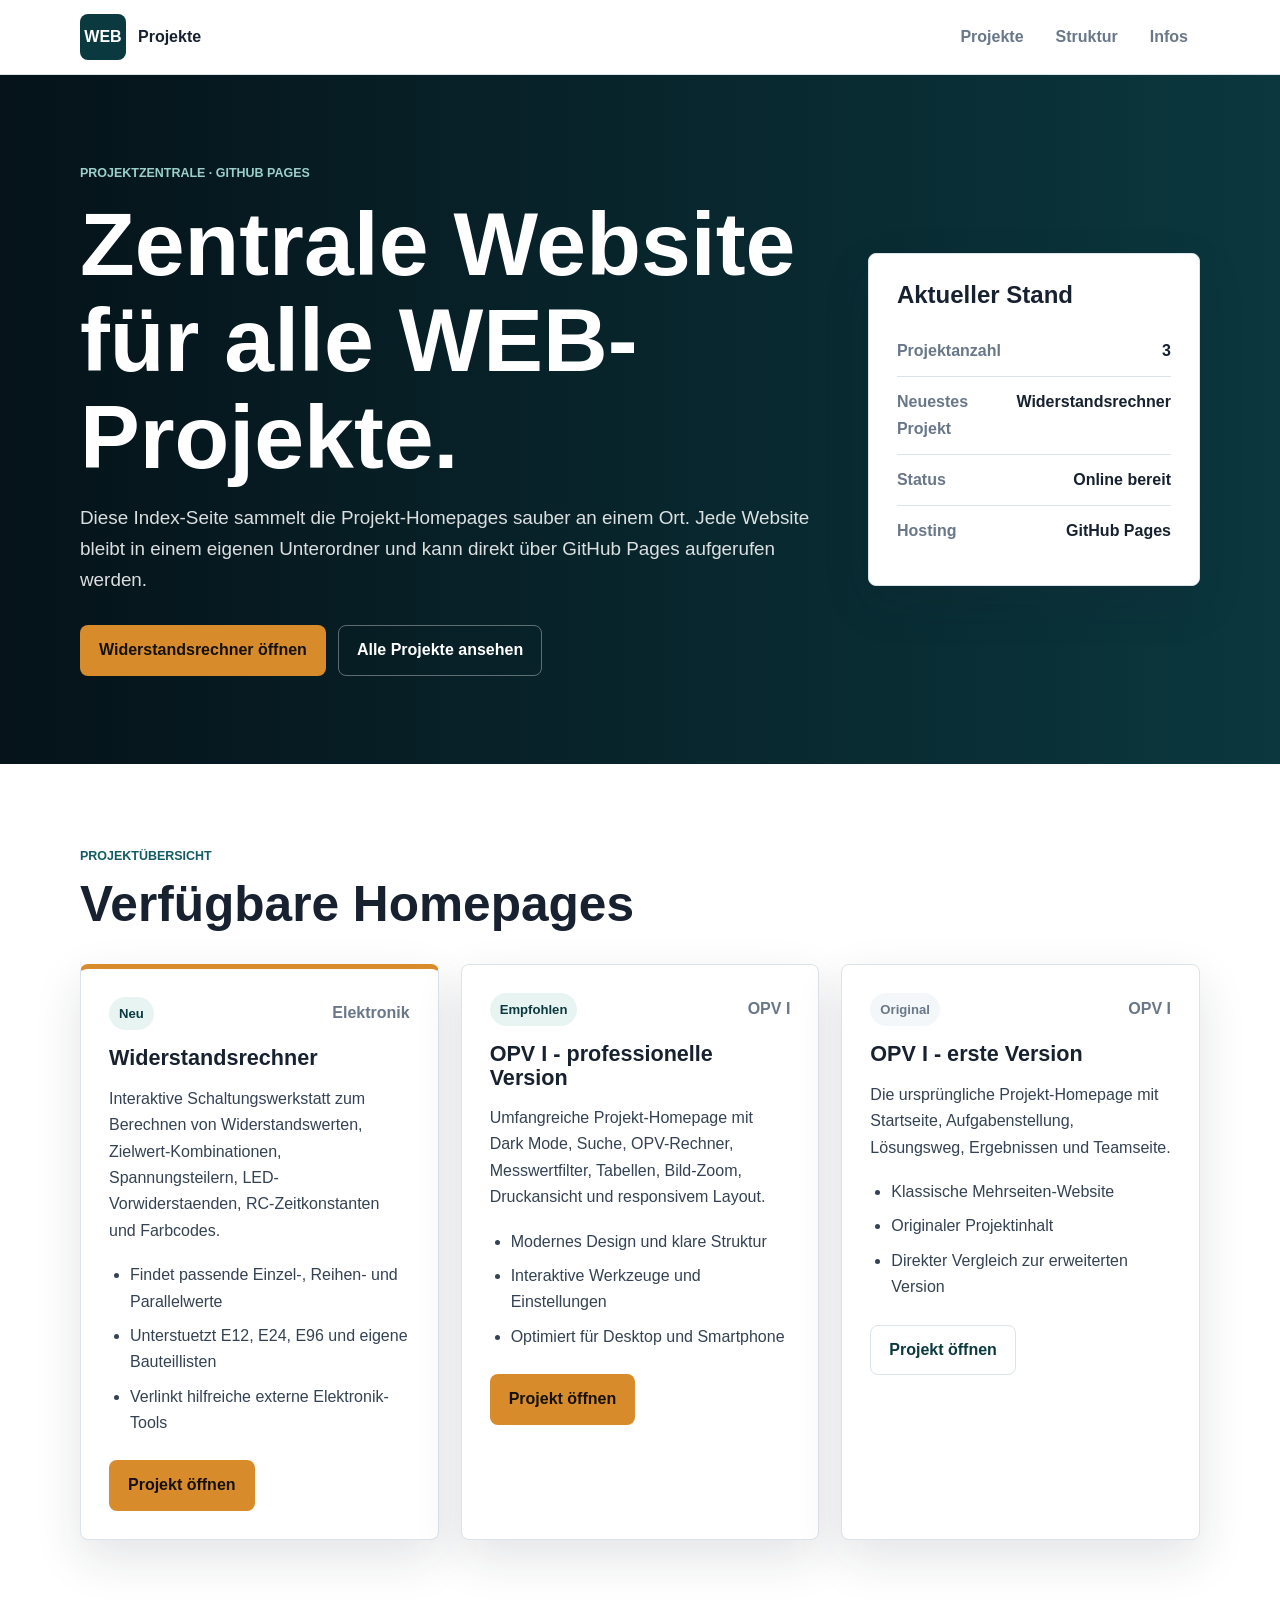
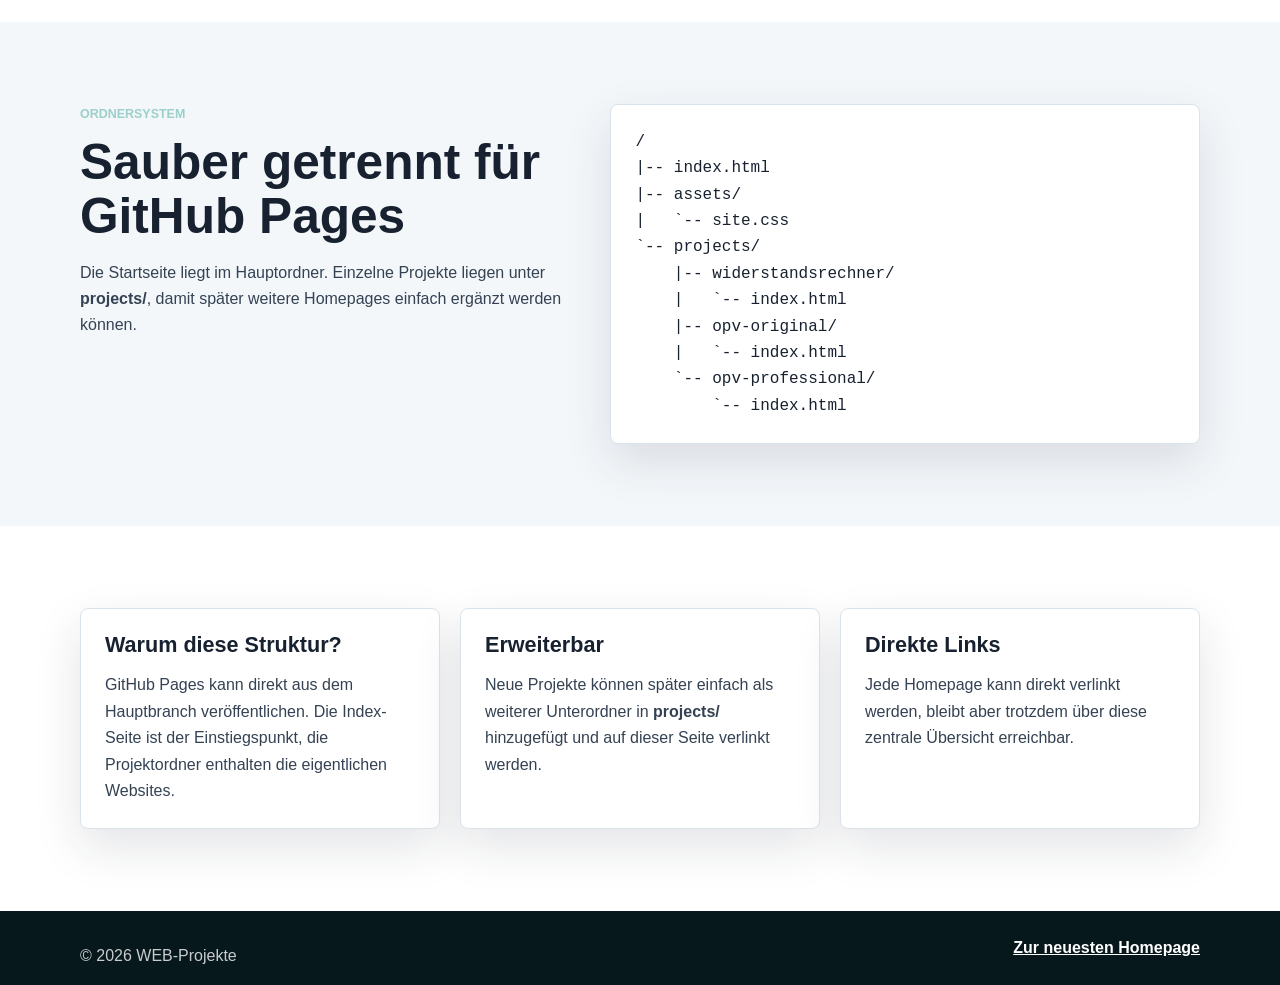
<file: index.html>
<!DOCTYPE html>
<html lang="de">
<head>
    <meta charset="UTF-8">
    <meta name="viewport" content="width=device-width, initial-scale=1.0">
    <meta name="description" content="Zentrale Index-Website fuer WEB-Projekte mit Zugriff auf alle Projekt-Homepages.">
    <meta name="theme-color" content="#0b3940">
    <title>WEB-Projekte</title>
    <link rel="stylesheet" href="assets/site.css">
</head>
<body>
    <header class="site-header">
        <div class="container header-inner">
            <a class="brand" href="index.html" aria-label="WEB-Projekte">
                <span>WEB</span>
                <strong>Projekte</strong>
            </a>
            <nav aria-label="Hauptnavigation">
                <a href="#projekte">Projekte</a>
                <a href="#struktur">Struktur</a>
                <a href="#infos">Infos</a>
            </nav>
        </div>
    </header>

    <main>
        <section class="hero">
            <div class="container hero-grid">
                <div>
                    <p class="eyebrow">Projektzentrale &middot; GitHub Pages</p>
                    <h1>Zentrale Website f&uuml;r alle WEB-Projekte.</h1>
                    <p class="lead">
                        Diese Index-Seite sammelt die Projekt-Homepages sauber an einem Ort.
                        Jede Website bleibt in einem eigenen Unterordner und kann direkt &uuml;ber
                        GitHub Pages aufgerufen werden.
                    </p>
                    <div class="hero-actions">
                        <a class="button primary" href="projects/widerstandsrechner/index.html">Widerstandsrechner &ouml;ffnen</a>
                        <a class="button secondary" href="#projekte">Alle Projekte ansehen</a>
                    </div>
                </div>
                <aside class="hero-panel" aria-label="Projektstatus">
                    <h2>Aktueller Stand</h2>
                    <dl>
                        <div><dt>Projektanzahl</dt><dd>3</dd></div>
                        <div><dt>Neuestes Projekt</dt><dd>Widerstandsrechner</dd></div>
                        <div><dt>Status</dt><dd>Online bereit</dd></div>
                        <div><dt>Hosting</dt><dd>GitHub Pages</dd></div>
                    </dl>
                </aside>
            </div>
        </section>

        <section class="section" id="projekte">
            <div class="container">
                <div class="section-heading">
                    <p class="eyebrow">Projekt&uuml;bersicht</p>
                    <h2>Verf&uuml;gbare Homepages</h2>
                </div>

                <div class="project-grid">
                    <article class="project-card featured">
                        <div class="card-topline">
                            <span class="tag">Neu</span>
                            <span>Elektronik</span>
                        </div>
                        <h3>Widerstandsrechner</h3>
                        <p>
                            Interaktive Schaltungswerkstatt zum Berechnen von Widerstandswerten,
                            Zielwert-Kombinationen, Spannungsteilern, LED-Vorwiderstaenden,
                            RC-Zeitkonstanten und Farbcodes.
                        </p>
                        <ul>
                            <li>Findet passende Einzel-, Reihen- und Parallelwerte</li>
                            <li>Unterstuetzt E12, E24, E96 und eigene Bauteillisten</li>
                            <li>Verlinkt hilfreiche externe Elektronik-Tools</li>
                        </ul>
                        <a class="button primary" href="projects/widerstandsrechner/index.html">Projekt &ouml;ffnen</a>
                    </article>

                    <article class="project-card">
                        <div class="card-topline">
                            <span class="tag">Empfohlen</span>
                            <span>OPV I</span>
                        </div>
                        <h3>OPV I - professionelle Version</h3>
                        <p>
                            Umfangreiche Projekt-Homepage mit Dark Mode, Suche, OPV-Rechner,
                            Messwertfilter, Tabellen, Bild-Zoom, Druckansicht und responsivem Layout.
                        </p>
                        <ul>
                            <li>Modernes Design und klare Struktur</li>
                            <li>Interaktive Werkzeuge und Einstellungen</li>
                            <li>Optimiert f&uuml;r Desktop und Smartphone</li>
                        </ul>
                        <a class="button primary" href="projects/opv-professional/index.html">Projekt &ouml;ffnen</a>
                    </article>

                    <article class="project-card">
                        <div class="card-topline">
                            <span class="tag muted">Original</span>
                            <span>OPV I</span>
                        </div>
                        <h3>OPV I - erste Version</h3>
                        <p>
                            Die urspr&uuml;ngliche Projekt-Homepage mit Startseite, Aufgabenstellung,
                            L&ouml;sungsweg, Ergebnissen und Teamseite.
                        </p>
                        <ul>
                            <li>Klassische Mehrseiten-Website</li>
                            <li>Originaler Projektinhalt</li>
                            <li>Direkter Vergleich zur erweiterten Version</li>
                        </ul>
                        <a class="button secondary-on-light" href="projects/opv-original/index.html">Projekt &ouml;ffnen</a>
                    </article>
                </div>
            </div>
        </section>

        <section class="section section-muted" id="struktur">
            <div class="container split">
                <div>
                    <p class="eyebrow">Ordnersystem</p>
                    <h2>Sauber getrennt f&uuml;r GitHub Pages</h2>
                    <p>
                        Die Startseite liegt im Hauptordner. Einzelne Projekte liegen unter
                        <strong>projects/</strong>, damit sp&auml;ter weitere Homepages einfach
                        erg&auml;nzt werden k&ouml;nnen.
                    </p>
                </div>
                <pre class="folder-tree" aria-label="Ordnerstruktur"><code>/
|-- index.html
|-- assets/
|   `-- site.css
`-- projects/
    |-- widerstandsrechner/
    |   `-- index.html
    |-- opv-original/
    |   `-- index.html
    `-- opv-professional/
        `-- index.html</code></pre>
            </div>
        </section>

        <section class="section" id="infos">
            <div class="container info-grid">
                <article>
                    <h3>Warum diese Struktur?</h3>
                    <p>
                        GitHub Pages kann direkt aus dem Hauptbranch ver&ouml;ffentlichen.
                        Die Index-Seite ist der Einstiegspunkt, die Projektordner enthalten
                        die eigentlichen Websites.
                    </p>
                </article>
                <article>
                    <h3>Erweiterbar</h3>
                    <p>
                        Neue Projekte k&ouml;nnen sp&auml;ter einfach als weiterer Unterordner in
                        <strong>projects/</strong> hinzugef&uuml;gt und auf dieser Seite verlinkt werden.
                    </p>
                </article>
                <article>
                    <h3>Direkte Links</h3>
                    <p>
                        Jede Homepage kann direkt verlinkt werden, bleibt aber trotzdem &uuml;ber
                        diese zentrale &Uuml;bersicht erreichbar.
                    </p>
                </article>
            </div>
        </section>
    </main>

    <footer class="site-footer">
        <div class="container footer-inner">
            <p>&copy; 2026 WEB-Projekte</p>
            <a href="projects/widerstandsrechner/index.html">Zur neuesten Homepage</a>
        </div>
    </footer>
</body>
</html>
</file>
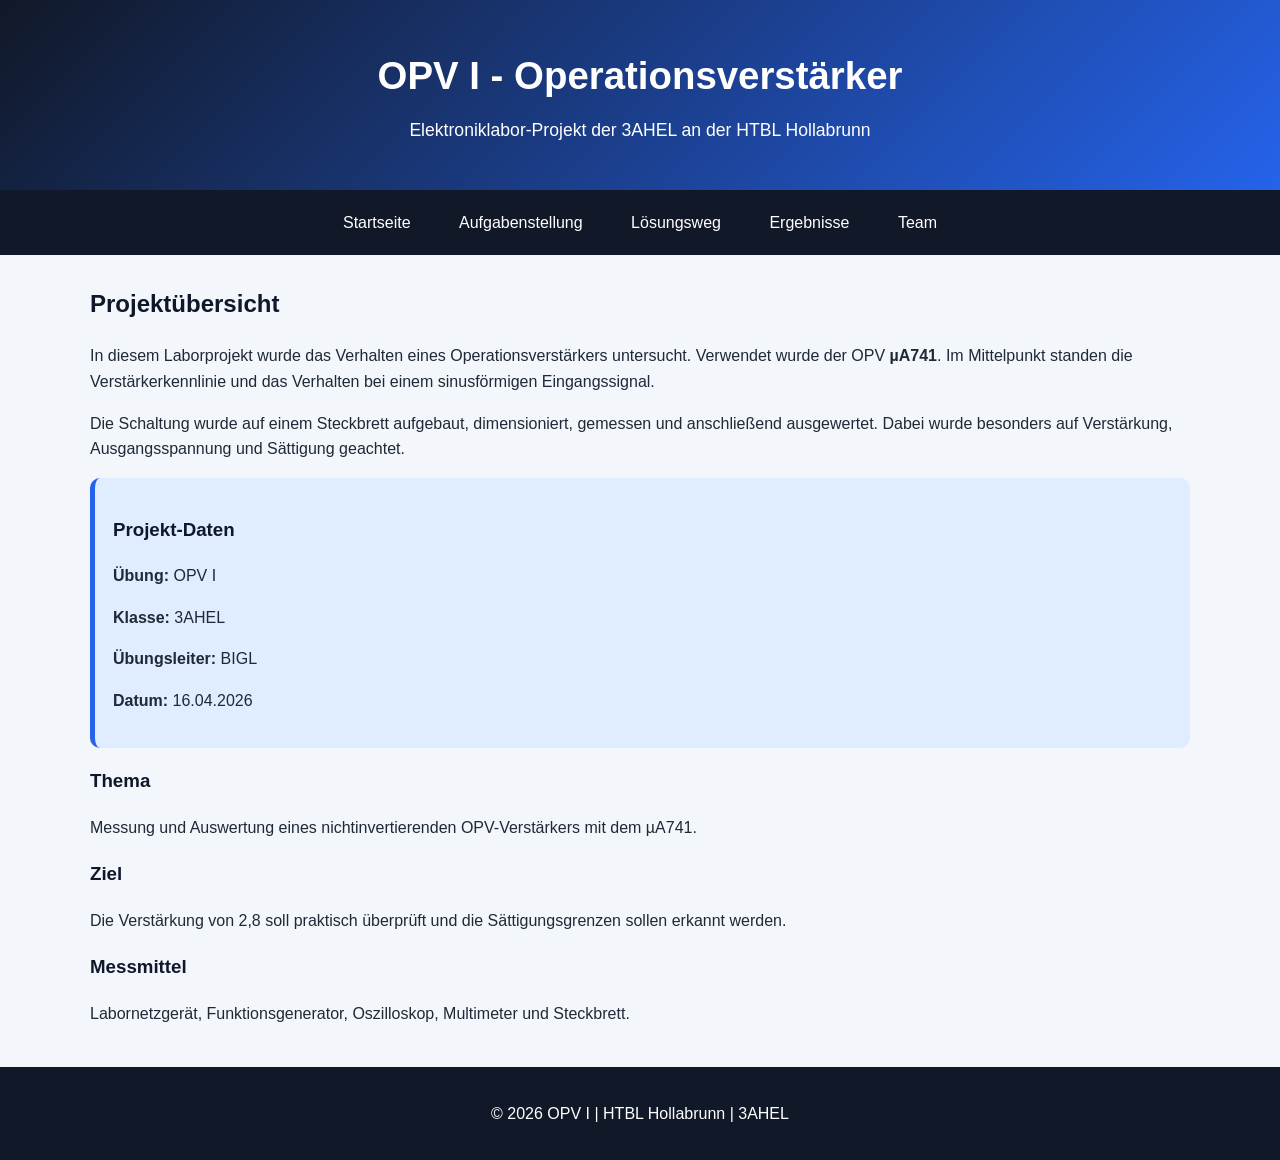
<file: projects/opv-original/index.html>
﻿<!DOCTYPE html>
<html lang="de">
<head>
    <meta charset="UTF-8">
    <meta name="viewport" content="width=device-width, initial-scale=1.0">
    <title>Startseite | OPV I</title>
    <link rel="stylesheet" href="css/style.css">
</head>
<body>
    <header>
        <h1>OPV I - Operationsverstärker</h1>
        <p>Elektroniklabor-Projekt der 3AHEL an der HTBL Hollabrunn</p>
    </header>

    <nav>
        <a href="index.html">Startseite</a>
        <a href="aufgabenstellung.html">Aufgabenstellung</a>
        <a href="loesungsweg.html">Lösungsweg</a>
        <a href="ergebnisse.html">Ergebnisse</a>
        <a href="team.html">Team</a>
    </nav>

    <main>
        <section>
            <div>
                <h2>Projektübersicht</h2>
                <p>
                    In diesem Laborprojekt wurde das Verhalten eines Operationsverstärkers untersucht.
                    Verwendet wurde der OPV <strong>µA741</strong>. Im Mittelpunkt standen die Verstärkerkennlinie
                    und das Verhalten bei einem sinusförmigen Eingangssignal.
                </p>
                <p>
                    Die Schaltung wurde auf einem Steckbrett aufgebaut, dimensioniert, gemessen und anschließend
                    ausgewertet. Dabei wurde besonders auf Verstärkung, Ausgangsspannung und Sättigung geachtet.
                </p>
            </div>
            <div class="info-box">
                <h3>Projekt-Daten</h3>
                <p><strong>Übung:</strong> OPV I</p>
                <p><strong>Klasse:</strong> 3AHEL</p>
                <p><strong>Übungsleiter:</strong> BIGL</p>
                <p><strong>Datum:</strong> 16.04.2026</p>
            </div>
        </section>

        <section>
            <article>
                <h3>Thema</h3>
                <p>Messung und Auswertung eines nichtinvertierenden OPV-Verstärkers mit dem µA741.</p>
            </article>
            <article>
                <h3>Ziel</h3>
                <p>Die Verstärkung von 2,8 soll praktisch überprüft und die Sättigungsgrenzen sollen erkannt werden.</p>
            </article>
            <article>
                <h3>Messmittel</h3>
                <p>Labornetzgerät, Funktionsgenerator, Oszilloskop, Multimeter und Steckbrett.</p>
            </article>
        </section>
    </main>

    <footer>
        <p>&copy; 2026 OPV I | HTBL Hollabrunn | 3AHEL</p>
    </footer>
</body>
</html>
</file>
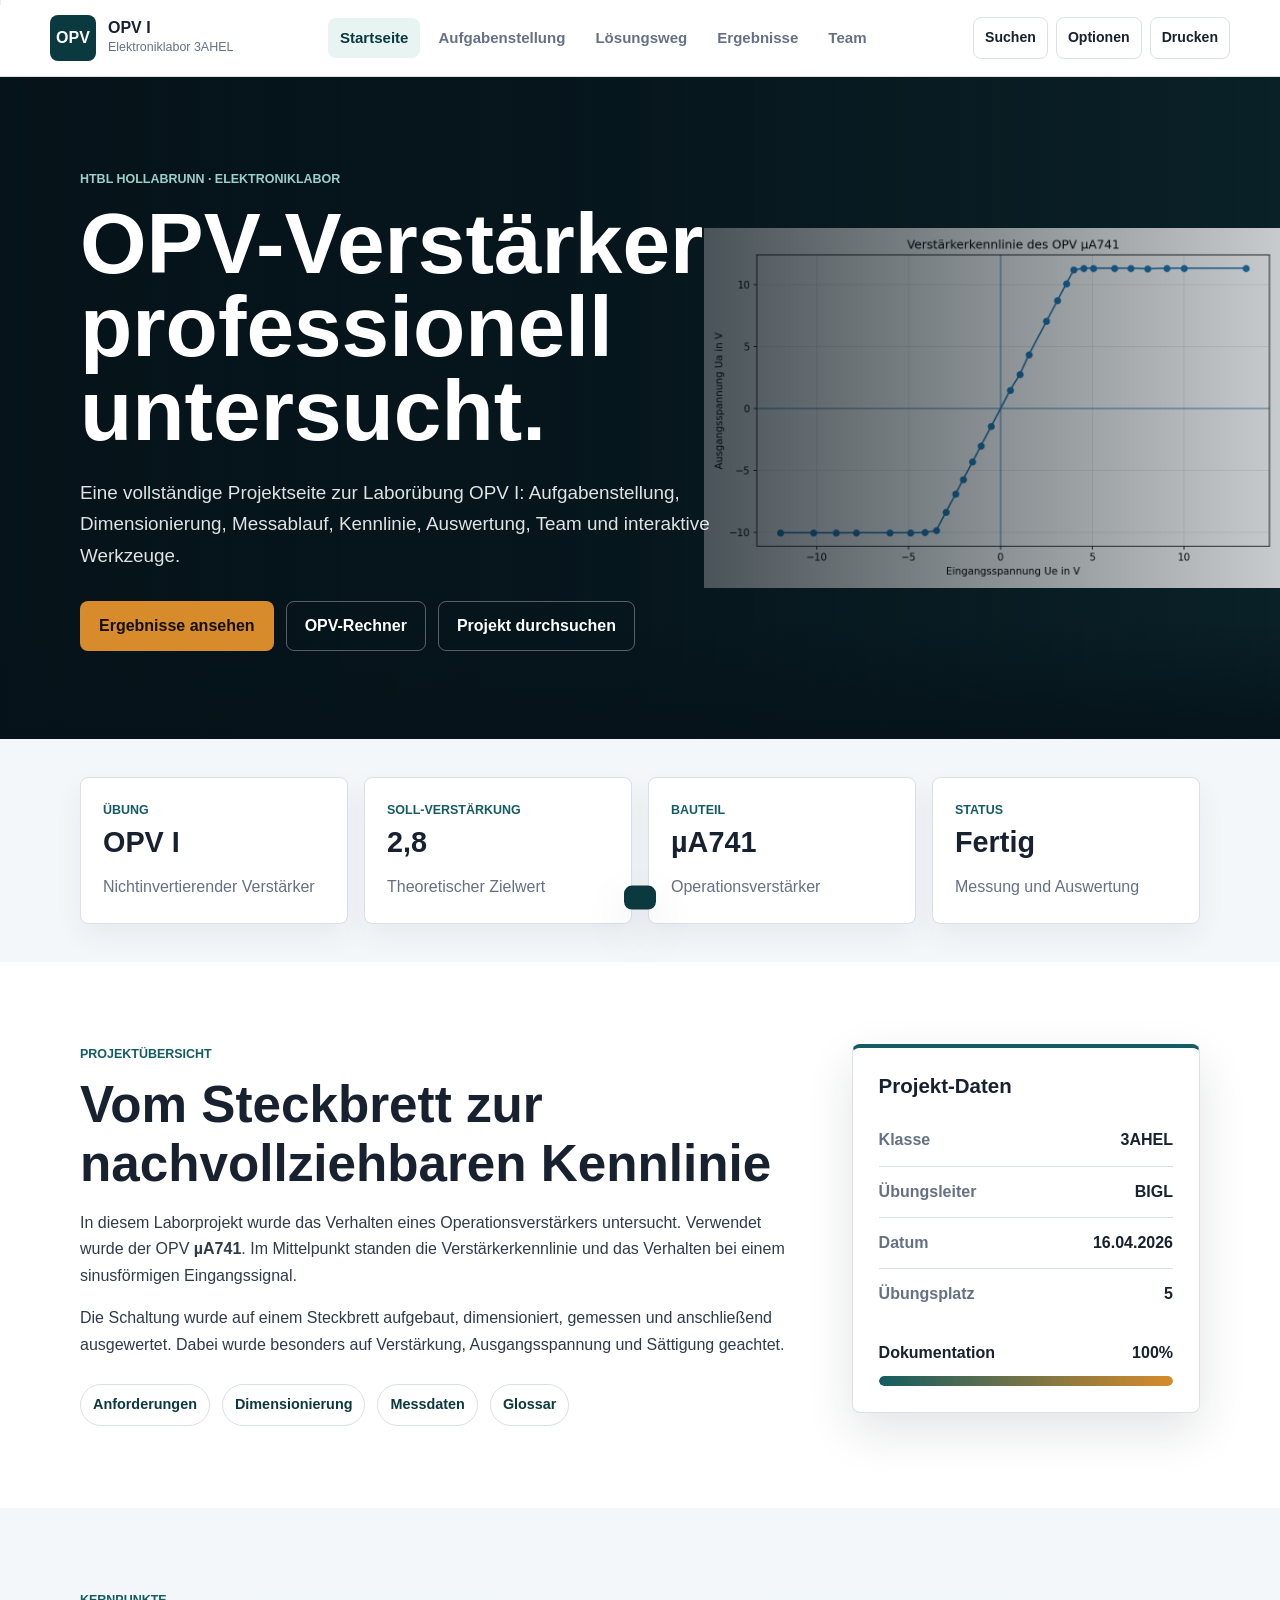
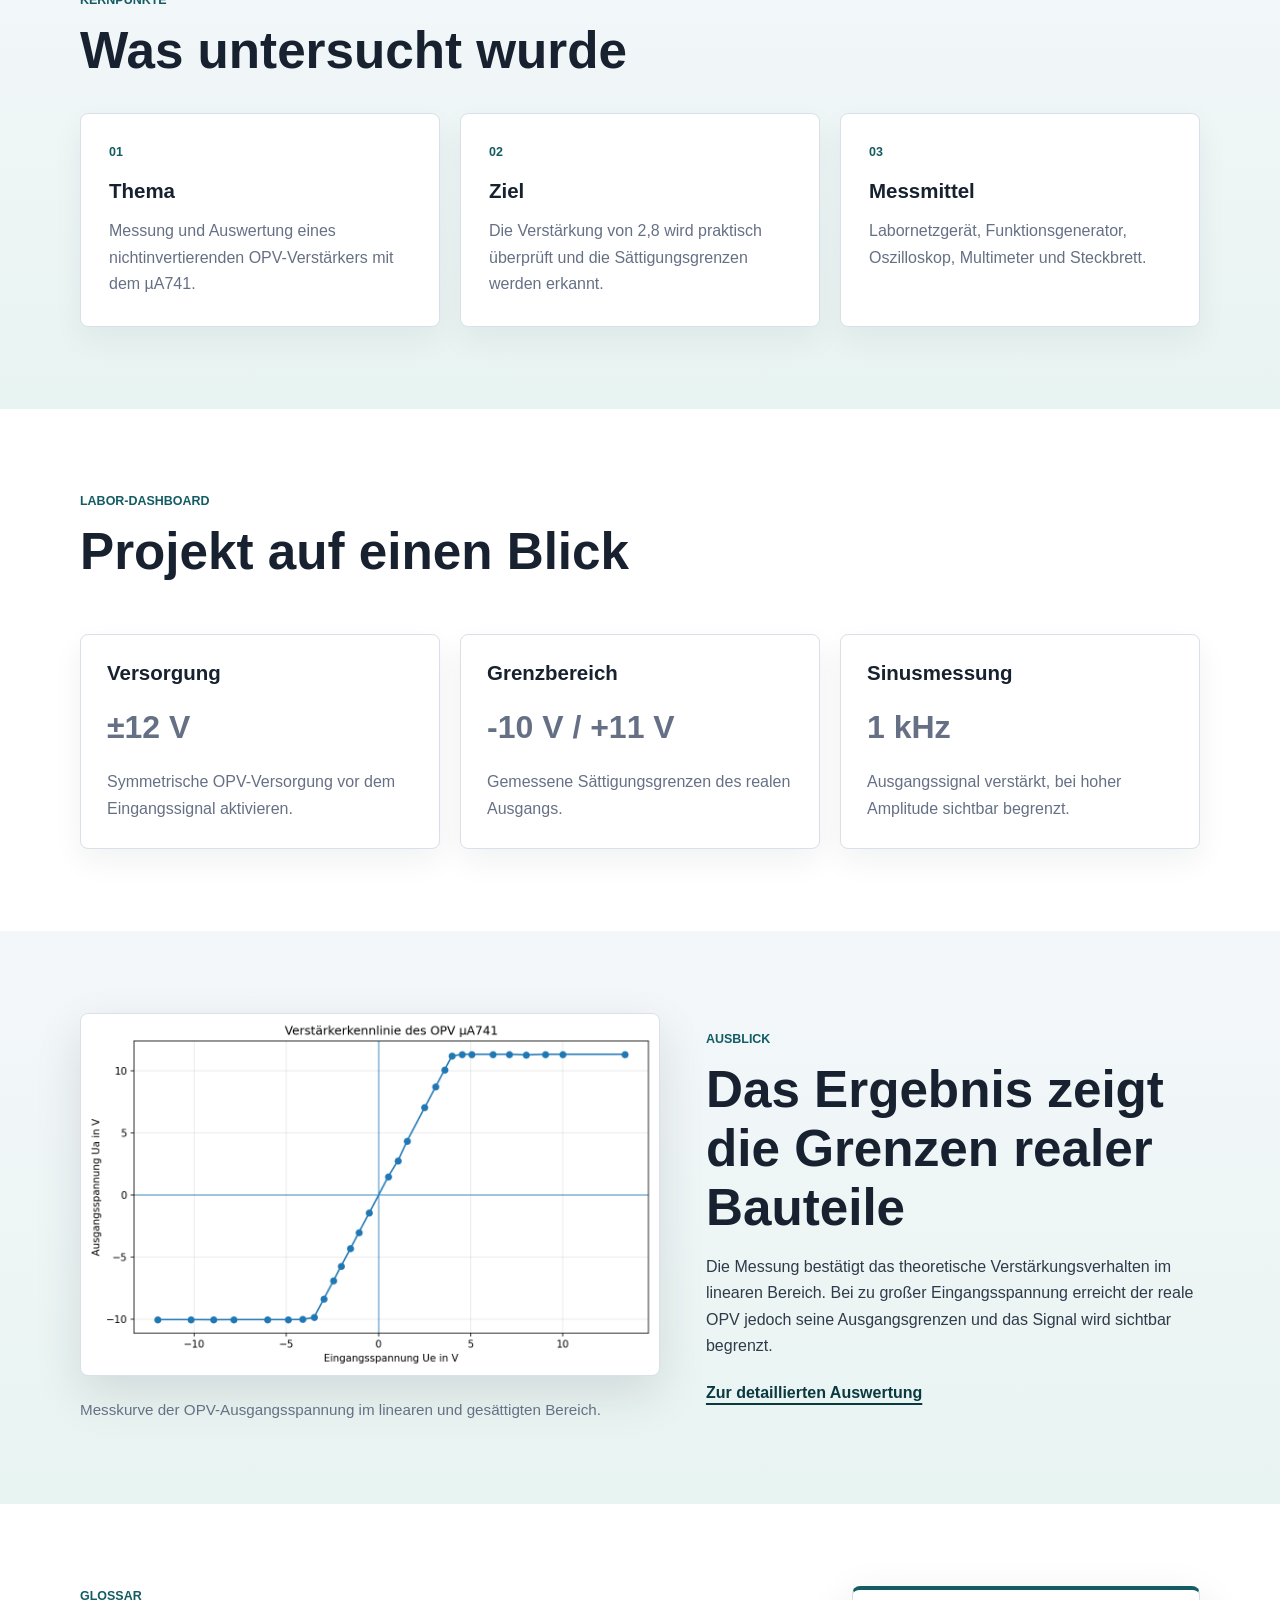
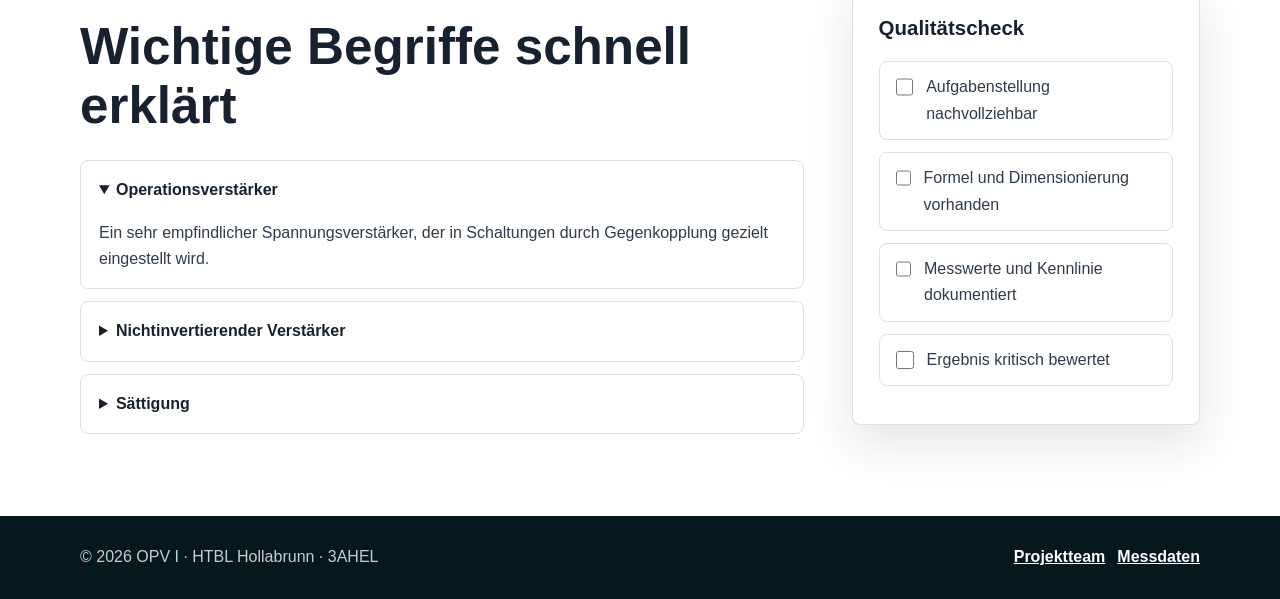
<file: projects/opv-professional/index.html>
<!DOCTYPE html>
<html lang="de">
<head>
    <meta charset="UTF-8">
    <meta name="viewport" content="width=device-width, initial-scale=1.0">
    <meta name="description" content="Professionelle Projektseite zur Laboruebung OPV I mit Kennlinie, Auswertung, Rechner und Dokumentation.">
    <meta name="theme-color" content="#0b3940">
    <title>Startseite | OPV I</title>
    <link rel="stylesheet" href="css/style.css">
    <script defer src="js/app.js"></script>
</head>
<body data-page="home">
    <div class="reading-progress" data-reading-progress></div>
    <a class="skip-link" href="#content">Zum Inhalt springen</a>

    <header class="site-header">
        <div class="header-inner">
            <a class="brand" href="index.html" aria-label="OPV I Startseite">
                <span class="brand-mark">OPV</span>
                <span>
                    <strong>OPV I</strong>
                    <small>Elektroniklabor 3AHEL</small>
                </span>
            </a>

            <button class="nav-toggle" type="button" data-nav-toggle aria-expanded="false" aria-controls="site-nav">
                <span></span>
                <span></span>
                <span></span>
                <span class="sr-only">Navigation</span>
            </button>

            <nav class="main-nav" id="site-nav" aria-label="Hauptnavigation">
                <a class="active" href="index.html" aria-current="page">Startseite</a>
                <a href="aufgabenstellung.html">Aufgabenstellung</a>
                <a href="loesungsweg.html">L&ouml;sungsweg</a>
                <a href="ergebnisse.html">Ergebnisse</a>
                <a href="team.html">Team</a>
            </nav>

            <div class="header-actions" aria-label="Seitenwerkzeuge">
                <button class="tool-button" type="button" data-open-search>Suchen</button>
                <button class="tool-button" type="button" data-open-settings>Optionen</button>
                <button class="tool-button print-only-hide" type="button" data-print>Drucken</button>
            </div>
        </div>
    </header>

    <main id="content">
        <section class="hero hero-home">
            <div class="container hero-content">
                <p class="eyebrow">HTBL Hollabrunn &middot; Elektroniklabor</p>
                <h1>
                    <span>OPV-Verst&auml;rker</span>
                    <span>professionell</span>
                    <span>untersucht.</span>
                </h1>
                <p class="lead">
                    Eine vollst&auml;ndige Projektseite zur Labor&uuml;bung OPV&nbsp;I: Aufgabenstellung,
                    Dimensionierung, Messablauf, Kennlinie, Auswertung, Team und interaktive Werkzeuge.
                </p>
                <div class="hero-actions" aria-label="Wichtige Projektlinks">
                    <a class="button primary" href="ergebnisse.html">Ergebnisse ansehen</a>
                    <a class="button secondary" href="loesungsweg.html#opv-rechner">OPV-Rechner</a>
                    <button class="button ghost" type="button" data-open-search>Projekt durchsuchen</button>
                </div>
            </div>
        </section>

        <section class="section section-light compact-section" aria-label="Projektkennzahlen">
            <div class="container metrics-grid">
                <article class="metric-card">
                    <span class="metric-label">&Uuml;bung</span>
                    <strong>OPV I</strong>
                    <p>Nichtinvertierender Verst&auml;rker</p>
                </article>
                <article class="metric-card">
                    <span class="metric-label">Soll-Verst&auml;rkung</span>
                    <strong>2,8</strong>
                    <p>Theoretischer Zielwert</p>
                </article>
                <article class="metric-card">
                    <span class="metric-label">Bauteil</span>
                    <strong>&micro;A741</strong>
                    <p>Operationsverst&auml;rker</p>
                </article>
                <article class="metric-card">
                    <span class="metric-label">Status</span>
                    <strong>Fertig</strong>
                    <p>Messung und Auswertung</p>
                </article>
            </div>
        </section>

        <section class="section">
            <div class="container split-layout">
                <div data-reveal>
                    <p class="eyebrow">Projekt&uuml;bersicht</p>
                    <h2>Vom Steckbrett zur nachvollziehbaren Kennlinie</h2>
                    <p>
                        In diesem Laborprojekt wurde das Verhalten eines Operationsverst&auml;rkers untersucht.
                        Verwendet wurde der OPV <strong>&micro;A741</strong>. Im Mittelpunkt standen die
                        Verst&auml;rkerkennlinie und das Verhalten bei einem sinusf&ouml;rmigen Eingangssignal.
                    </p>
                    <p>
                        Die Schaltung wurde auf einem Steckbrett aufgebaut, dimensioniert, gemessen und
                        anschlie&szlig;end ausgewertet. Dabei wurde besonders auf Verst&auml;rkung,
                        Ausgangsspannung und S&auml;ttigung geachtet.
                    </p>

                    <div class="quick-links" aria-label="Schnelleinstieg">
                        <a href="aufgabenstellung.html">Anforderungen</a>
                        <a href="loesungsweg.html#opv-rechner">Dimensionierung</a>
                        <a href="ergebnisse.html#messdaten">Messdaten</a>
                        <a href="#glossar">Glossar</a>
                    </div>
                </div>

                <aside class="data-panel status-panel" aria-label="Projektdaten" data-reveal>
                    <h3>Projekt-Daten</h3>
                    <dl>
                        <div>
                            <dt>Klasse</dt>
                            <dd>3AHEL</dd>
                        </div>
                        <div>
                            <dt>&Uuml;bungsleiter</dt>
                            <dd>BIGL</dd>
                        </div>
                        <div>
                            <dt>Datum</dt>
                            <dd>16.04.2026</dd>
                        </div>
                        <div>
                            <dt>&Uuml;bungsplatz</dt>
                            <dd>5</dd>
                        </div>
                    </dl>
                    <div class="progress-card">
                        <div class="progress-row">
                            <span>Dokumentation</span>
                            <strong>100%</strong>
                        </div>
                        <div class="progress-track" aria-hidden="true"><span style="width:100%"></span></div>
                    </div>
                </aside>
            </div>
        </section>

        <section class="section section-muted">
            <div class="container">
                <div class="section-heading" data-reveal>
                    <p class="eyebrow">Kernpunkte</p>
                    <h2>Was untersucht wurde</h2>
                </div>

                <div class="feature-grid">
                    <article class="feature-card" data-reveal>
                        <span class="feature-number">01</span>
                        <h3>Thema</h3>
                        <p>Messung und Auswertung eines nichtinvertierenden OPV-Verst&auml;rkers mit dem &micro;A741.</p>
                    </article>
                    <article class="feature-card" data-reveal>
                        <span class="feature-number">02</span>
                        <h3>Ziel</h3>
                        <p>Die Verst&auml;rkung von 2,8 wird praktisch &uuml;berpr&uuml;ft und die S&auml;ttigungsgrenzen werden erkannt.</p>
                    </article>
                    <article class="feature-card" data-reveal>
                        <span class="feature-number">03</span>
                        <h3>Messmittel</h3>
                        <p>Labornetzger&auml;t, Funktionsgenerator, Oszilloskop, Multimeter und Steckbrett.</p>
                    </article>
                </div>
            </div>
        </section>

        <section class="section">
            <div class="container dashboard-grid">
                <div class="section-heading" data-reveal>
                    <p class="eyebrow">Labor-Dashboard</p>
                    <h2>Projekt auf einen Blick</h2>
                </div>

                <article class="dashboard-card" data-reveal>
                    <h3>Versorgung</h3>
                    <p class="large-value">&plusmn;12 V</p>
                    <p>Symmetrische OPV-Versorgung vor dem Eingangssignal aktivieren.</p>
                </article>
                <article class="dashboard-card" data-reveal>
                    <h3>Grenzbereich</h3>
                    <p class="large-value">-10 V / +11 V</p>
                    <p>Gemessene S&auml;ttigungsgrenzen des realen Ausgangs.</p>
                </article>
                <article class="dashboard-card" data-reveal>
                    <h3>Sinusmessung</h3>
                    <p class="large-value">1 kHz</p>
                    <p>Ausgangssignal verst&auml;rkt, bei hoher Amplitude sichtbar begrenzt.</p>
                </article>
            </div>
        </section>

        <section class="section section-muted">
            <div class="container image-feature">
                <figure data-reveal>
                    <button class="image-zoom" type="button" data-zoom-image="img/kennlinie_opv.png" data-zoom-alt="Kennlinie des OPV &micro;A741">
                        <img src="img/kennlinie_opv.png" alt="Kennlinie des OPV &micro;A741">
                    </button>
                    <figcaption>Messkurve der OPV-Ausgangsspannung im linearen und ges&auml;ttigten Bereich.</figcaption>
                </figure>
                <div data-reveal>
                    <p class="eyebrow">Ausblick</p>
                    <h2>Das Ergebnis zeigt die Grenzen realer Bauteile</h2>
                    <p>
                        Die Messung best&auml;tigt das theoretische Verst&auml;rkungsverhalten im linearen Bereich.
                        Bei zu gro&szlig;er Eingangsspannung erreicht der reale OPV jedoch seine
                        Ausgangsgrenzen und das Signal wird sichtbar begrenzt.
                    </p>
                    <a class="text-link" href="ergebnisse.html">Zur detaillierten Auswertung</a>
                </div>
            </div>
        </section>

        <section class="section" id="glossar">
            <div class="container split-layout">
                <div data-reveal>
                    <p class="eyebrow">Glossar</p>
                    <h2>Wichtige Begriffe schnell erkl&auml;rt</h2>
                    <div class="accordion" data-accordion>
                        <details open>
                            <summary>Operationsverst&auml;rker</summary>
                            <p>Ein sehr empfindlicher Spannungsverst&auml;rker, der in Schaltungen durch Gegenkopplung gezielt eingestellt wird.</p>
                        </details>
                        <details>
                            <summary>Nichtinvertierender Verst&auml;rker</summary>
                            <p>Eine OPV-Grundschaltung, bei der das Ausgangssignal dieselbe Polarität wie das Eingangssignal beh&auml;lt.</p>
                        </details>
                        <details>
                            <summary>S&auml;ttigung</summary>
                            <p>Der Bereich, in dem der OPV die Ausgangsspannung nicht weiter erh&ouml;hen oder verringern kann.</p>
                        </details>
                    </div>
                </div>

                <aside class="data-panel" data-reveal>
                    <h3>Qualit&auml;tscheck</h3>
                    <ul class="interactive-checklist" data-checklist="home-quality">
                        <li><label><input type="checkbox"> Aufgabenstellung nachvollziehbar</label></li>
                        <li><label><input type="checkbox"> Formel und Dimensionierung vorhanden</label></li>
                        <li><label><input type="checkbox"> Messwerte und Kennlinie dokumentiert</label></li>
                        <li><label><input type="checkbox"> Ergebnis kritisch bewertet</label></li>
                    </ul>
                </aside>
            </div>
        </section>
    </main>

    <footer class="site-footer">
        <div class="container footer-inner">
            <p>&copy; 2026 OPV I &middot; HTBL Hollabrunn &middot; 3AHEL</p>
            <div class="footer-links">
                <a href="team.html">Projektteam</a>
                <a href="ergebnisse.html#messdaten">Messdaten</a>
            </div>
        </div>
    </footer>
</body>
</html>
</file>
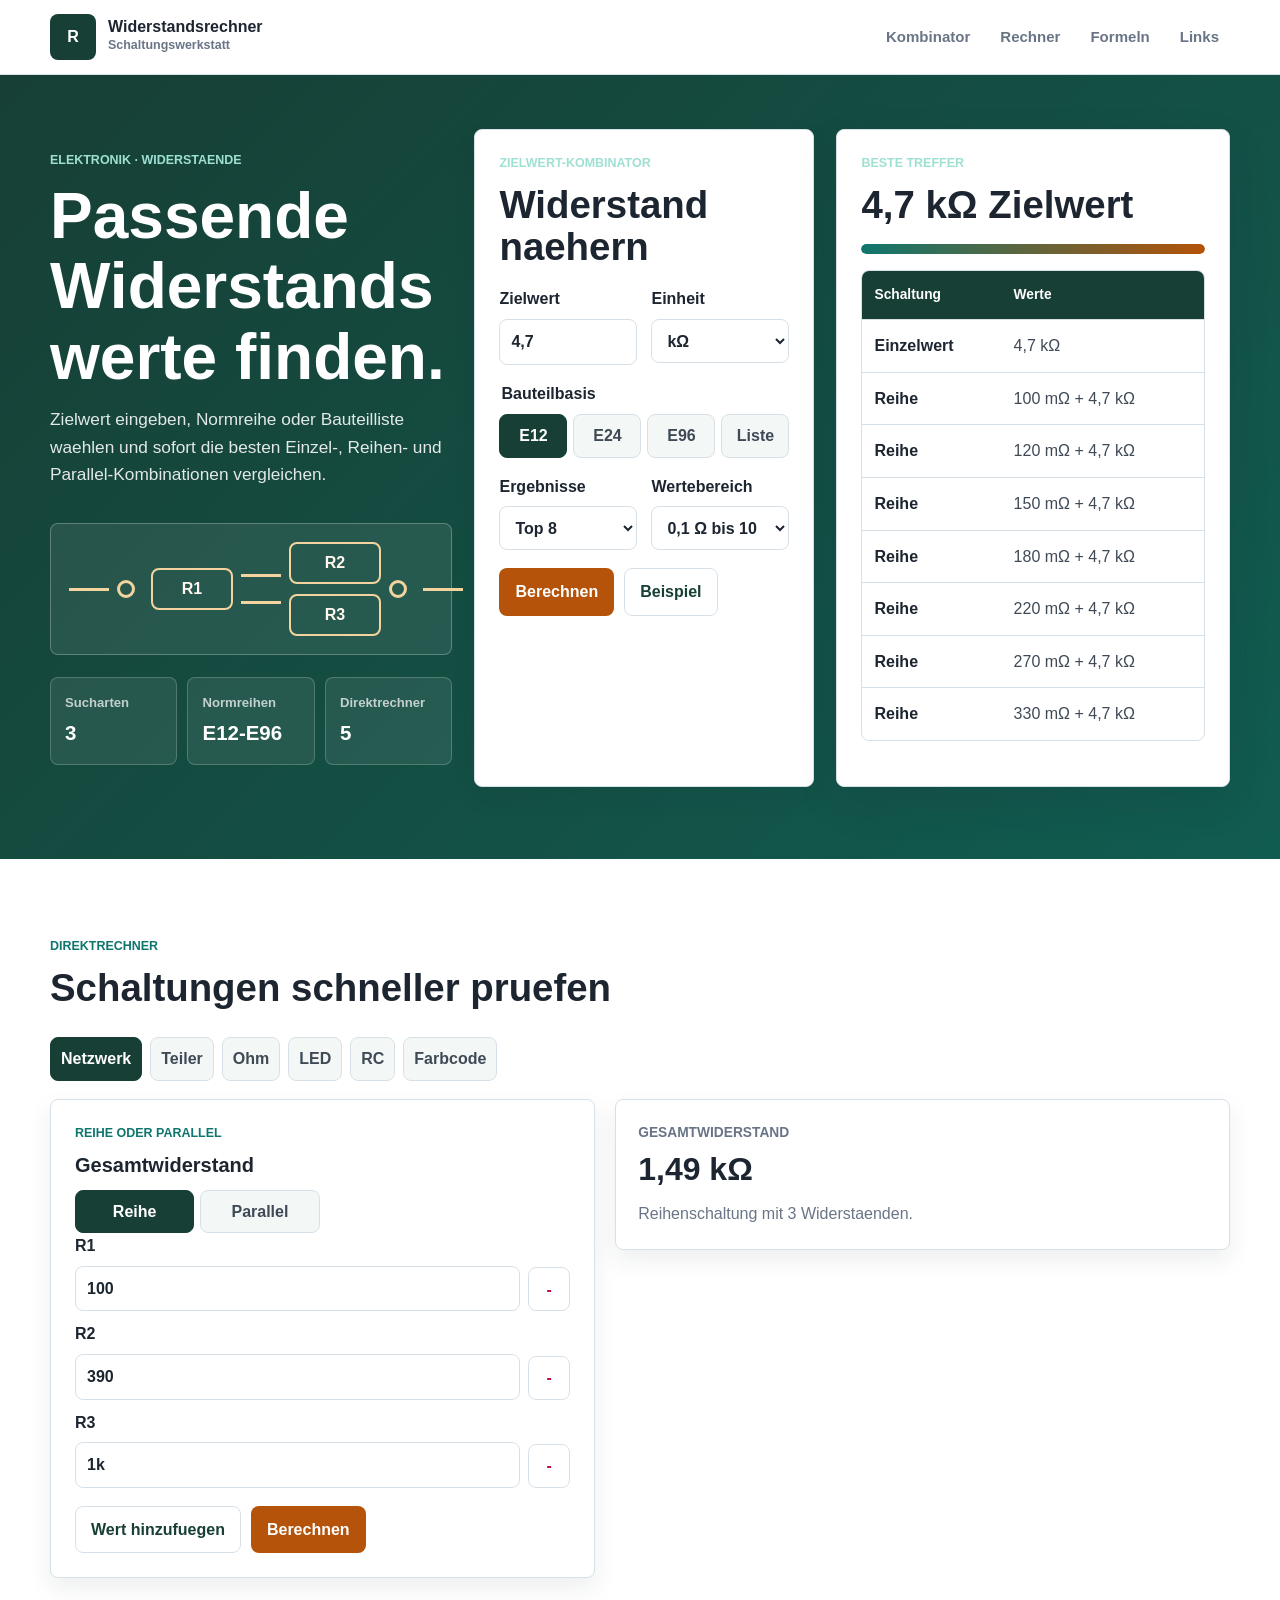
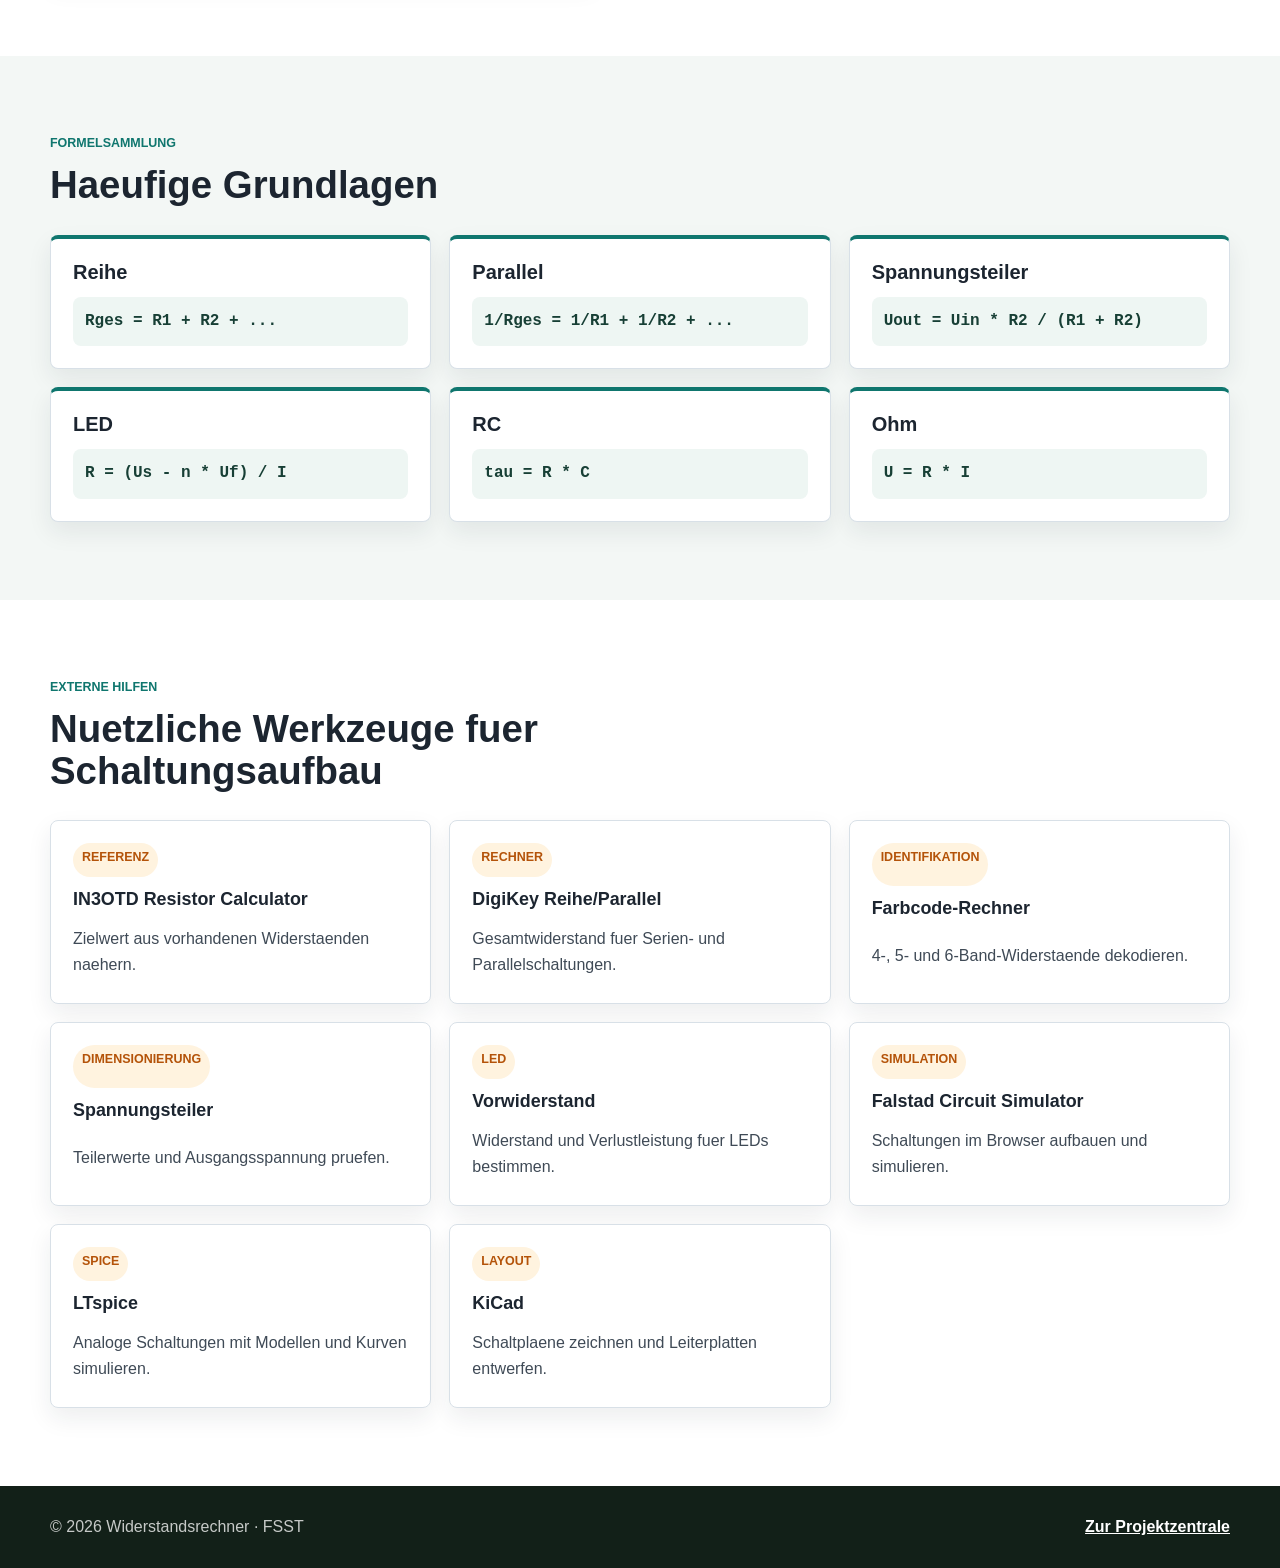
<file: projects/widerstandsrechner/index.html>
<!DOCTYPE html>
<html lang="de">
<head>
    <meta charset="UTF-8">
    <meta name="viewport" content="width=device-width, initial-scale=1.0">
    <meta name="description" content="Interaktive Website zum Berechnen von Widerstandsnetzwerken, Zielwert-Kombinationen, Spannungsteilern, LED-Vorwiderstaenden und RC-Zeitkonstanten.">
    <meta name="theme-color" content="#173f35">
    <title>Widerstandsrechner | Schaltungswerkstatt</title>
    <link rel="stylesheet" href="css/style.css">
    <script defer src="js/app.js"></script>
</head>
<body>
    <a class="skip-link" href="#kombinator">Zum Rechner springen</a>

    <header class="site-header">
        <div class="container header-inner">
            <a class="brand" href="../../index.html" aria-label="Zur Projektzentrale">
                <span class="brand-mark">R</span>
                <span>
                    <strong>Widerstandsrechner</strong>
                    <small>Schaltungswerkstatt</small>
                </span>
            </a>
            <nav aria-label="Seitennavigation">
                <a href="#kombinator">Kombinator</a>
                <a href="#direktrechner">Rechner</a>
                <a href="#formeln">Formeln</a>
                <a href="#links">Links</a>
            </nav>
        </div>
    </header>

    <main>
        <section class="workbench" id="kombinator">
            <div class="container workbench-grid">
                <div class="intro">
                    <p class="eyebrow">Elektronik &middot; Widerstaende</p>
                    <h1>Passende Widerstandswerte finden.</h1>
                    <p class="lead">
                        Zielwert eingeben, Normreihe oder Bauteilliste waehlen und sofort die besten Einzel-,
                        Reihen- und Parallel-Kombinationen vergleichen.
                    </p>

                    <div class="circuit-visual" aria-label="Widerstandsnetzwerk">
                        <div class="rail"></div>
                        <div class="node"></div>
                        <div class="resistor-block">
                            <span>R1</span>
                        </div>
                        <div class="junction">
                            <span></span>
                            <span></span>
                        </div>
                        <div class="parallel">
                            <div>R2</div>
                            <div>R3</div>
                        </div>
                        <div class="node"></div>
                        <div class="rail"></div>
                    </div>

                    <div class="quick-stats" aria-label="Rechnerumfang">
                        <div>
                            <span>Sucharten</span>
                            <strong>3</strong>
                        </div>
                        <div>
                            <span>Normreihen</span>
                            <strong>E12-E96</strong>
                        </div>
                        <div>
                            <span>Direktrechner</span>
                            <strong>5</strong>
                        </div>
                    </div>
                </div>

                <form class="tool-panel target-panel" id="target-form">
                    <div class="panel-heading">
                        <p class="eyebrow">Zielwert-Kombinator</p>
                        <h2>Widerstand naehern</h2>
                    </div>

                    <div class="field-grid two">
                        <label>
                            Zielwert
                            <input id="target-value" type="text" inputmode="decimal" value="4,7" autocomplete="off">
                        </label>
                        <label>
                            Einheit
                            <select id="target-unit">
                                <option value="1">&Omega;</option>
                                <option value="1000" selected>k&Omega;</option>
                                <option value="1000000">M&Omega;</option>
                            </select>
                        </label>
                    </div>

                    <fieldset class="control-group">
                        <legend>Bauteilbasis</legend>
                        <div class="segmented" role="group" aria-label="Bauteilbasis auswaehlen">
                            <button class="active" type="button" data-stock="e12">E12</button>
                            <button type="button" data-stock="e24">E24</button>
                            <button type="button" data-stock="e96">E96</button>
                            <button type="button" data-stock="custom">Liste</button>
                        </div>
                    </fieldset>

                    <div class="field-grid two">
                        <label>
                            Ergebnisse
                            <select id="result-count">
                                <option value="5">Top 5</option>
                                <option value="8" selected>Top 8</option>
                                <option value="12">Top 12</option>
                            </select>
                        </label>
                        <label>
                            Wertebereich
                            <select id="value-range">
                                <option value="0.1:10000000" selected>0,1 &Omega; bis 10 M&Omega;</option>
                                <option value="1:1000000">1 &Omega; bis 1 M&Omega;</option>
                                <option value="10:100000">10 &Omega; bis 100 k&Omega;</option>
                            </select>
                        </label>
                    </div>

                    <label class="custom-field" id="custom-field">
                        Eigene Widerstaende
                        <textarea id="custom-values" rows="4" spellcheck="false" placeholder="100, 220, 330, 1k, 2k2, 4k7, 10k"></textarea>
                    </label>

                    <div class="button-row">
                        <button class="button primary" type="submit">Berechnen</button>
                        <button class="button secondary" id="load-example" type="button">Beispiel</button>
                    </div>
                </form>

                <aside class="result-panel" aria-live="polite">
                    <div class="panel-heading">
                        <p class="eyebrow">Beste Treffer</p>
                        <h2 id="combination-summary">4,7 k&Omega; Zielwert</h2>
                    </div>
                    <div class="result-meter" aria-hidden="true">
                        <span id="result-meter-fill"></span>
                    </div>
                    <div class="table-wrap">
                        <table>
                            <thead>
                                <tr>
                                    <th>Schaltung</th>
                                    <th>Werte</th>
                                    <th>Ergebnis</th>
                                    <th>Fehler</th>
                                </tr>
                            </thead>
                            <tbody id="combination-results"></tbody>
                        </table>
                    </div>
                </aside>
            </div>
        </section>

        <section class="section" id="direktrechner">
            <div class="container">
                <div class="section-heading">
                    <p class="eyebrow">Direktrechner</p>
                    <h2>Schaltungen schneller pruefen</h2>
                </div>

                <div class="tabs">
                    <div class="tab-list" role="tablist" aria-label="Direktrechner auswaehlen">
                        <button class="active" id="tab-network" type="button" role="tab" aria-selected="true" aria-controls="panel-network" data-tab="network">Netzwerk</button>
                        <button id="tab-divider" type="button" role="tab" aria-selected="false" aria-controls="panel-divider" data-tab="divider">Teiler</button>
                        <button id="tab-ohm" type="button" role="tab" aria-selected="false" aria-controls="panel-ohm" data-tab="ohm">Ohm</button>
                        <button id="tab-led" type="button" role="tab" aria-selected="false" aria-controls="panel-led" data-tab="led">LED</button>
                        <button id="tab-rc" type="button" role="tab" aria-selected="false" aria-controls="panel-rc" data-tab="rc">RC</button>
                        <button id="tab-color" type="button" role="tab" aria-selected="false" aria-controls="panel-color" data-tab="color">Farbcode</button>
                    </div>

                    <div class="tab-panels">
                        <section class="tab-panel active" id="panel-network" role="tabpanel" aria-labelledby="tab-network" data-panel="network">
                            <div class="tool-layout">
                                <form class="tool-panel" id="network-form">
                                    <div class="panel-heading small">
                                        <p class="eyebrow">Reihe oder Parallel</p>
                                        <h3>Gesamtwiderstand</h3>
                                    </div>
                                    <div class="segmented" role="group" aria-label="Schaltungsart">
                                        <button class="active" type="button" data-network-mode="series">Reihe</button>
                                        <button type="button" data-network-mode="parallel">Parallel</button>
                                    </div>
                                    <div class="dynamic-list" id="network-values"></div>
                                    <div class="button-row">
                                        <button class="button secondary" id="add-network-value" type="button">Wert hinzufuegen</button>
                                        <button class="button primary" type="submit">Berechnen</button>
                                    </div>
                                </form>
                                <div class="output-card">
                                    <span>Gesamtwiderstand</span>
                                    <strong id="network-result">1,50 k&Omega;</strong>
                                    <p id="network-detail">Reihenschaltung mit 3 Widerstaenden.</p>
                                </div>
                            </div>
                        </section>

                        <section class="tab-panel" id="panel-divider" role="tabpanel" aria-labelledby="tab-divider" data-panel="divider" hidden>
                            <div class="tool-layout">
                                <form class="tool-panel" id="divider-form">
                                    <div class="panel-heading small">
                                        <p class="eyebrow">Spannungsteiler</p>
                                        <h3>Ausgangsspannung</h3>
                                    </div>
                                    <div class="field-grid two">
                                        <label>U<sub>in</sub> in V <input id="divider-vin" type="text" inputmode="decimal" value="5"></label>
                                        <label>R1 <input id="divider-r1" type="text" inputmode="decimal" value="10k"></label>
                                        <label>R2 <input id="divider-r2" type="text" inputmode="decimal" value="4k7"></label>
                                        <label>Last R<sub>L</sub> <input id="divider-load" type="text" inputmode="decimal" placeholder="optional"></label>
                                    </div>
                                </form>
                                <div class="output-grid">
                                    <div class="output-card">
                                        <span>U<sub>out</sub></span>
                                        <strong id="divider-vout">1,60 V</strong>
                                    </div>
                                    <div class="output-card">
                                        <span>Teilerstrom</span>
                                        <strong id="divider-current">0,34 mA</strong>
                                    </div>
                                    <div class="output-card">
                                        <span>Lastanteil</span>
                                        <strong id="divider-load-share">ohne Last</strong>
                                    </div>
                                </div>
                            </div>
                        </section>

                        <section class="tab-panel" id="panel-ohm" role="tabpanel" aria-labelledby="tab-ohm" data-panel="ohm" hidden>
                            <div class="tool-layout">
                                <form class="tool-panel" id="ohm-form">
                                    <div class="panel-heading small">
                                        <p class="eyebrow">Ohmsches Gesetz</p>
                                        <h3>Fehlende Groesse</h3>
                                    </div>
                                    <div class="field-grid two">
                                        <label>Spannung U in V <input id="ohm-v" type="text" inputmode="decimal" value="5"></label>
                                        <label>Strom I in A <input id="ohm-i" type="text" inputmode="decimal" placeholder="leer lassen"></label>
                                        <label>Widerstand R <input id="ohm-r" type="text" inputmode="decimal" value="1k"></label>
                                        <label>Leistung P in W <input id="ohm-p" type="text" inputmode="decimal" placeholder="leer lassen"></label>
                                    </div>
                                </form>
                                <div class="output-grid">
                                    <div class="output-card"><span>U</span><strong id="ohm-out-v">5,00 V</strong></div>
                                    <div class="output-card"><span>I</span><strong id="ohm-out-i">5,00 mA</strong></div>
                                    <div class="output-card"><span>R</span><strong id="ohm-out-r">1,00 k&Omega;</strong></div>
                                    <div class="output-card"><span>P</span><strong id="ohm-out-p">25,00 mW</strong></div>
                                </div>
                            </div>
                        </section>

                        <section class="tab-panel" id="panel-led" role="tabpanel" aria-labelledby="tab-led" data-panel="led" hidden>
                            <div class="tool-layout">
                                <form class="tool-panel" id="led-form">
                                    <div class="panel-heading small">
                                        <p class="eyebrow">LED-Vorwiderstand</p>
                                        <h3>Strom begrenzen</h3>
                                    </div>
                                    <div class="field-grid two">
                                        <label>Versorgung in V <input id="led-vs" type="text" inputmode="decimal" value="5"></label>
                                        <label>LED-Spannung in V <input id="led-vf" type="text" inputmode="decimal" value="2"></label>
                                        <label>LED-Anzahl <input id="led-count" type="number" min="1" step="1" value="1"></label>
                                        <label>Strom in mA <input id="led-current" type="text" inputmode="decimal" value="20"></label>
                                    </div>
                                </form>
                                <div class="output-grid">
                                    <div class="output-card"><span>R</span><strong id="led-resistor">150 &Omega;</strong></div>
                                    <div class="output-card"><span>P</span><strong id="led-power">60,00 mW</strong></div>
                                    <div class="output-card"><span>Naechster E12</span><strong id="led-e12">150 &Omega;</strong></div>
                                </div>
                            </div>
                        </section>

                        <section class="tab-panel" id="panel-rc" role="tabpanel" aria-labelledby="tab-rc" data-panel="rc" hidden>
                            <div class="tool-layout">
                                <form class="tool-panel" id="rc-form">
                                    <div class="panel-heading small">
                                        <p class="eyebrow">RC-Glied</p>
                                        <h3>Zeitkonstante</h3>
                                    </div>
                                    <div class="field-grid two">
                                        <label>R <input id="rc-r" type="text" inputmode="decimal" value="10k"></label>
                                        <label>C <input id="rc-c" type="text" inputmode="decimal" value="100n"></label>
                                    </div>
                                </form>
                                <div class="output-grid">
                                    <div class="output-card"><span>&tau;</span><strong id="rc-tau">1,00 ms</strong></div>
                                    <div class="output-card"><span>5&tau;</span><strong id="rc-5tau">5,00 ms</strong></div>
                                    <div class="output-card"><span>f<sub>c</sub></span><strong id="rc-fc">159,15 Hz</strong></div>
                                </div>
                            </div>
                        </section>

                        <section class="tab-panel" id="panel-color" role="tabpanel" aria-labelledby="tab-color" data-panel="color" hidden>
                            <div class="tool-layout">
                                <form class="tool-panel" id="color-form">
                                    <div class="panel-heading small">
                                        <p class="eyebrow">4-Band-Farbcode</p>
                                        <h3>Wert ablesen</h3>
                                    </div>
                                    <div class="field-grid two">
                                        <label>1. Ring <select id="color-band-1"></select></label>
                                        <label>2. Ring <select id="color-band-2"></select></label>
                                        <label>Multiplikator <select id="color-multiplier"></select></label>
                                        <label>Toleranz <select id="color-tolerance"></select></label>
                                    </div>
                                </form>
                                <div class="color-output">
                                    <div class="resistor-preview" aria-label="Farbcode-Vorschau">
                                        <span></span>
                                        <i id="preview-band-1"></i>
                                        <i id="preview-band-2"></i>
                                        <i id="preview-multiplier"></i>
                                        <i id="preview-tolerance"></i>
                                        <span></span>
                                    </div>
                                    <div class="output-card">
                                        <span>Widerstand</span>
                                        <strong id="color-result">4,70 k&Omega; &plusmn;5%</strong>
                                    </div>
                                </div>
                            </div>
                        </section>
                    </div>
                </div>
            </div>
        </section>

        <section class="section section-muted" id="formeln">
            <div class="container">
                <div class="section-heading">
                    <p class="eyebrow">Formelsammlung</p>
                    <h2>Haeufige Grundlagen</h2>
                </div>
                <div class="formula-grid">
                    <article>
                        <h3>Reihe</h3>
                        <code>Rges = R1 + R2 + ...</code>
                    </article>
                    <article>
                        <h3>Parallel</h3>
                        <code>1/Rges = 1/R1 + 1/R2 + ...</code>
                    </article>
                    <article>
                        <h3>Spannungsteiler</h3>
                        <code>Uout = Uin * R2 / (R1 + R2)</code>
                    </article>
                    <article>
                        <h3>LED</h3>
                        <code>R = (Us - n * Uf) / I</code>
                    </article>
                    <article>
                        <h3>RC</h3>
                        <code>tau = R * C</code>
                    </article>
                    <article>
                        <h3>Ohm</h3>
                        <code>U = R * I</code>
                    </article>
                </div>
            </div>
        </section>

        <section class="section" id="links">
            <div class="container">
                <div class="section-heading">
                    <p class="eyebrow">Externe Hilfen</p>
                    <h2>Nuetzliche Werkzeuge fuer Schaltungsaufbau</h2>
                </div>
                <div class="link-grid">
                    <a class="link-card" href="https://www.qsl.net/in3otd/parallr.html" target="_blank" rel="noopener noreferrer">
                        <span>Referenz</span>
                        <strong>IN3OTD Resistor Calculator</strong>
                        <p>Zielwert aus vorhandenen Widerstaenden naehern.</p>
                    </a>
                    <a class="link-card" href="https://www.digikey.com/en/resources/conversion-calculators/conversion-calculator-parallel-and-series-resistor" target="_blank" rel="noopener noreferrer">
                        <span>Rechner</span>
                        <strong>DigiKey Reihe/Parallel</strong>
                        <p>Gesamtwiderstand fuer Serien- und Parallelschaltungen.</p>
                    </a>
                    <a class="link-card" href="https://www.digikey.com/en/resources/conversion-calculators/simple-page" target="_blank" rel="noopener noreferrer">
                        <span>Identifikation</span>
                        <strong>Farbcode-Rechner</strong>
                        <p>4-, 5- und 6-Band-Widerstaende dekodieren.</p>
                    </a>
                    <a class="link-card" href="https://www.digikey.com/en/resources/conversion-calculators/conversion-calculator-voltage-divider" target="_blank" rel="noopener noreferrer">
                        <span>Dimensionierung</span>
                        <strong>Spannungsteiler</strong>
                        <p>Teilerwerte und Ausgangsspannung pruefen.</p>
                    </a>
                    <a class="link-card" href="https://www.digikey.com/en/resources/conversion-calculators/conversion-calculator-led-series-resistor" target="_blank" rel="noopener noreferrer">
                        <span>LED</span>
                        <strong>Vorwiderstand</strong>
                        <p>Widerstand und Verlustleistung fuer LEDs bestimmen.</p>
                    </a>
                    <a class="link-card" href="https://www.falstad.com/circuit/" target="_blank" rel="noopener noreferrer">
                        <span>Simulation</span>
                        <strong>Falstad Circuit Simulator</strong>
                        <p>Schaltungen im Browser aufbauen und simulieren.</p>
                    </a>
                    <a class="link-card" href="https://www.analog.com/en/resources/design-tools-and-calculators/ltspice-simulator.html" target="_blank" rel="noopener noreferrer">
                        <span>SPICE</span>
                        <strong>LTspice</strong>
                        <p>Analoge Schaltungen mit Modellen und Kurven simulieren.</p>
                    </a>
                    <a class="link-card" href="https://www.kicad.org/" target="_blank" rel="noopener noreferrer">
                        <span>Layout</span>
                        <strong>KiCad</strong>
                        <p>Schaltplaene zeichnen und Leiterplatten entwerfen.</p>
                    </a>
                </div>
            </div>
        </section>
    </main>

    <footer class="site-footer">
        <div class="container footer-inner">
            <p>&copy; 2026 Widerstandsrechner &middot; FSST</p>
            <a href="../../index.html">Zur Projektzentrale</a>
        </div>
    </footer>
</body>
</html>
</file>
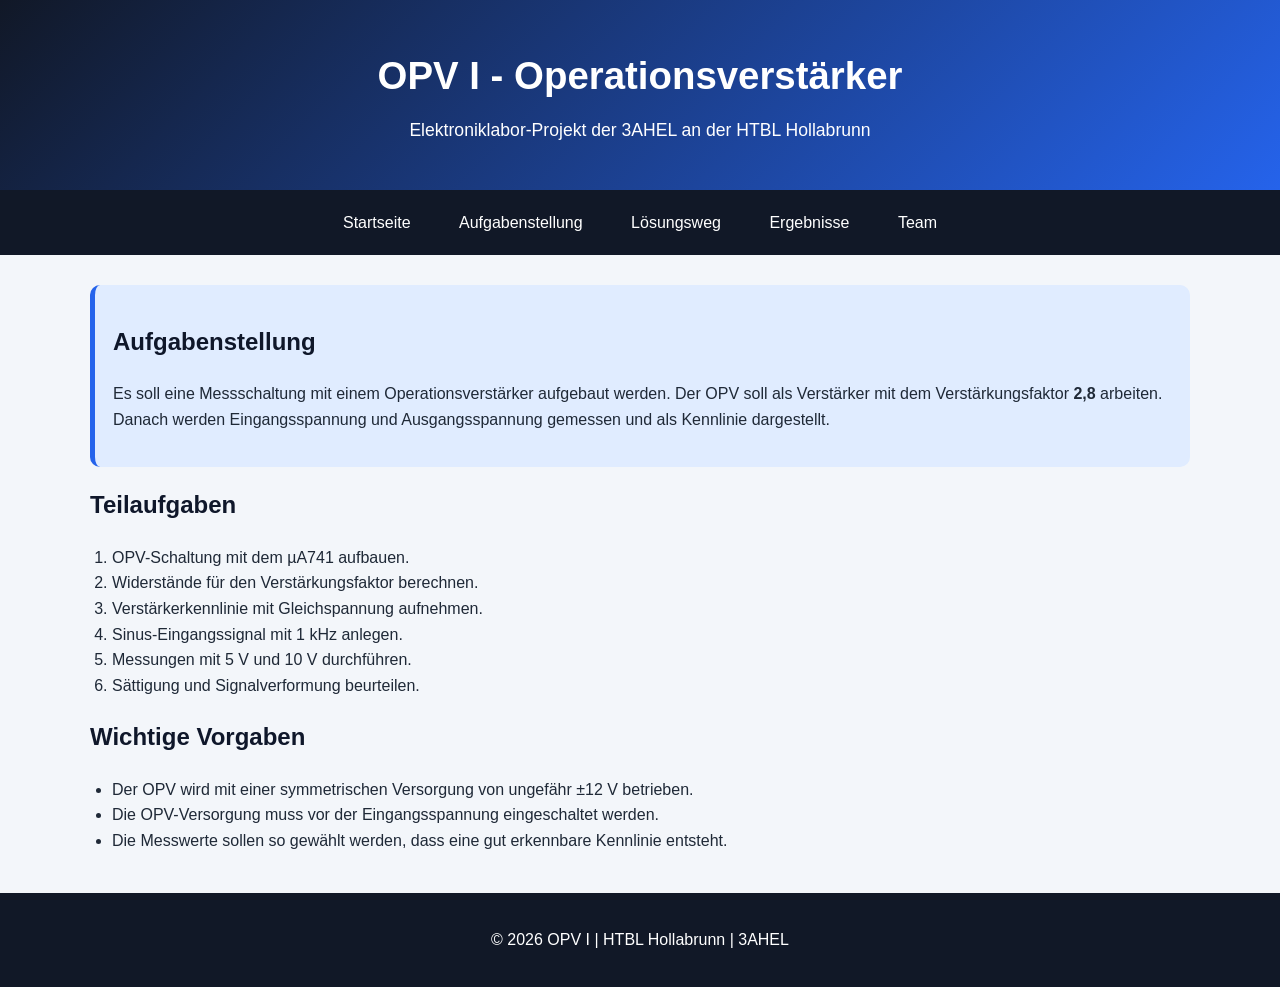
<file: projects/opv-original/aufgabenstellung.html>
﻿<!DOCTYPE html>
<html lang="de">
<head>
    <meta charset="UTF-8">
    <meta name="viewport" content="width=device-width, initial-scale=1.0">
    <title>Aufgabenstellung | OPV I</title>
    <link rel="stylesheet" href="css/style.css">
</head>
<body>
    <header>
        <h1>OPV I - Operationsverstärker</h1>
        <p>Elektroniklabor-Projekt der 3AHEL an der HTBL Hollabrunn</p>
    </header>

    <nav>
        <a href="index.html">Startseite</a>
        <a href="aufgabenstellung.html">Aufgabenstellung</a>
        <a href="loesungsweg.html">Lösungsweg</a>
        <a href="ergebnisse.html">Ergebnisse</a>
        <a href="team.html">Team</a>
    </nav>

    <main>
        <section>
		<div class="info-box">
            <h2>Aufgabenstellung</h2>
            <p>
                Es soll eine Messschaltung mit einem Operationsverstärker aufgebaut werden.
                Der OPV soll als Verstärker mit dem Verstärkungsfaktor <strong>2,8</strong> arbeiten.
                Danach werden Eingangsspannung und Ausgangsspannung gemessen und als Kennlinie dargestellt.
            </p>
		</div>
        </section>

        <section>
            <h2>Teilaufgaben</h2>
            <ol>
                <li>OPV-Schaltung mit dem µA741 aufbauen.</li>
                <li>Widerstände für den Verstärkungsfaktor berechnen.</li>
                <li>Verstärkerkennlinie mit Gleichspannung aufnehmen.</li>
                <li>Sinus-Eingangssignal mit 1 kHz anlegen.</li>
                <li>Messungen mit 5 V und 10 V durchführen.</li>
                <li>Sättigung und Signalverformung beurteilen.</li>
            </ol>
        </section>

        <section>
            <h2>Wichtige Vorgaben</h2>
            <ul>
                <li>Der OPV wird mit einer symmetrischen Versorgung von ungefähr ±12 V betrieben.</li>
                <li>Die OPV-Versorgung muss vor der Eingangsspannung eingeschaltet werden.</li>
                <li>Die Messwerte sollen so gewählt werden, dass eine gut erkennbare Kennlinie entsteht.</li>
            </ul>
        </section>
    </main>

    <footer>
        <p>&copy; 2026 OPV I | HTBL Hollabrunn | 3AHEL</p>
    </footer>
</body>
</html>
</file>
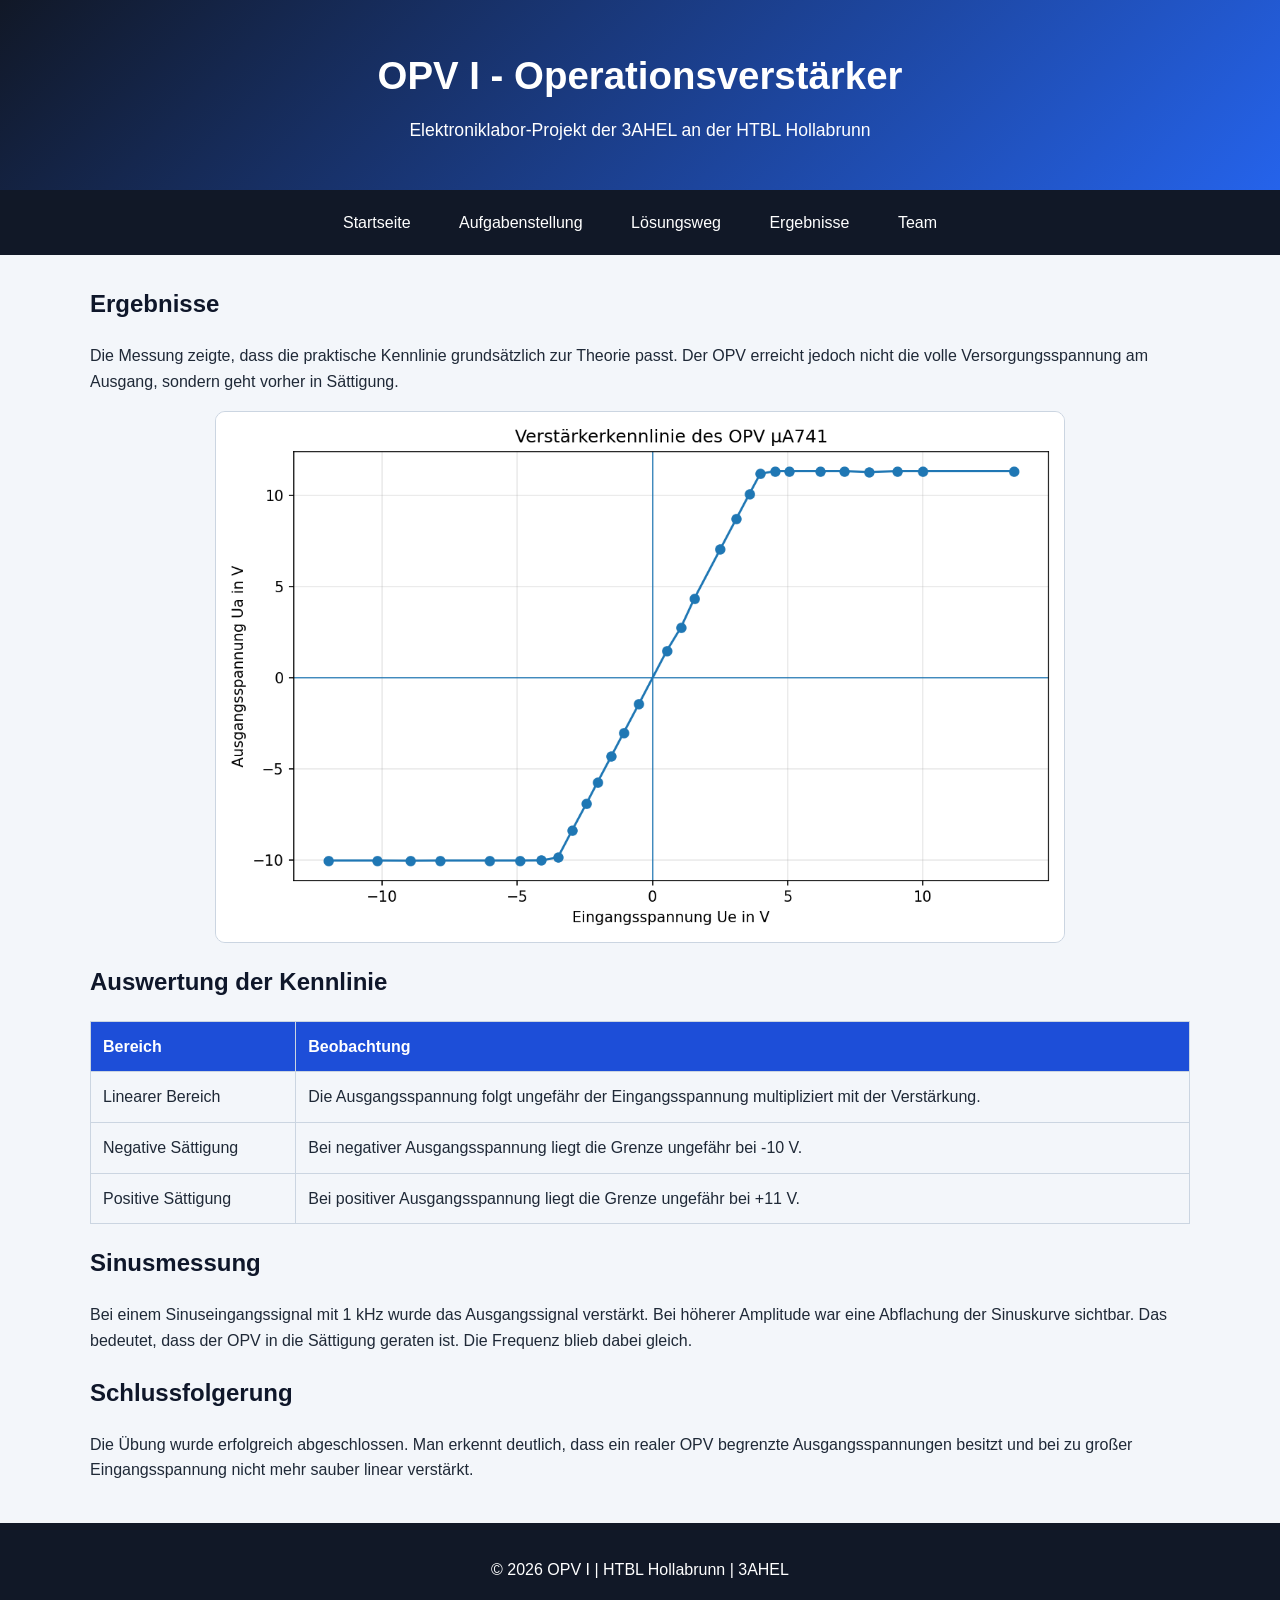
<file: projects/opv-original/ergebnisse.html>
﻿<!DOCTYPE html>
<html lang="de">
<head>
    <meta charset="UTF-8">
    <meta name="viewport" content="width=device-width, initial-scale=1.0">
    <title>Ergebnisse | OPV I</title>
    <link rel="stylesheet" href="css/style.css">
</head>
<body>
    <header>
        <h1>OPV I - Operationsverstärker</h1>
        <p>Elektroniklabor-Projekt der 3AHEL an der HTBL Hollabrunn</p>
    </header>

    <nav>
        <a href="index.html">Startseite</a>
        <a href="aufgabenstellung.html">Aufgabenstellung</a>
        <a href="loesungsweg.html">Lösungsweg</a>
        <a href="ergebnisse.html">Ergebnisse</a>
        <a href="team.html">Team</a>
    </nav>

    <main>
        <section>
            <h2>Ergebnisse</h2>
            <p>
                Die Messung zeigte, dass die praktische Kennlinie grundsätzlich zur Theorie passt.
                Der OPV erreicht jedoch nicht die volle Versorgungsspannung am Ausgang, sondern geht vorher in Sättigung.
            </p>
            <img class="diagramm" src="img/kennlinie_opv.png" alt="Kennlinie des OPV µA741">
        </section>

        <section>
            <h2>Auswertung der Kennlinie</h2>
            <table>
                <tr>
                    <th>Bereich</th>
                    <th>Beobachtung</th>
                </tr>
                <tr>
                    <td>Linearer Bereich</td>
                    <td>Die Ausgangsspannung folgt ungefähr der Eingangsspannung multipliziert mit der Verstärkung.</td>
                </tr>
                <tr>
                    <td>Negative Sättigung</td>
                    <td>Bei negativer Ausgangsspannung liegt die Grenze ungefähr bei -10 V.</td>
                </tr>
                <tr>
                    <td>Positive Sättigung</td>
                    <td>Bei positiver Ausgangsspannung liegt die Grenze ungefähr bei +11 V.</td>
                </tr>
            </table>
        </section>

        <section>
            <h2>Sinusmessung</h2>
            <p>
                Bei einem Sinuseingangssignal mit 1 kHz wurde das Ausgangssignal verstärkt.
                Bei höherer Amplitude war eine Abflachung der Sinuskurve sichtbar. Das bedeutet, dass der OPV in die Sättigung geraten ist.
                Die Frequenz blieb dabei gleich.
            </p>
        </section>

        <section>
            <h2>Schlussfolgerung</h2>
            <p>
                Die Übung wurde erfolgreich abgeschlossen. Man erkennt deutlich, dass ein realer OPV begrenzte
                Ausgangsspannungen besitzt und bei zu großer Eingangsspannung nicht mehr sauber linear verstärkt.
            </p>
        </section>
    </main>

    <footer>
        <p>&copy; 2026 OPV I | HTBL Hollabrunn | 3AHEL</p>
    </footer>
</body>
</html>
</file>
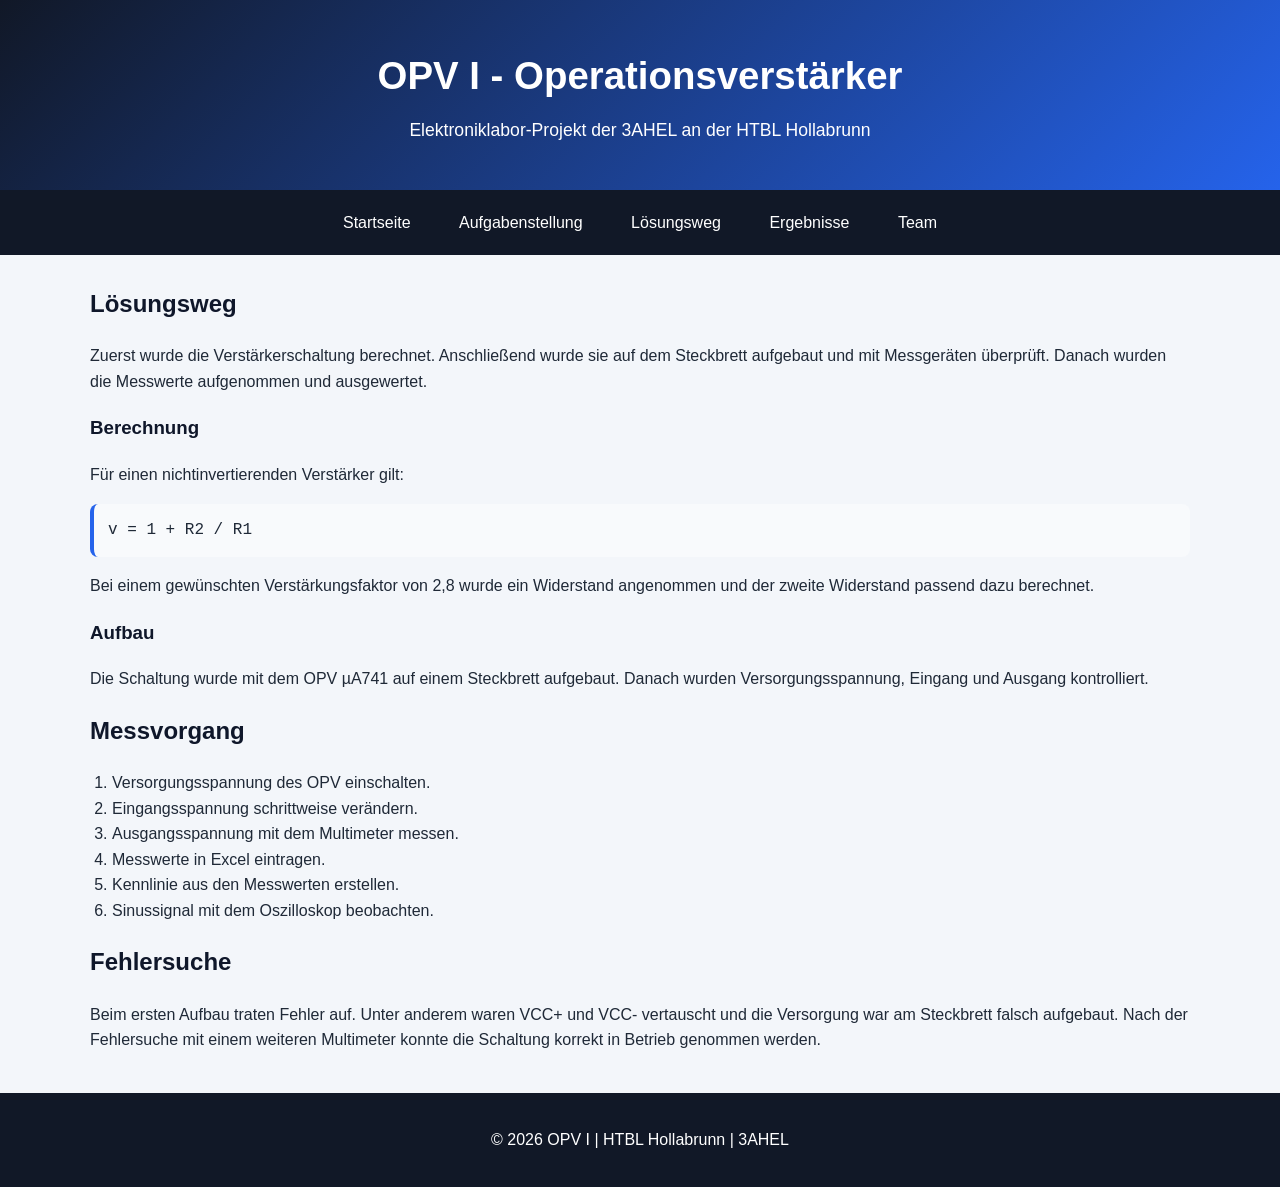
<file: projects/opv-original/loesungsweg.html>
﻿<!DOCTYPE html>
<html lang="de">
<head>
    <meta charset="UTF-8">
    <meta name="viewport" content="width=device-width, initial-scale=1.0">
    <title>Lösungsweg | OPV I</title>
    <link rel="stylesheet" href="css/style.css">
</head>
<body>
    <header>
        <h1>OPV I - Operationsverstärker</h1>
        <p>Elektroniklabor-Projekt der 3AHEL an der HTBL Hollabrunn</p>
    </header>

    <nav>
        <a href="index.html">Startseite</a>
        <a href="aufgabenstellung.html">Aufgabenstellung</a>
        <a href="loesungsweg.html">Lösungsweg</a>
        <a href="ergebnisse.html">Ergebnisse</a>
        <a href="team.html">Team</a>
    </nav>

    <main>
        <section>
            <h2>Lösungsweg</h2>
            <p>
                Zuerst wurde die Verstärkerschaltung berechnet. Anschließend wurde sie auf dem Steckbrett aufgebaut
                und mit Messgeräten überprüft. Danach wurden die Messwerte aufgenommen und ausgewertet.
            </p>
        </section>

        <section>
            <article>
                <h3>Berechnung</h3>
                <p>Für einen nichtinvertierenden Verstärker gilt:</p>
                <p class="formel">v = 1 + R2 / R1</p>
                <p>Bei einem gewünschten Verstärkungsfaktor von 2,8 wurde ein Widerstand angenommen und der zweite Widerstand passend dazu berechnet.</p>
            </article>
            <article>
                <h3>Aufbau</h3>
                <p>Die Schaltung wurde mit dem OPV µA741 auf einem Steckbrett aufgebaut. Danach wurden Versorgungsspannung, Eingang und Ausgang kontrolliert.</p>
            </article>
        </section>

        <section>
            <h2>Messvorgang</h2>
            <ol>
                <li>Versorgungsspannung des OPV einschalten.</li>
                <li>Eingangsspannung schrittweise verändern.</li>
                <li>Ausgangsspannung mit dem Multimeter messen.</li>
                <li>Messwerte in Excel eintragen.</li>
                <li>Kennlinie aus den Messwerten erstellen.</li>
                <li>Sinussignal mit dem Oszilloskop beobachten.</li>
            </ol>
        </section>

        <section>
            <h2>Fehlersuche</h2>
            <p>
                Beim ersten Aufbau traten Fehler auf. Unter anderem waren VCC+ und VCC- vertauscht und die Versorgung
                war am Steckbrett falsch aufgebaut. Nach der Fehlersuche mit einem weiteren Multimeter konnte die
                Schaltung korrekt in Betrieb genommen werden.
            </p>
        </section>
    </main>

    <footer>
        <p>&copy; 2026 OPV I | HTBL Hollabrunn | 3AHEL</p>
    </footer>
</body>
</html>
</file>
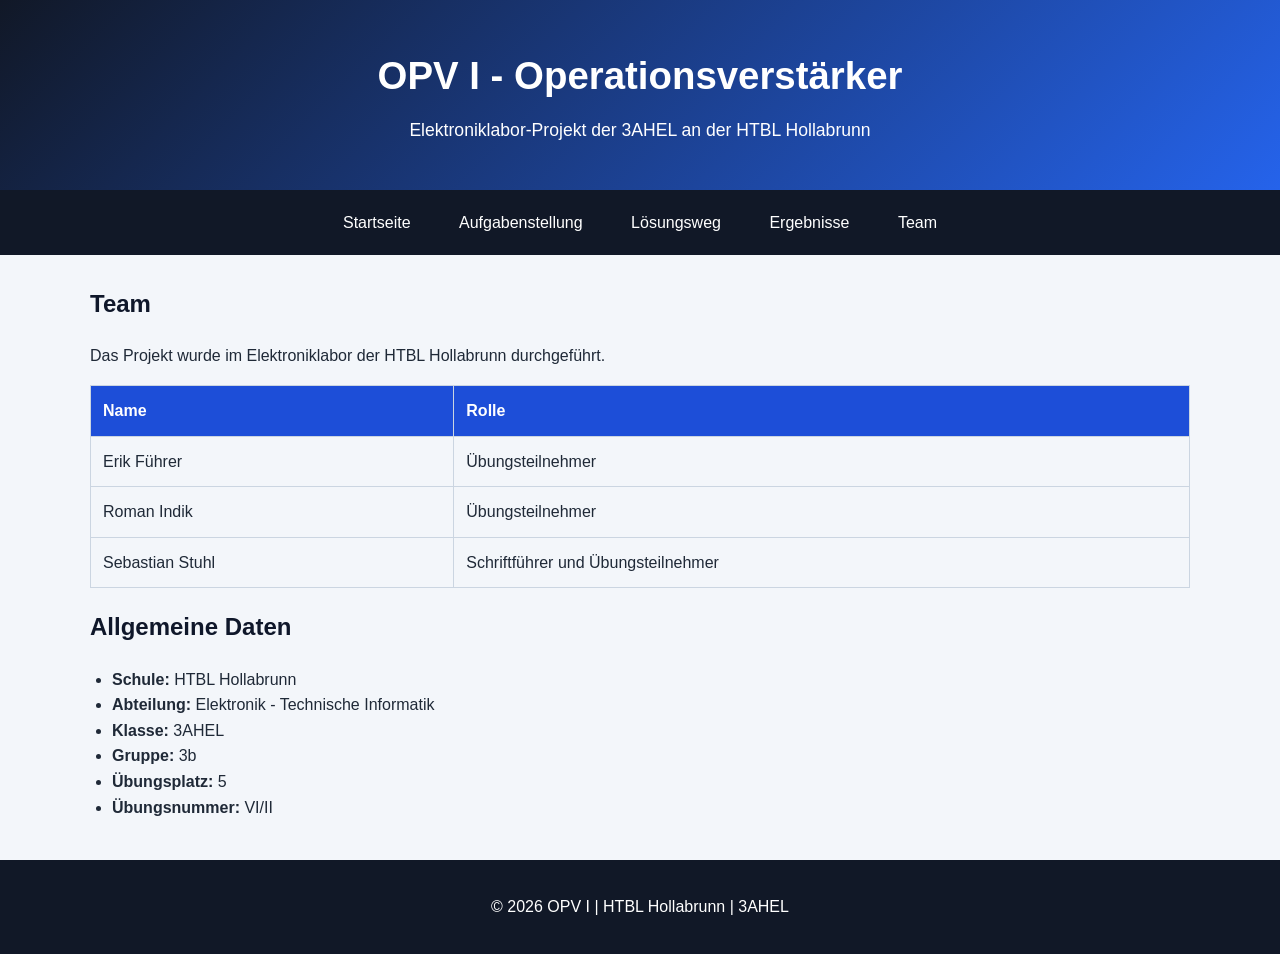
<file: projects/opv-original/team.html>
﻿<!DOCTYPE html>
<html lang="de">
<head>
    <meta charset="UTF-8">
    <meta name="viewport" content="width=device-width, initial-scale=1.0">
    <title>Team | OPV I</title>
    <link rel="stylesheet" href="css/style.css">
</head>
<body>
    <header>
        <h1>OPV I - Operationsverstärker</h1>
        <p>Elektroniklabor-Projekt der 3AHEL an der HTBL Hollabrunn</p>
    </header>

    <nav>
        <a href="index.html">Startseite</a>
        <a href="aufgabenstellung.html">Aufgabenstellung</a>
        <a href="loesungsweg.html">Lösungsweg</a>
        <a href="ergebnisse.html">Ergebnisse</a>
        <a href="team.html">Team</a>
    </nav>

    <main>
        <section>
            <h2>Team</h2>
            <p>Das Projekt wurde im Elektroniklabor der HTBL Hollabrunn durchgeführt.</p>
            <table>
                <tr>
                    <th>Name</th>
                    <th>Rolle</th>
                </tr>
                <tr>
                    <td>Erik Führer</td>
                    <td>Übungsteilnehmer</td>
                </tr>
                <tr>
                    <td>Roman Indik</td>
                    <td>Übungsteilnehmer</td>
                </tr>
                <tr>
                    <td>Sebastian Stuhl</td>
                    <td>Schriftführer und Übungsteilnehmer</td>
                </tr>
            </table>
        </section>

        <section>
            <h2>Allgemeine Daten</h2>
            <ul>
                <li><strong>Schule:</strong> HTBL Hollabrunn</li>
                <li><strong>Abteilung:</strong> Elektronik - Technische Informatik</li>
                <li><strong>Klasse:</strong> 3AHEL</li>
                <li><strong>Gruppe:</strong> 3b</li>
                <li><strong>Übungsplatz:</strong> 5</li>
                <li><strong>Übungsnummer:</strong> VI/II</li>
            </ul>
        </section>
    </main>

    <footer>
        <p>&copy; 2026 OPV I | HTBL Hollabrunn | 3AHEL</p>
    </footer>
</body>
</html>
</file>
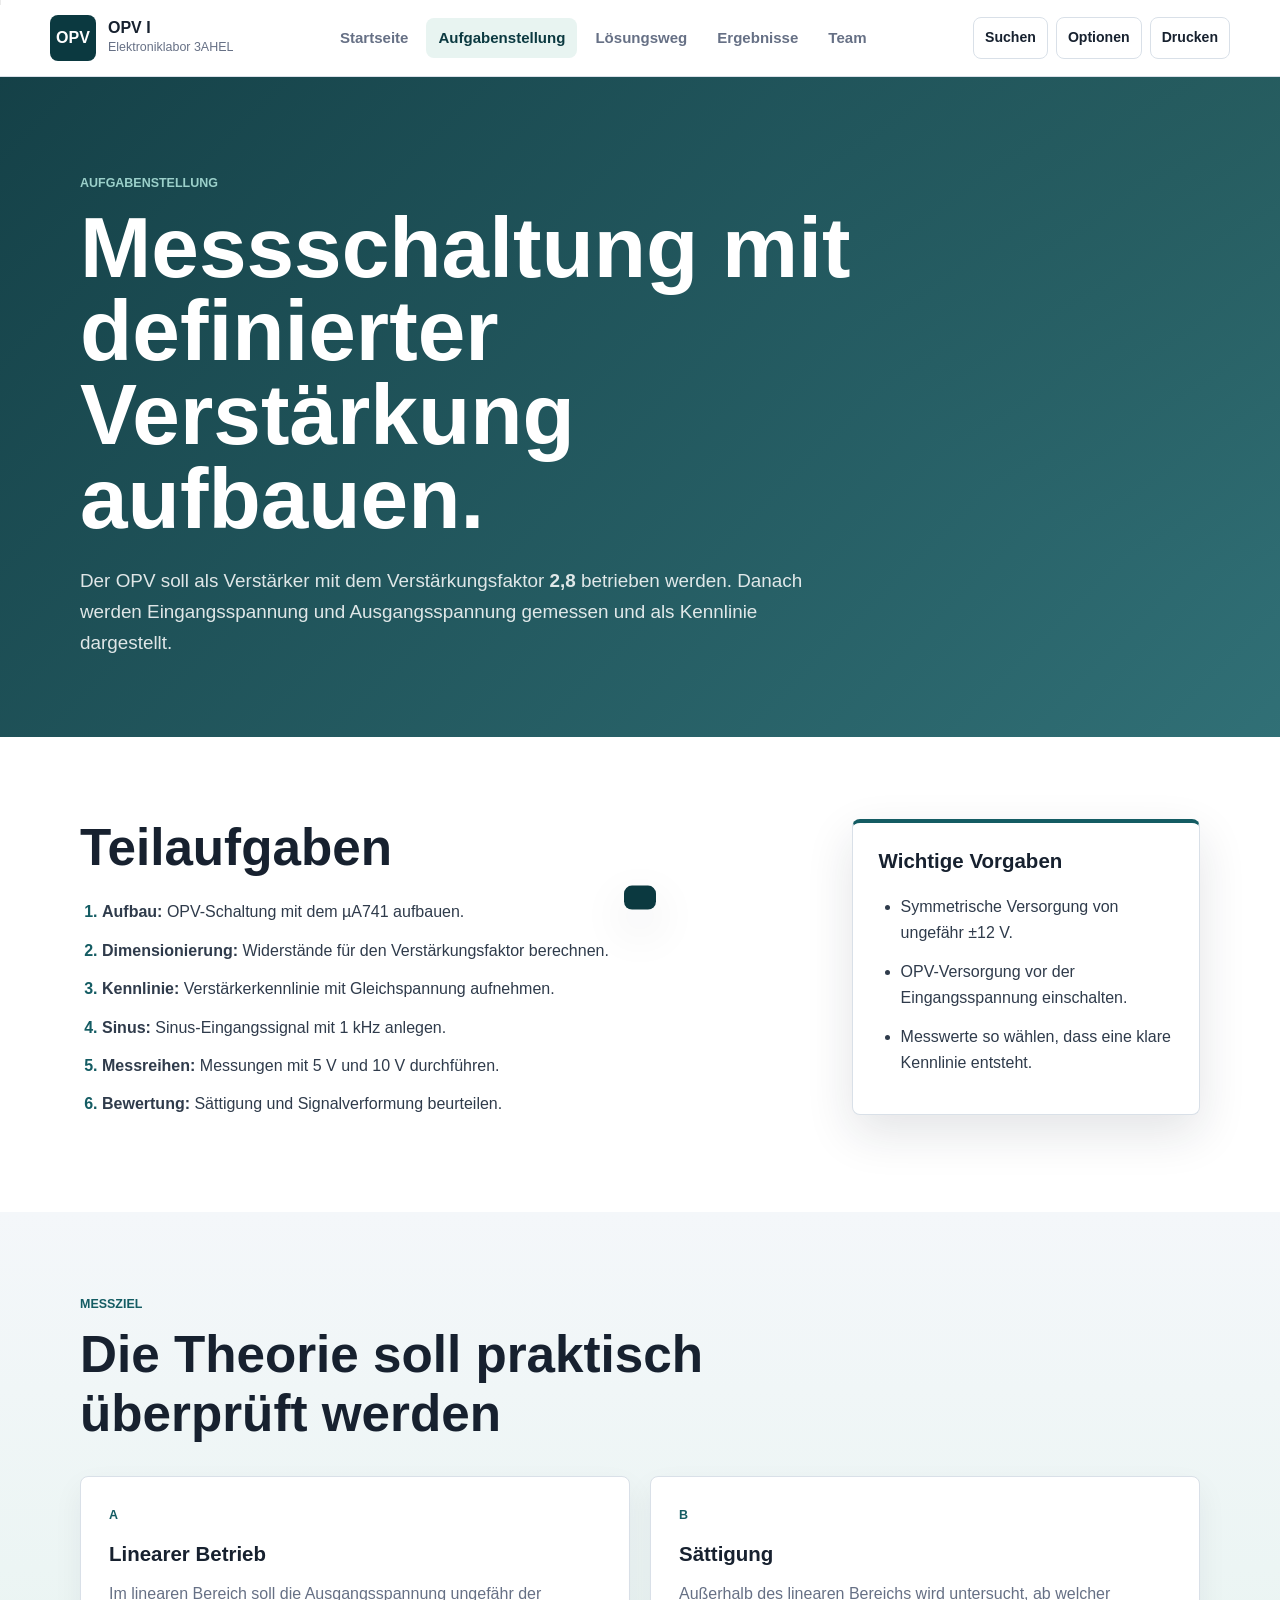
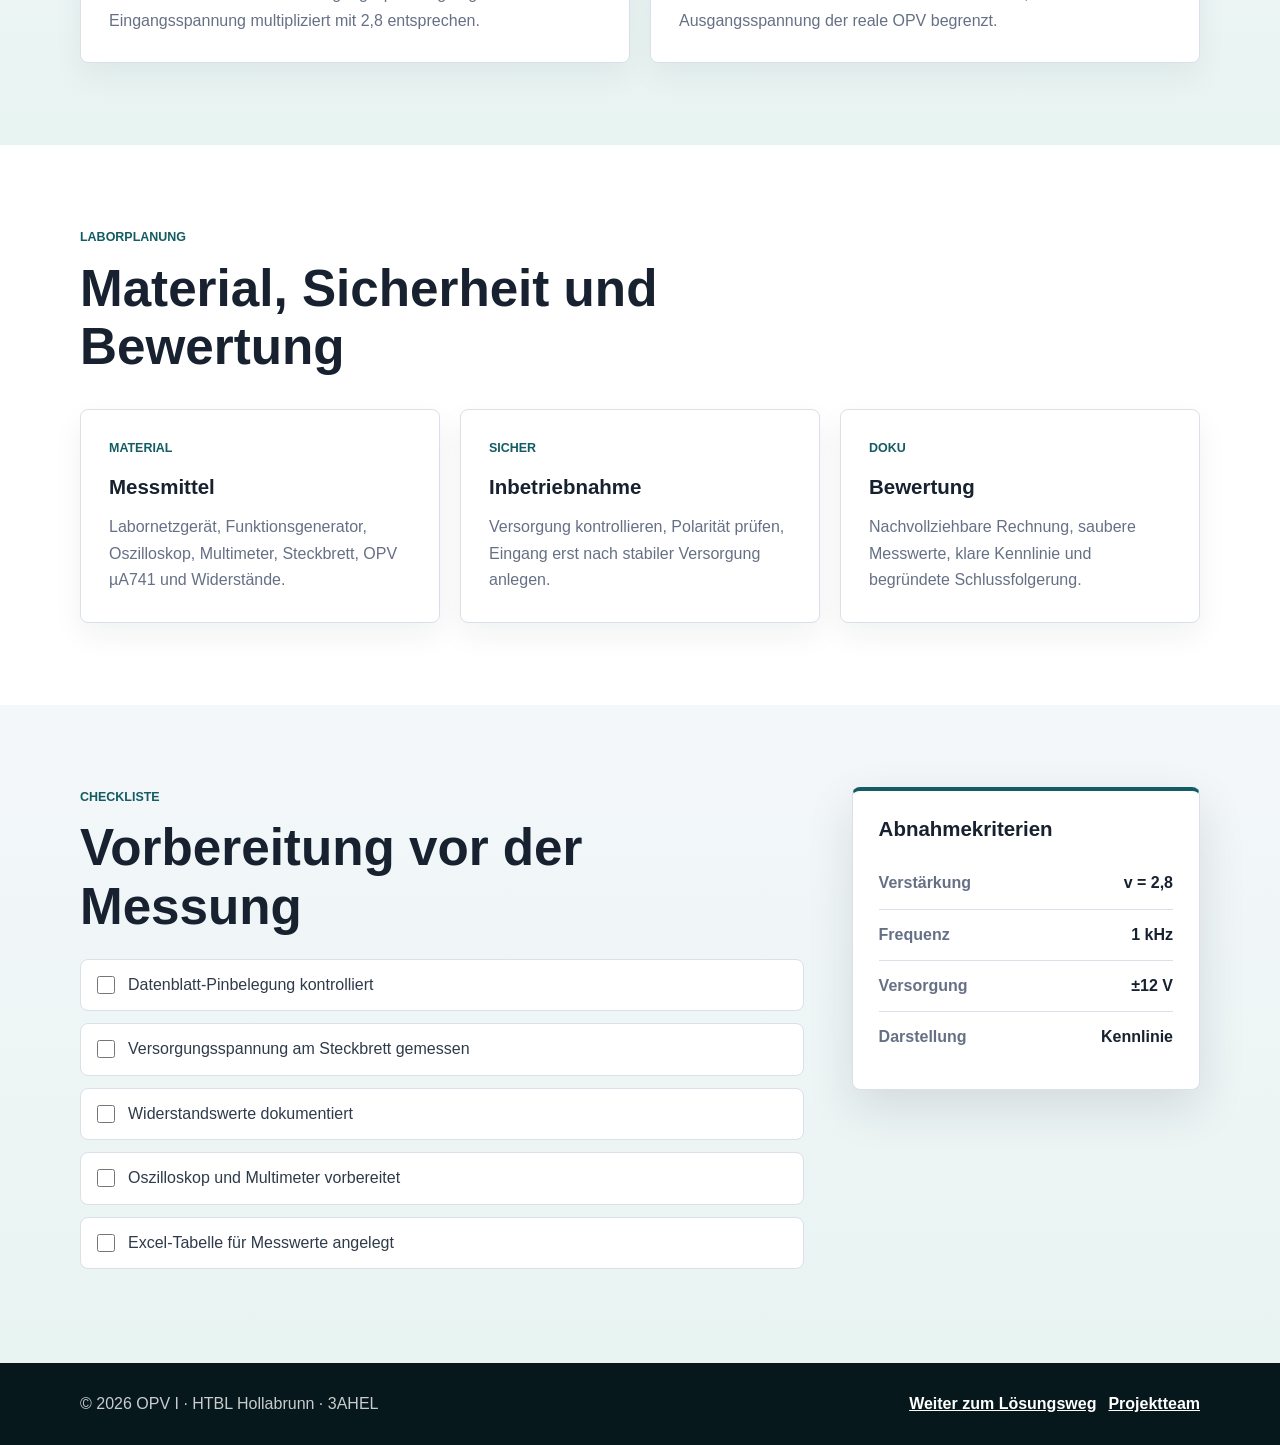
<file: projects/opv-professional/aufgabenstellung.html>
<!DOCTYPE html>
<html lang="de">
<head>
    <meta charset="UTF-8">
    <meta name="viewport" content="width=device-width, initial-scale=1.0">
    <meta name="description" content="Aufgabenstellung der OPV-I-Laboruebung mit Vorgaben, Teilaufgaben, Messmitteln und Bewertungskriterien.">
    <meta name="theme-color" content="#0b3940">
    <title>Aufgabenstellung | OPV I</title>
    <link rel="stylesheet" href="css/style.css">
    <script defer src="js/app.js"></script>
</head>
<body data-page="aufgabenstellung">
    <div class="reading-progress" data-reading-progress></div>
    <a class="skip-link" href="#content">Zum Inhalt springen</a>

    <header class="site-header">
        <div class="header-inner">
            <a class="brand" href="index.html" aria-label="OPV I Startseite">
                <span class="brand-mark">OPV</span>
                <span>
                    <strong>OPV I</strong>
                    <small>Elektroniklabor 3AHEL</small>
                </span>
            </a>

            <button class="nav-toggle" type="button" data-nav-toggle aria-expanded="false" aria-controls="site-nav">
                <span></span>
                <span></span>
                <span></span>
                <span class="sr-only">Navigation</span>
            </button>

            <nav class="main-nav" id="site-nav" aria-label="Hauptnavigation">
                <a href="index.html">Startseite</a>
                <a class="active" href="aufgabenstellung.html" aria-current="page">Aufgabenstellung</a>
                <a href="loesungsweg.html">L&ouml;sungsweg</a>
                <a href="ergebnisse.html">Ergebnisse</a>
                <a href="team.html">Team</a>
            </nav>

            <div class="header-actions" aria-label="Seitenwerkzeuge">
                <button class="tool-button" type="button" data-open-search>Suchen</button>
                <button class="tool-button" type="button" data-open-settings>Optionen</button>
                <button class="tool-button print-only-hide" type="button" data-print>Drucken</button>
            </div>
        </div>
    </header>

    <main id="content">
        <section class="page-title">
            <div class="container">
                <p class="eyebrow">Aufgabenstellung</p>
                <h1>Messschaltung mit definierter Verst&auml;rkung aufbauen.</h1>
                <p class="lead">
                    Der OPV soll als Verst&auml;rker mit dem Verst&auml;rkungsfaktor <strong>2,8</strong>
                    betrieben werden. Danach werden Eingangsspannung und Ausgangsspannung gemessen
                    und als Kennlinie dargestellt.
                </p>
            </div>
        </section>

        <section class="section">
            <div class="container split-layout">
                <div data-reveal>
                    <h2>Teilaufgaben</h2>
                    <ol class="process-list enhanced-list">
                        <li><strong>Aufbau:</strong> OPV-Schaltung mit dem &micro;A741 aufbauen.</li>
                        <li><strong>Dimensionierung:</strong> Widerst&auml;nde f&uuml;r den Verst&auml;rkungsfaktor berechnen.</li>
                        <li><strong>Kennlinie:</strong> Verst&auml;rkerkennlinie mit Gleichspannung aufnehmen.</li>
                        <li><strong>Sinus:</strong> Sinus-Eingangssignal mit 1 kHz anlegen.</li>
                        <li><strong>Messreihen:</strong> Messungen mit 5 V und 10 V durchf&uuml;hren.</li>
                        <li><strong>Bewertung:</strong> S&auml;ttigung und Signalverformung beurteilen.</li>
                    </ol>
                </div>

                <aside class="data-panel" data-reveal>
                    <h3>Wichtige Vorgaben</h3>
                    <ul class="check-list">
                        <li>Symmetrische Versorgung von ungef&auml;hr &plusmn;12 V.</li>
                        <li>OPV-Versorgung vor der Eingangsspannung einschalten.</li>
                        <li>Messwerte so w&auml;hlen, dass eine klare Kennlinie entsteht.</li>
                    </ul>
                </aside>
            </div>
        </section>

        <section class="section section-muted">
            <div class="container">
                <div class="section-heading" data-reveal>
                    <p class="eyebrow">Messziel</p>
                    <h2>Die Theorie soll praktisch &uuml;berpr&uuml;ft werden</h2>
                </div>
                <div class="feature-grid two-columns">
                    <article class="feature-card" data-reveal>
                        <span class="feature-number">A</span>
                        <h3>Linearer Betrieb</h3>
                        <p>Im linearen Bereich soll die Ausgangsspannung ungef&auml;hr der Eingangsspannung multipliziert mit 2,8 entsprechen.</p>
                    </article>
                    <article class="feature-card" data-reveal>
                        <span class="feature-number">B</span>
                        <h3>S&auml;ttigung</h3>
                        <p>Au&szlig;erhalb des linearen Bereichs wird untersucht, ab welcher Ausgangsspannung der reale OPV begrenzt.</p>
                    </article>
                </div>
            </div>
        </section>

        <section class="section">
            <div class="container">
                <div class="section-heading" data-reveal>
                    <p class="eyebrow">Laborplanung</p>
                    <h2>Material, Sicherheit und Bewertung</h2>
                </div>
                <div class="feature-grid">
                    <article class="feature-card" data-reveal>
                        <span class="feature-number">Material</span>
                        <h3>Messmittel</h3>
                        <p>Labornetzger&auml;t, Funktionsgenerator, Oszilloskop, Multimeter, Steckbrett, OPV &micro;A741 und Widerst&auml;nde.</p>
                    </article>
                    <article class="feature-card" data-reveal>
                        <span class="feature-number">Sicher</span>
                        <h3>Inbetriebnahme</h3>
                        <p>Versorgung kontrollieren, Polarit&auml;t pr&uuml;fen, Eingang erst nach stabiler Versorgung anlegen.</p>
                    </article>
                    <article class="feature-card" data-reveal>
                        <span class="feature-number">Doku</span>
                        <h3>Bewertung</h3>
                        <p>Nachvollziehbare Rechnung, saubere Messwerte, klare Kennlinie und begr&uuml;ndete Schlussfolgerung.</p>
                    </article>
                </div>
            </div>
        </section>

        <section class="section section-muted">
            <div class="container split-layout">
                <div data-reveal>
                    <p class="eyebrow">Checkliste</p>
                    <h2>Vorbereitung vor der Messung</h2>
                    <ul class="interactive-checklist" data-checklist="prep">
                        <li><label><input type="checkbox"> Datenblatt-Pinbelegung kontrolliert</label></li>
                        <li><label><input type="checkbox"> Versorgungsspannung am Steckbrett gemessen</label></li>
                        <li><label><input type="checkbox"> Widerstandswerte dokumentiert</label></li>
                        <li><label><input type="checkbox"> Oszilloskop und Multimeter vorbereitet</label></li>
                        <li><label><input type="checkbox"> Excel-Tabelle f&uuml;r Messwerte angelegt</label></li>
                    </ul>
                </div>

                <aside class="data-panel" data-reveal>
                    <h3>Abnahmekriterien</h3>
                    <dl>
                        <div><dt>Verst&auml;rkung</dt><dd>v = 2,8</dd></div>
                        <div><dt>Frequenz</dt><dd>1 kHz</dd></div>
                        <div><dt>Versorgung</dt><dd>&plusmn;12 V</dd></div>
                        <div><dt>Darstellung</dt><dd>Kennlinie</dd></div>
                    </dl>
                </aside>
            </div>
        </section>
    </main>

    <footer class="site-footer">
        <div class="container footer-inner">
            <p>&copy; 2026 OPV I &middot; HTBL Hollabrunn &middot; 3AHEL</p>
            <div class="footer-links">
                <a href="loesungsweg.html">Weiter zum L&ouml;sungsweg</a>
                <a href="team.html">Projektteam</a>
            </div>
        </div>
    </footer>
</body>
</html>
</file>
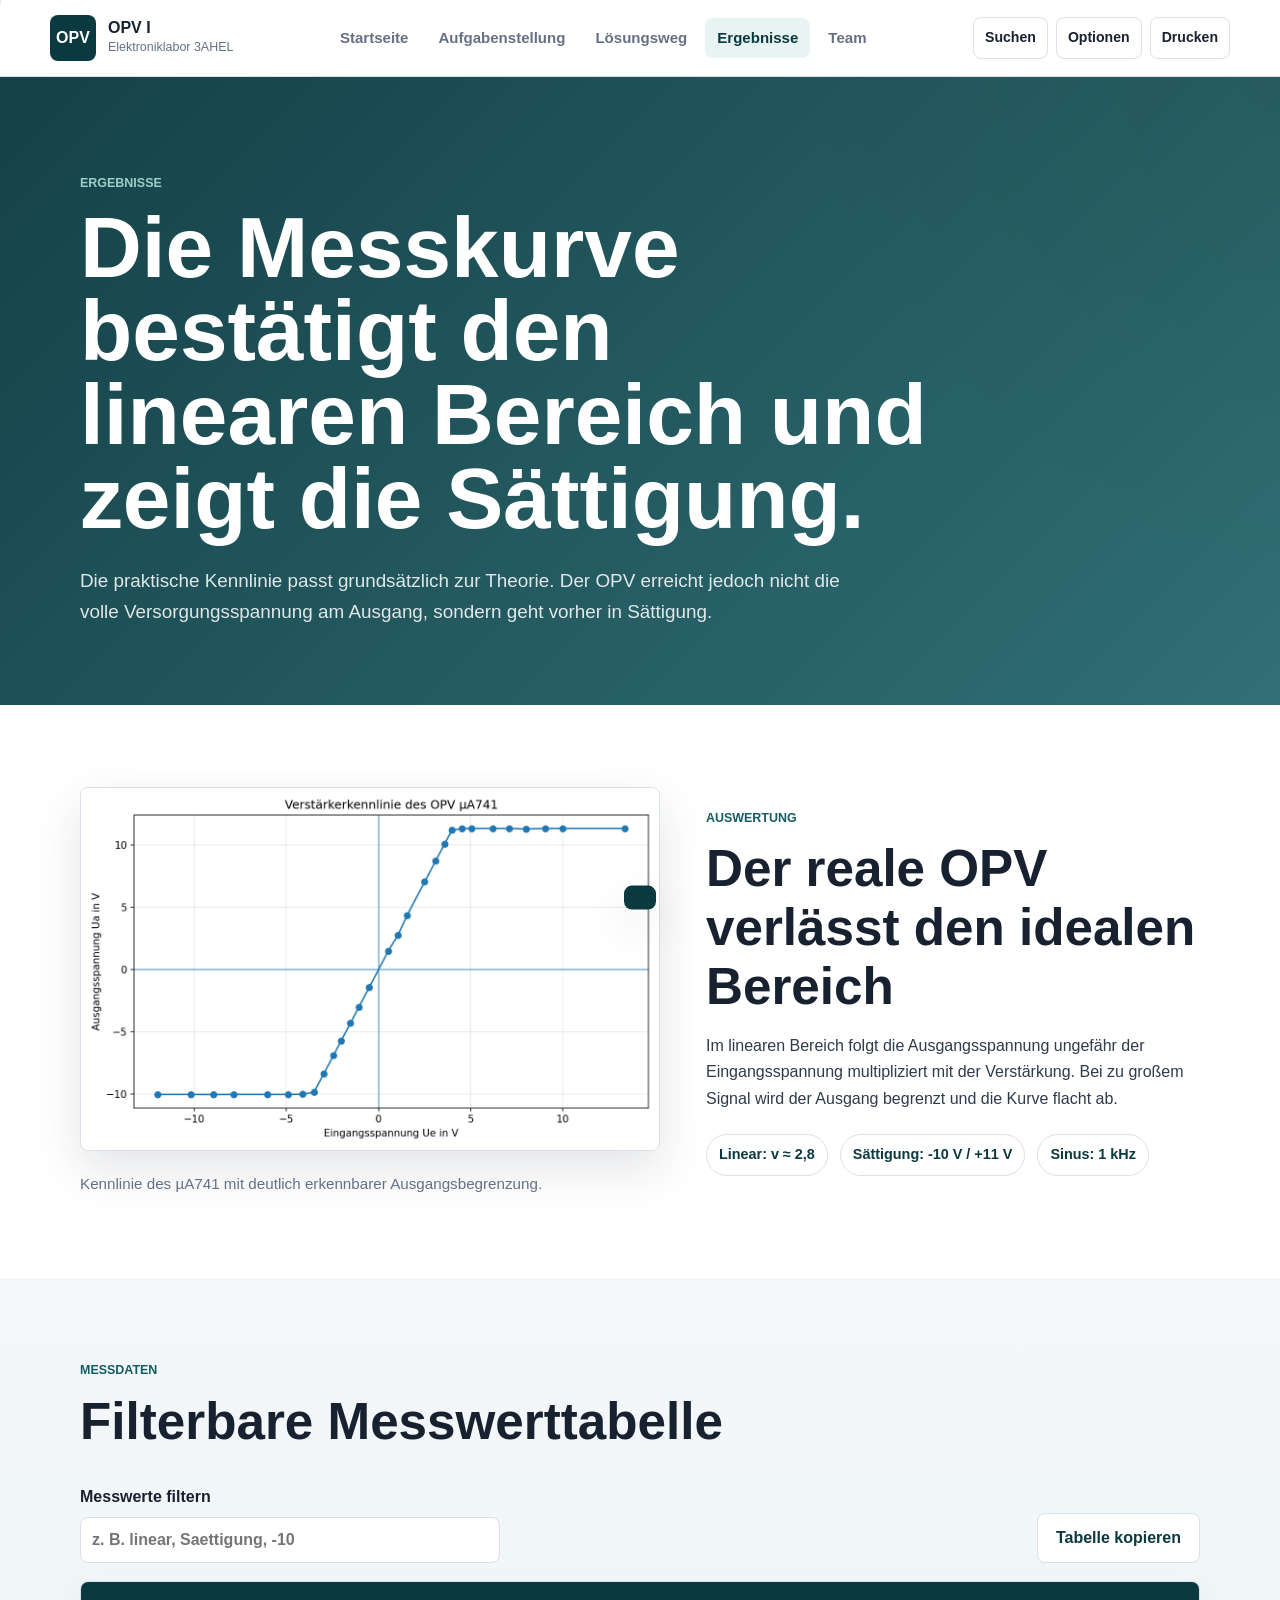
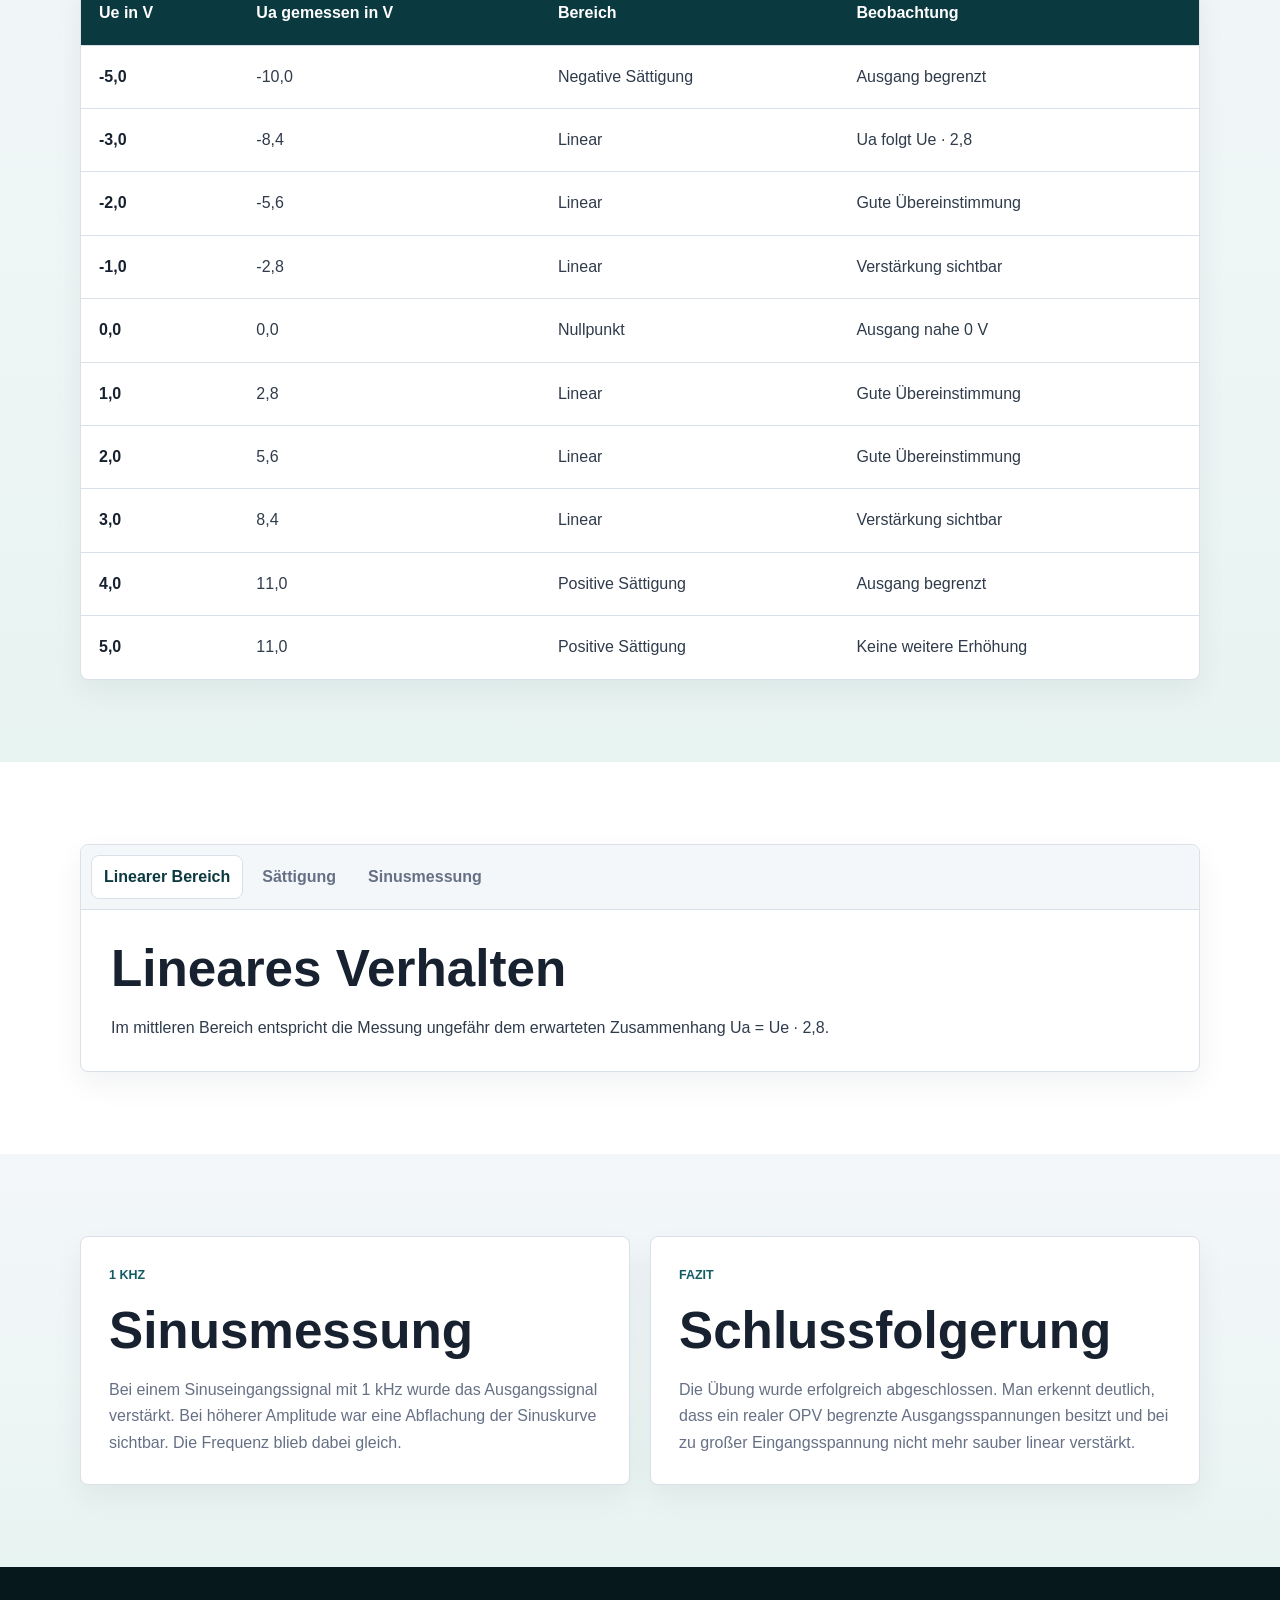
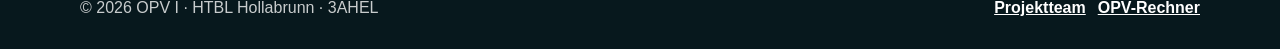
<file: projects/opv-professional/ergebnisse.html>
<!DOCTYPE html>
<html lang="de">
<head>
    <meta charset="UTF-8">
    <meta name="viewport" content="width=device-width, initial-scale=1.0">
    <meta name="description" content="Ergebnisse der OPV-I-Uebung mit Kennlinie, Messwerttabelle, Filter, Auswertung und Fazit.">
    <meta name="theme-color" content="#0b3940">
    <title>Ergebnisse | OPV I</title>
    <link rel="stylesheet" href="css/style.css">
    <script defer src="js/app.js"></script>
</head>
<body data-page="ergebnisse">
    <div class="reading-progress" data-reading-progress></div>
    <a class="skip-link" href="#content">Zum Inhalt springen</a>

    <header class="site-header">
        <div class="header-inner">
            <a class="brand" href="index.html" aria-label="OPV I Startseite">
                <span class="brand-mark">OPV</span>
                <span>
                    <strong>OPV I</strong>
                    <small>Elektroniklabor 3AHEL</small>
                </span>
            </a>

            <button class="nav-toggle" type="button" data-nav-toggle aria-expanded="false" aria-controls="site-nav">
                <span></span>
                <span></span>
                <span></span>
                <span class="sr-only">Navigation</span>
            </button>

            <nav class="main-nav" id="site-nav" aria-label="Hauptnavigation">
                <a href="index.html">Startseite</a>
                <a href="aufgabenstellung.html">Aufgabenstellung</a>
                <a href="loesungsweg.html">L&ouml;sungsweg</a>
                <a class="active" href="ergebnisse.html" aria-current="page">Ergebnisse</a>
                <a href="team.html">Team</a>
            </nav>

            <div class="header-actions" aria-label="Seitenwerkzeuge">
                <button class="tool-button" type="button" data-open-search>Suchen</button>
                <button class="tool-button" type="button" data-open-settings>Optionen</button>
                <button class="tool-button print-only-hide" type="button" data-print>Drucken</button>
            </div>
        </div>
    </header>

    <main id="content">
        <section class="page-title">
            <div class="container">
                <p class="eyebrow">Ergebnisse</p>
                <h1>Die Messkurve best&auml;tigt den linearen Bereich und zeigt die S&auml;ttigung.</h1>
                <p class="lead">
                    Die praktische Kennlinie passt grunds&auml;tzlich zur Theorie. Der OPV erreicht jedoch
                    nicht die volle Versorgungsspannung am Ausgang, sondern geht vorher in S&auml;ttigung.
                </p>
            </div>
        </section>

        <section class="section">
            <div class="container image-feature">
                <figure data-reveal>
                    <button class="image-zoom" type="button" data-zoom-image="img/kennlinie_opv.png" data-zoom-alt="Kennlinie des OPV &micro;A741">
                        <img src="img/kennlinie_opv.png" alt="Kennlinie des OPV &micro;A741">
                    </button>
                    <figcaption>Kennlinie des &micro;A741 mit deutlich erkennbarer Ausgangsbegrenzung.</figcaption>
                </figure>
                <div data-reveal>
                    <p class="eyebrow">Auswertung</p>
                    <h2>Der reale OPV verl&auml;sst den idealen Bereich</h2>
                    <p>
                        Im linearen Bereich folgt die Ausgangsspannung ungef&auml;hr der Eingangsspannung
                        multipliziert mit der Verst&auml;rkung. Bei zu gro&szlig;em Signal wird der Ausgang
                        begrenzt und die Kurve flacht ab.
                    </p>
                    <div class="badge-row">
                        <span class="badge">Linear: v &asymp; 2,8</span>
                        <span class="badge">S&auml;ttigung: -10 V / +11 V</span>
                        <span class="badge">Sinus: 1 kHz</span>
                    </div>
                </div>
            </div>
        </section>

        <section class="section section-muted" id="messdaten">
            <div class="container">
                <div class="section-heading" data-reveal>
                    <p class="eyebrow">Messdaten</p>
                    <h2>Filterbare Messwerttabelle</h2>
                </div>

                <div class="table-actions" data-reveal>
                    <label class="search-field">
                        <span>Messwerte filtern</span>
                        <input type="search" placeholder="z. B. linear, Saettigung, -10" data-table-filter>
                    </label>
                    <button class="button secondary-on-light" type="button" data-copy-table="#measurement-table">Tabelle kopieren</button>
                </div>

                <div class="table-wrap" data-reveal>
                    <table id="measurement-table" data-filter-table>
                        <thead>
                            <tr>
                                <th>Ue in V</th>
                                <th>Ua gemessen in V</th>
                                <th>Bereich</th>
                                <th>Beobachtung</th>
                            </tr>
                        </thead>
                        <tbody>
                            <tr><td>-5,0</td><td>-10,0</td><td>Negative S&auml;ttigung</td><td>Ausgang begrenzt</td></tr>
                            <tr><td>-3,0</td><td>-8,4</td><td>Linear</td><td>Ua folgt Ue &middot; 2,8</td></tr>
                            <tr><td>-2,0</td><td>-5,6</td><td>Linear</td><td>Gute &Uuml;bereinstimmung</td></tr>
                            <tr><td>-1,0</td><td>-2,8</td><td>Linear</td><td>Verst&auml;rkung sichtbar</td></tr>
                            <tr><td>0,0</td><td>0,0</td><td>Nullpunkt</td><td>Ausgang nahe 0 V</td></tr>
                            <tr><td>1,0</td><td>2,8</td><td>Linear</td><td>Gute &Uuml;bereinstimmung</td></tr>
                            <tr><td>2,0</td><td>5,6</td><td>Linear</td><td>Gute &Uuml;bereinstimmung</td></tr>
                            <tr><td>3,0</td><td>8,4</td><td>Linear</td><td>Verst&auml;rkung sichtbar</td></tr>
                            <tr><td>4,0</td><td>11,0</td><td>Positive S&auml;ttigung</td><td>Ausgang begrenzt</td></tr>
                            <tr><td>5,0</td><td>11,0</td><td>Positive S&auml;ttigung</td><td>Keine weitere Erh&ouml;hung</td></tr>
                        </tbody>
                    </table>
                </div>
            </div>
        </section>

        <section class="section">
            <div class="container">
                <div class="tabs" data-tabs data-reveal>
                    <div class="tab-list" role="tablist" aria-label="Auswertung">
                        <button type="button" role="tab" aria-selected="true" data-tab="linear">Linearer Bereich</button>
                        <button type="button" role="tab" aria-selected="false" data-tab="saturation">S&auml;ttigung</button>
                        <button type="button" role="tab" aria-selected="false" data-tab="sine">Sinusmessung</button>
                    </div>
                    <div class="tab-panel active" data-tab-panel="linear">
                        <h2>Lineares Verhalten</h2>
                        <p>Im mittleren Bereich entspricht die Messung ungef&auml;hr dem erwarteten Zusammenhang Ua = Ue &middot; 2,8.</p>
                    </div>
                    <div class="tab-panel" data-tab-panel="saturation">
                        <h2>S&auml;ttigungsgrenzen</h2>
                        <p>Der reale &micro;A741 erreicht nicht die Versorgungsspannung am Ausgang. Gemessen wurden ungef&auml;hr -10 V und +11 V.</p>
                    </div>
                    <div class="tab-panel" data-tab-panel="sine">
                        <h2>Sinussignal</h2>
                        <p>Bei einem Sinuseingangssignal mit 1 kHz wurde das Signal verst&auml;rkt. Bei h&ouml;herer Amplitude war eine Abflachung sichtbar.</p>
                    </div>
                </div>
            </div>
        </section>

        <section class="section section-muted">
            <div class="container feature-grid two-columns">
                <article class="feature-card" data-reveal>
                    <span class="feature-number">1 kHz</span>
                    <h2>Sinusmessung</h2>
                    <p>
                        Bei einem Sinuseingangssignal mit 1 kHz wurde das Ausgangssignal verst&auml;rkt.
                        Bei h&ouml;herer Amplitude war eine Abflachung der Sinuskurve sichtbar.
                        Die Frequenz blieb dabei gleich.
                    </p>
                </article>

                <article class="feature-card" data-reveal>
                    <span class="feature-number">Fazit</span>
                    <h2>Schlussfolgerung</h2>
                    <p>
                        Die &Uuml;bung wurde erfolgreich abgeschlossen. Man erkennt deutlich, dass ein realer
                        OPV begrenzte Ausgangsspannungen besitzt und bei zu gro&szlig;er Eingangsspannung
                        nicht mehr sauber linear verst&auml;rkt.
                    </p>
                </article>
            </div>
        </section>
    </main>

    <footer class="site-footer">
        <div class="container footer-inner">
            <p>&copy; 2026 OPV I &middot; HTBL Hollabrunn &middot; 3AHEL</p>
            <div class="footer-links">
                <a href="team.html">Projektteam</a>
                <a href="loesungsweg.html#opv-rechner">OPV-Rechner</a>
            </div>
        </div>
    </footer>
</body>
</html>
</file>
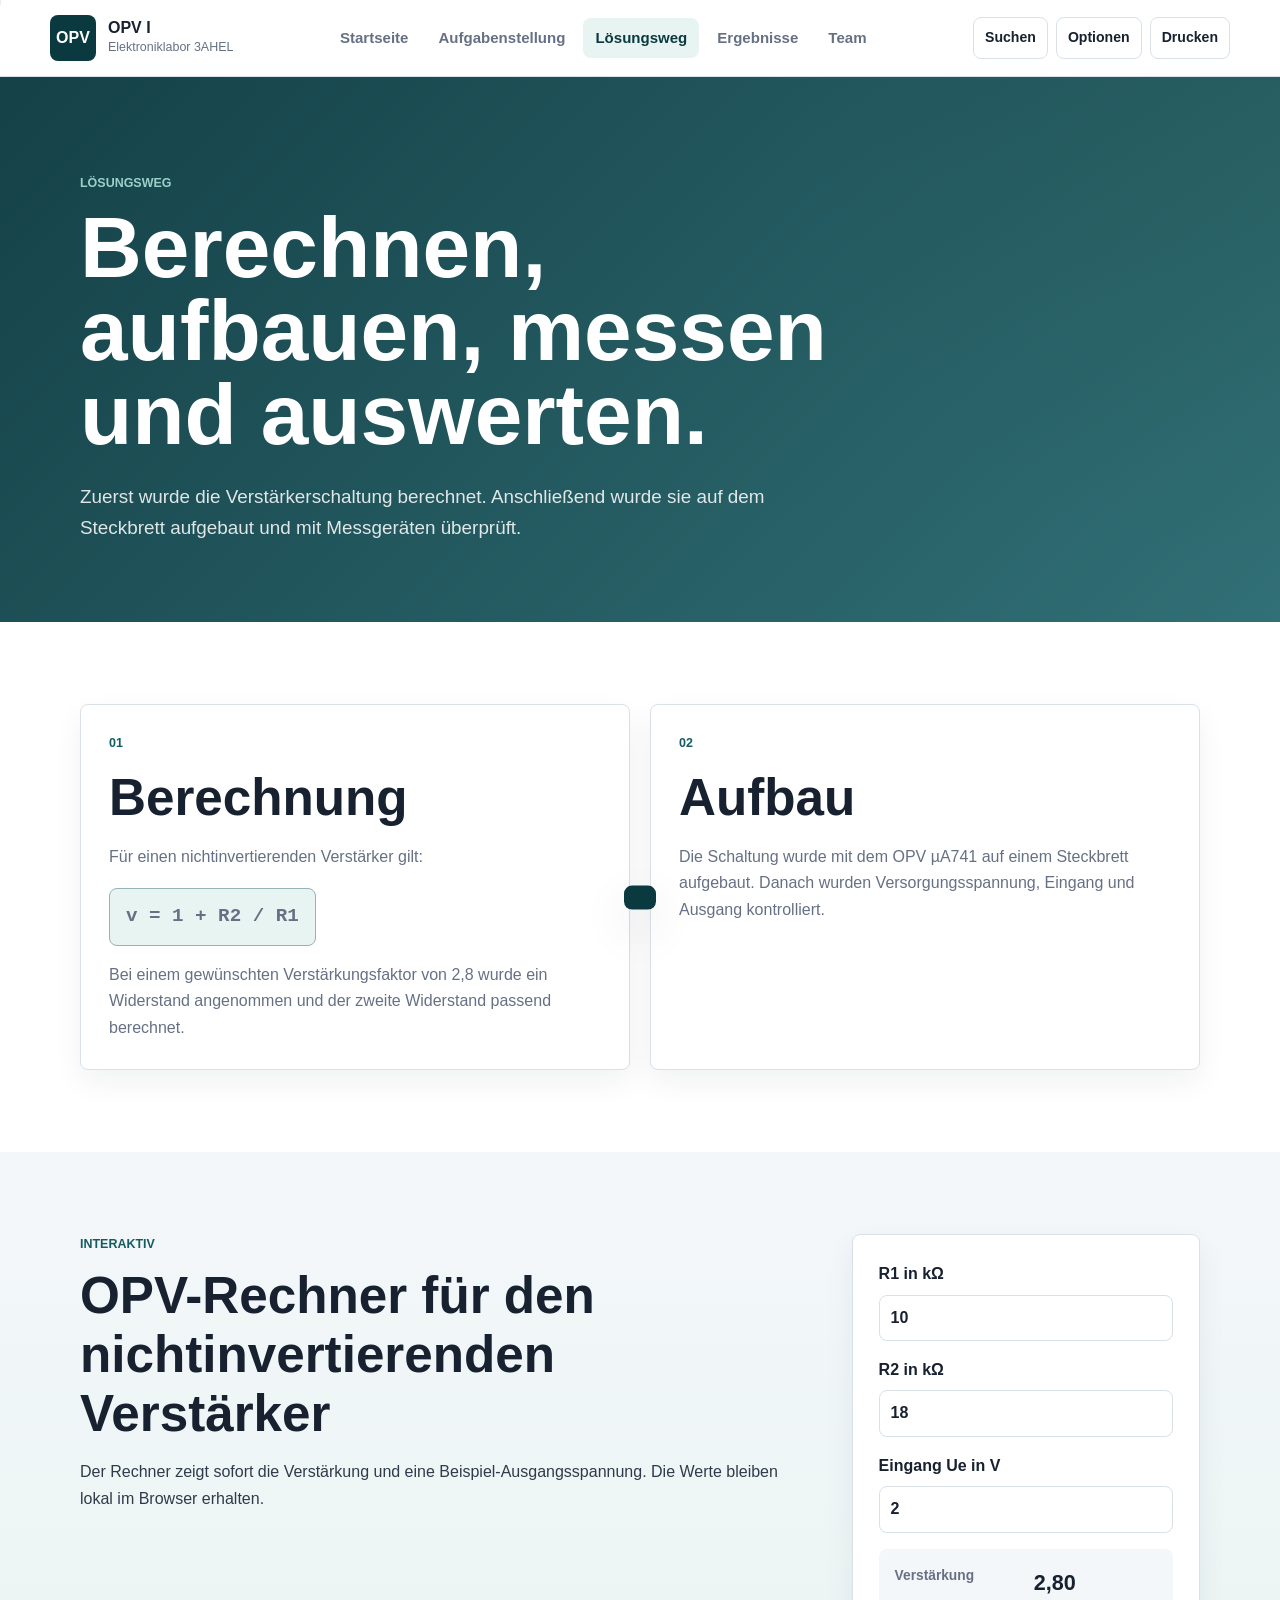
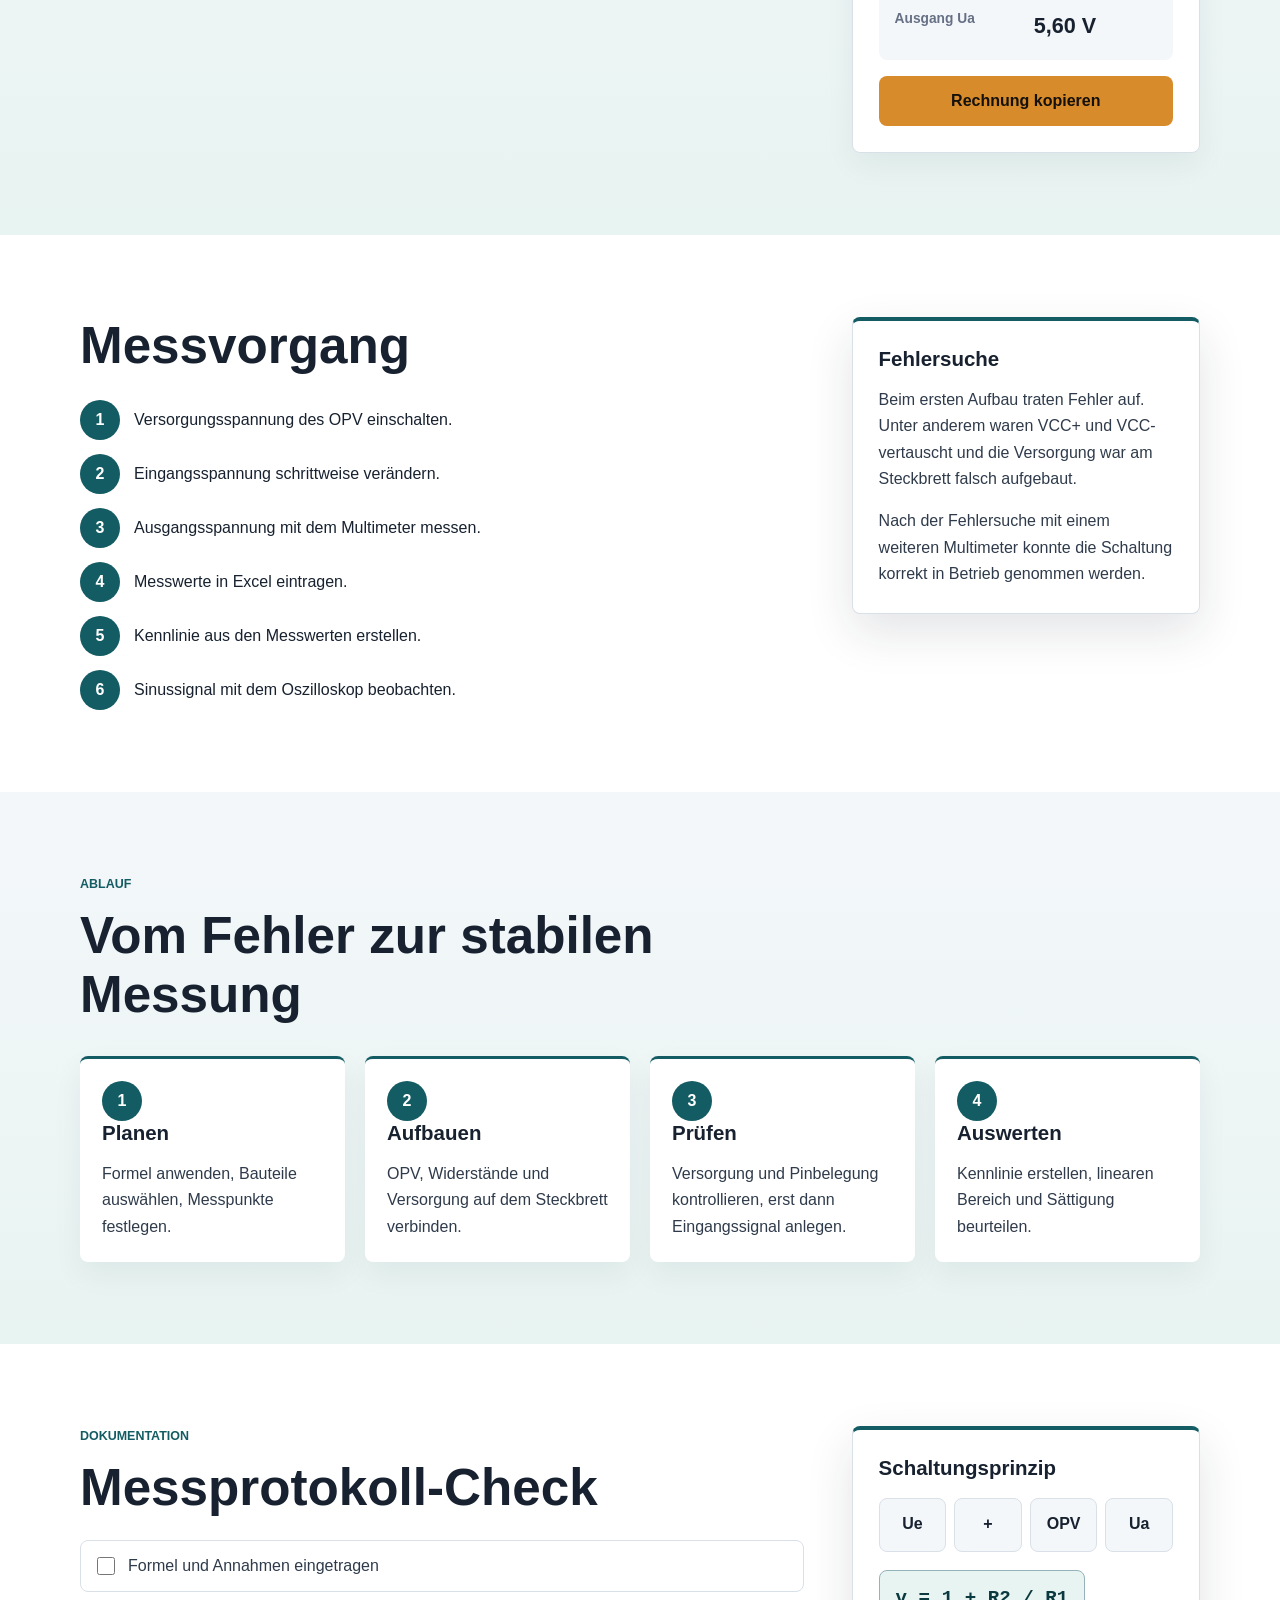
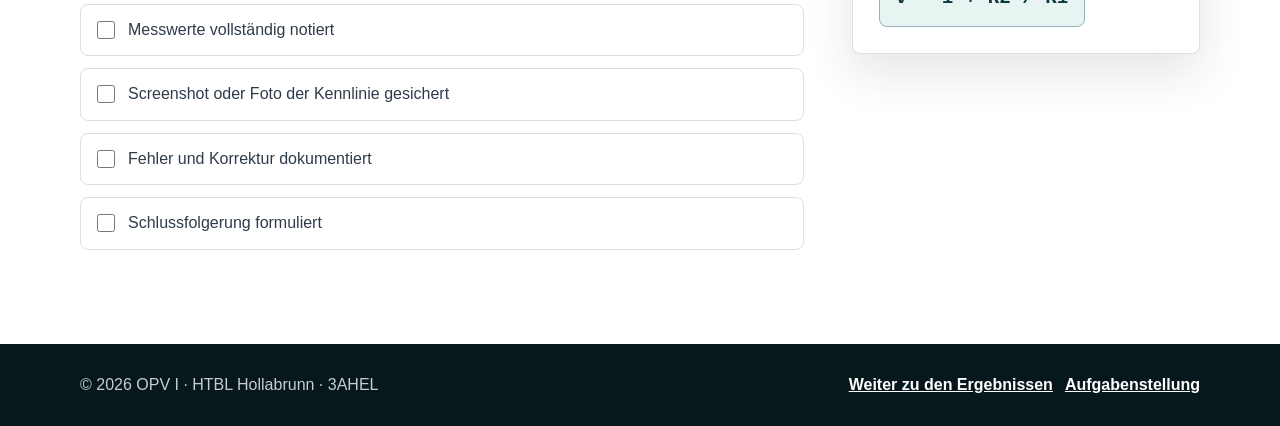
<file: projects/opv-professional/loesungsweg.html>
<!DOCTYPE html>
<html lang="de">
<head>
    <meta charset="UTF-8">
    <meta name="viewport" content="width=device-width, initial-scale=1.0">
    <meta name="description" content="Loesungsweg der OPV-I-Uebung mit Formel, Rechner, Messablauf, Fehlersuche und Dokumentationsschritten.">
    <meta name="theme-color" content="#0b3940">
    <title>L&ouml;sungsweg | OPV I</title>
    <link rel="stylesheet" href="css/style.css">
    <script defer src="js/app.js"></script>
</head>
<body data-page="loesungsweg">
    <div class="reading-progress" data-reading-progress></div>
    <a class="skip-link" href="#content">Zum Inhalt springen</a>

    <header class="site-header">
        <div class="header-inner">
            <a class="brand" href="index.html" aria-label="OPV I Startseite">
                <span class="brand-mark">OPV</span>
                <span>
                    <strong>OPV I</strong>
                    <small>Elektroniklabor 3AHEL</small>
                </span>
            </a>

            <button class="nav-toggle" type="button" data-nav-toggle aria-expanded="false" aria-controls="site-nav">
                <span></span>
                <span></span>
                <span></span>
                <span class="sr-only">Navigation</span>
            </button>

            <nav class="main-nav" id="site-nav" aria-label="Hauptnavigation">
                <a href="index.html">Startseite</a>
                <a href="aufgabenstellung.html">Aufgabenstellung</a>
                <a class="active" href="loesungsweg.html" aria-current="page">L&ouml;sungsweg</a>
                <a href="ergebnisse.html">Ergebnisse</a>
                <a href="team.html">Team</a>
            </nav>

            <div class="header-actions" aria-label="Seitenwerkzeuge">
                <button class="tool-button" type="button" data-open-search>Suchen</button>
                <button class="tool-button" type="button" data-open-settings>Optionen</button>
                <button class="tool-button print-only-hide" type="button" data-print>Drucken</button>
            </div>
        </div>
    </header>

    <main id="content">
        <section class="page-title">
            <div class="container">
                <p class="eyebrow">L&ouml;sungsweg</p>
                <h1>Berechnen, aufbauen, messen und auswerten.</h1>
                <p class="lead">
                    Zuerst wurde die Verst&auml;rkerschaltung berechnet. Anschlie&szlig;end wurde sie
                    auf dem Steckbrett aufgebaut und mit Messger&auml;ten &uuml;berpr&uuml;ft.
                </p>
            </div>
        </section>

        <section class="section">
            <div class="container feature-grid two-columns">
                <article class="feature-card" data-reveal>
                    <span class="feature-number">01</span>
                    <h2>Berechnung</h2>
                    <p>F&uuml;r einen nichtinvertierenden Verst&auml;rker gilt:</p>
                    <p class="formula">v = 1 + R2 / R1</p>
                    <p>Bei einem gew&uuml;nschten Verst&auml;rkungsfaktor von 2,8 wurde ein Widerstand angenommen und der zweite Widerstand passend berechnet.</p>
                </article>

                <article class="feature-card" data-reveal>
                    <span class="feature-number">02</span>
                    <h2>Aufbau</h2>
                    <p>Die Schaltung wurde mit dem OPV &micro;A741 auf einem Steckbrett aufgebaut. Danach wurden Versorgungsspannung, Eingang und Ausgang kontrolliert.</p>
                </article>
            </div>
        </section>

        <section class="section section-muted" id="opv-rechner">
            <div class="container split-layout">
                <div data-reveal>
                    <p class="eyebrow">Interaktiv</p>
                    <h2>OPV-Rechner f&uuml;r den nichtinvertierenden Verst&auml;rker</h2>
                    <p>
                        Der Rechner zeigt sofort die Verst&auml;rkung und eine Beispiel-Ausgangsspannung.
                        Die Werte bleiben lokal im Browser erhalten.
                    </p>
                </div>

                <form class="calculator-card" data-opv-calculator aria-label="OPV-Rechner" data-reveal>
                    <label>
                        R1 in k&Omega;
                        <input type="number" min="0.1" step="0.1" value="10" data-r1>
                    </label>
                    <label>
                        R2 in k&Omega;
                        <input type="number" min="0" step="0.1" value="18" data-r2>
                    </label>
                    <label>
                        Eingang Ue in V
                        <input type="number" step="0.1" value="2" data-ue>
                    </label>
                    <div class="calculator-result" aria-live="polite">
                        <span>Verst&auml;rkung</span>
                        <strong data-gain>2,80</strong>
                        <span>Ausgang Ua</span>
                        <strong data-ua>5,60 V</strong>
                    </div>
                    <button class="button primary" type="button" data-copy-calculation>Rechnung kopieren</button>
                </form>
            </div>
        </section>

        <section class="section">
            <div class="container split-layout">
                <div data-reveal>
                    <h2>Messvorgang</h2>
                    <ol class="timeline-list">
                        <li><span>1</span>Versorgungsspannung des OPV einschalten.</li>
                        <li><span>2</span>Eingangsspannung schrittweise ver&auml;ndern.</li>
                        <li><span>3</span>Ausgangsspannung mit dem Multimeter messen.</li>
                        <li><span>4</span>Messwerte in Excel eintragen.</li>
                        <li><span>5</span>Kennlinie aus den Messwerten erstellen.</li>
                        <li><span>6</span>Sinussignal mit dem Oszilloskop beobachten.</li>
                    </ol>
                </div>

                <aside class="data-panel" data-reveal>
                    <h3>Fehlersuche</h3>
                    <p>
                        Beim ersten Aufbau traten Fehler auf. Unter anderem waren VCC+ und VCC- vertauscht
                        und die Versorgung war am Steckbrett falsch aufgebaut.
                    </p>
                    <p>
                        Nach der Fehlersuche mit einem weiteren Multimeter konnte die Schaltung korrekt
                        in Betrieb genommen werden.
                    </p>
                </aside>
            </div>
        </section>

        <section class="section section-muted">
            <div class="container">
                <div class="section-heading" data-reveal>
                    <p class="eyebrow">Ablauf</p>
                    <h2>Vom Fehler zur stabilen Messung</h2>
                </div>
                <div class="process-grid">
                    <article data-reveal>
                        <span>1</span>
                        <h3>Planen</h3>
                        <p>Formel anwenden, Bauteile ausw&auml;hlen, Messpunkte festlegen.</p>
                    </article>
                    <article data-reveal>
                        <span>2</span>
                        <h3>Aufbauen</h3>
                        <p>OPV, Widerst&auml;nde und Versorgung auf dem Steckbrett verbinden.</p>
                    </article>
                    <article data-reveal>
                        <span>3</span>
                        <h3>Pr&uuml;fen</h3>
                        <p>Versorgung und Pinbelegung kontrollieren, erst dann Eingangssignal anlegen.</p>
                    </article>
                    <article data-reveal>
                        <span>4</span>
                        <h3>Auswerten</h3>
                        <p>Kennlinie erstellen, linearen Bereich und S&auml;ttigung beurteilen.</p>
                    </article>
                </div>
            </div>
        </section>

        <section class="section">
            <div class="container split-layout">
                <div data-reveal>
                    <p class="eyebrow">Dokumentation</p>
                    <h2>Messprotokoll-Check</h2>
                    <ul class="interactive-checklist" data-checklist="protocol">
                        <li><label><input type="checkbox"> Formel und Annahmen eingetragen</label></li>
                        <li><label><input type="checkbox"> Messwerte vollst&auml;ndig notiert</label></li>
                        <li><label><input type="checkbox"> Screenshot oder Foto der Kennlinie gesichert</label></li>
                        <li><label><input type="checkbox"> Fehler und Korrektur dokumentiert</label></li>
                        <li><label><input type="checkbox"> Schlussfolgerung formuliert</label></li>
                    </ul>
                </div>
                <aside class="data-panel schematic-panel" data-reveal>
                    <h3>Schaltungsprinzip</h3>
                    <div class="schematic" aria-label="Prinzip nichtinvertierender Verstaerker">
                        <span>Ue</span>
                        <span>+</span>
                        <span>OPV</span>
                        <span>Ua</span>
                    </div>
                    <p class="formula">v = 1 + R2 / R1</p>
                </aside>
            </div>
        </section>
    </main>

    <footer class="site-footer">
        <div class="container footer-inner">
            <p>&copy; 2026 OPV I &middot; HTBL Hollabrunn &middot; 3AHEL</p>
            <div class="footer-links">
                <a href="ergebnisse.html">Weiter zu den Ergebnissen</a>
                <a href="aufgabenstellung.html">Aufgabenstellung</a>
            </div>
        </div>
    </footer>
</body>
</html>
</file>
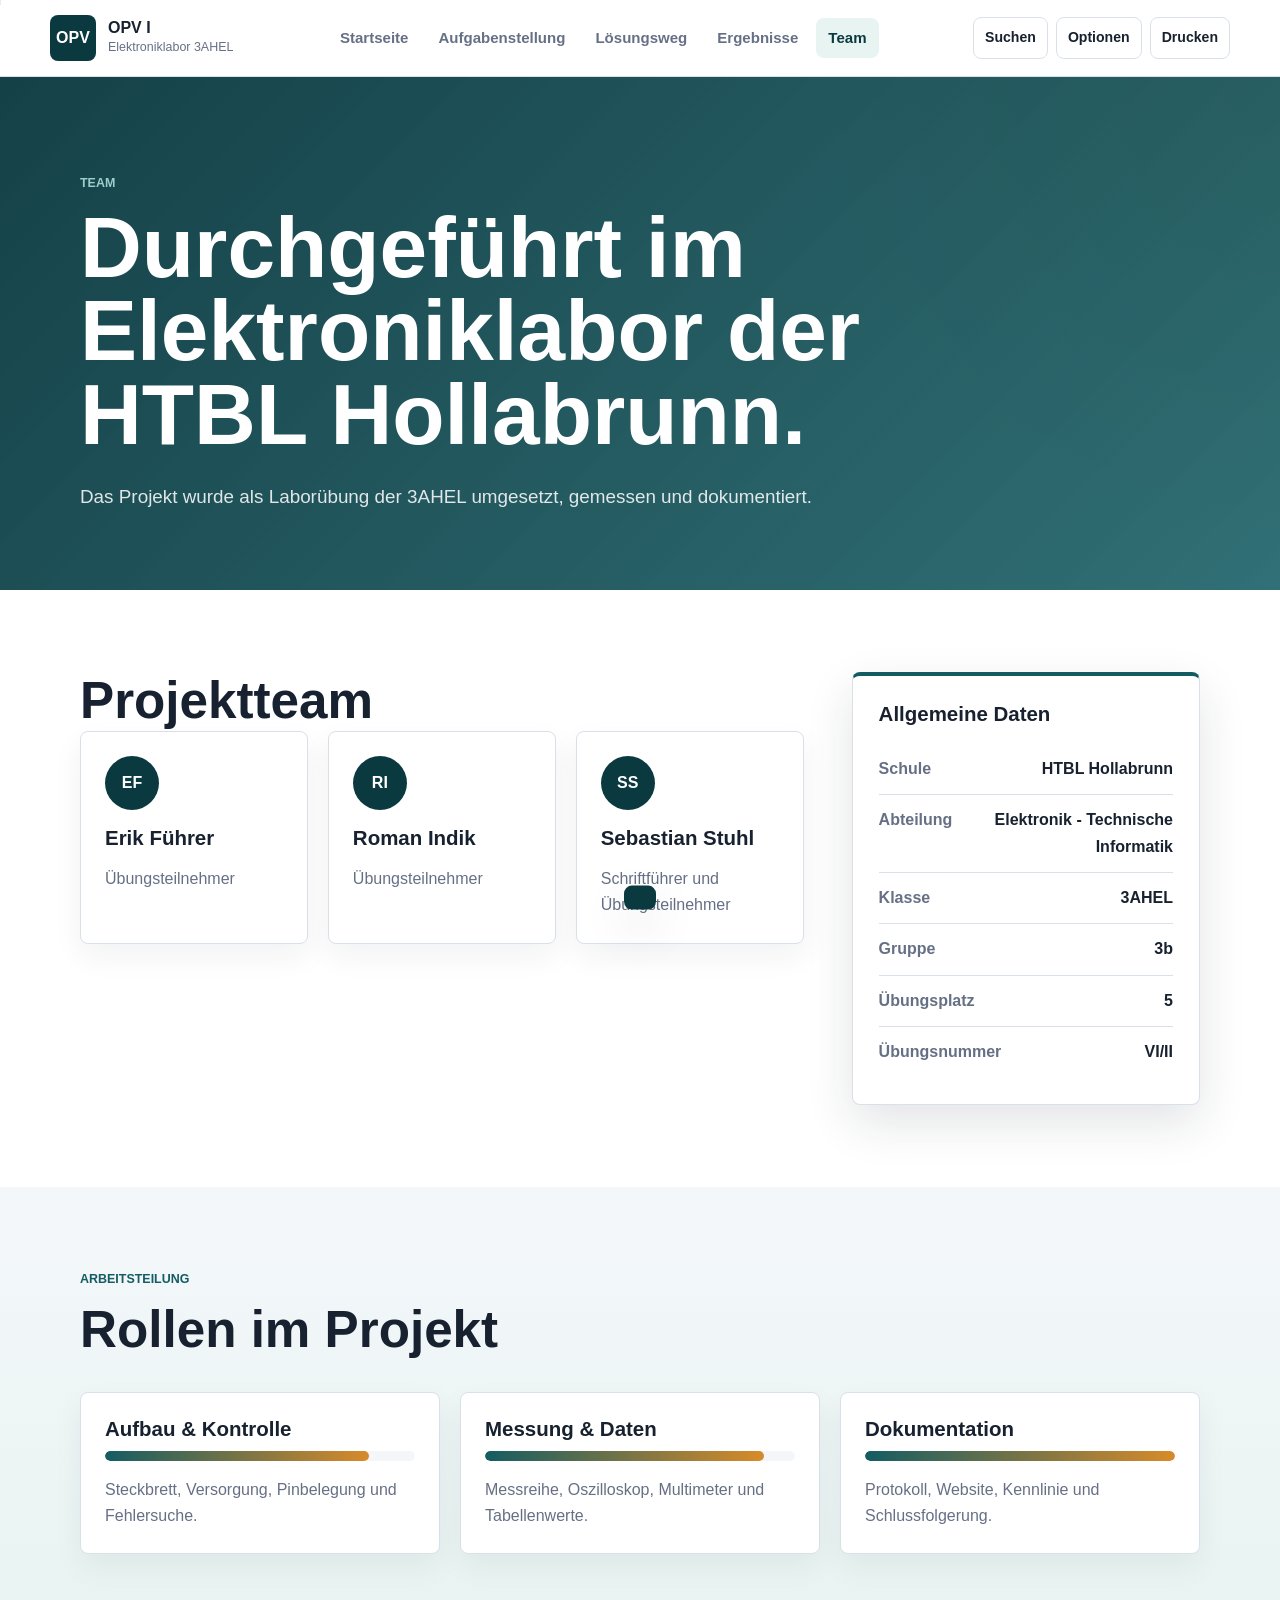
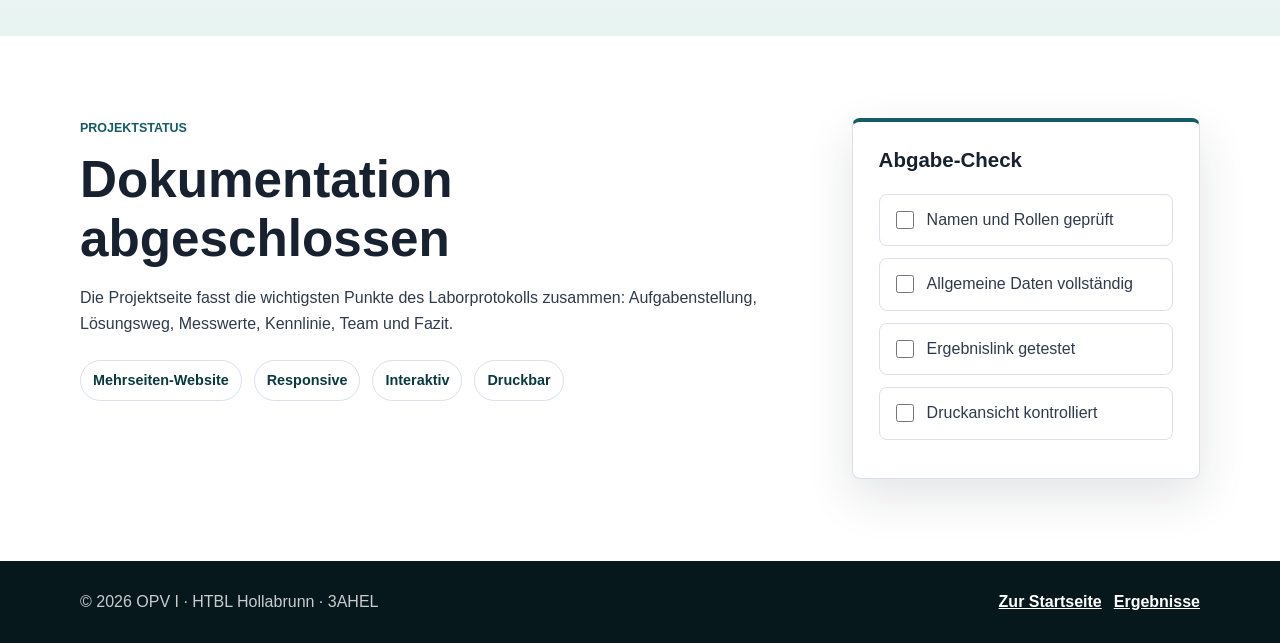
<file: projects/opv-professional/team.html>
<!DOCTYPE html>
<html lang="de">
<head>
    <meta charset="UTF-8">
    <meta name="viewport" content="width=device-width, initial-scale=1.0">
    <meta name="description" content="Teamseite der OPV-I-Laboruebung mit Rollen, Projektdaten, Arbeitsteilung und Dokumentationsstatus.">
    <meta name="theme-color" content="#0b3940">
    <title>Team | OPV I</title>
    <link rel="stylesheet" href="css/style.css">
    <script defer src="js/app.js"></script>
</head>
<body data-page="team">
    <div class="reading-progress" data-reading-progress></div>
    <a class="skip-link" href="#content">Zum Inhalt springen</a>

    <header class="site-header">
        <div class="header-inner">
            <a class="brand" href="index.html" aria-label="OPV I Startseite">
                <span class="brand-mark">OPV</span>
                <span>
                    <strong>OPV I</strong>
                    <small>Elektroniklabor 3AHEL</small>
                </span>
            </a>

            <button class="nav-toggle" type="button" data-nav-toggle aria-expanded="false" aria-controls="site-nav">
                <span></span>
                <span></span>
                <span></span>
                <span class="sr-only">Navigation</span>
            </button>

            <nav class="main-nav" id="site-nav" aria-label="Hauptnavigation">
                <a href="index.html">Startseite</a>
                <a href="aufgabenstellung.html">Aufgabenstellung</a>
                <a href="loesungsweg.html">L&ouml;sungsweg</a>
                <a href="ergebnisse.html">Ergebnisse</a>
                <a class="active" href="team.html" aria-current="page">Team</a>
            </nav>

            <div class="header-actions" aria-label="Seitenwerkzeuge">
                <button class="tool-button" type="button" data-open-search>Suchen</button>
                <button class="tool-button" type="button" data-open-settings>Optionen</button>
                <button class="tool-button print-only-hide" type="button" data-print>Drucken</button>
            </div>
        </div>
    </header>

    <main id="content">
        <section class="page-title">
            <div class="container">
                <p class="eyebrow">Team</p>
                <h1>Durchgef&uuml;hrt im Elektroniklabor der HTBL Hollabrunn.</h1>
                <p class="lead">
                    Das Projekt wurde als Labor&uuml;bung der 3AHEL umgesetzt, gemessen und dokumentiert.
                </p>
            </div>
        </section>

        <section class="section">
            <div class="container split-layout">
                <div data-reveal>
                    <h2>Projektteam</h2>
                    <div class="team-grid">
                        <article class="team-card">
                            <span>EF</span>
                            <h3>Erik F&uuml;hrer</h3>
                            <p>&Uuml;bungsteilnehmer</p>
                        </article>
                        <article class="team-card">
                            <span>RI</span>
                            <h3>Roman Indik</h3>
                            <p>&Uuml;bungsteilnehmer</p>
                        </article>
                        <article class="team-card">
                            <span>SS</span>
                            <h3>Sebastian Stuhl</h3>
                            <p>Schriftf&uuml;hrer und &Uuml;bungsteilnehmer</p>
                        </article>
                    </div>
                </div>

                <aside class="data-panel" data-reveal>
                    <h3>Allgemeine Daten</h3>
                    <dl>
                        <div><dt>Schule</dt><dd>HTBL Hollabrunn</dd></div>
                        <div><dt>Abteilung</dt><dd>Elektronik - Technische Informatik</dd></div>
                        <div><dt>Klasse</dt><dd>3AHEL</dd></div>
                        <div><dt>Gruppe</dt><dd>3b</dd></div>
                        <div><dt>&Uuml;bungsplatz</dt><dd>5</dd></div>
                        <div><dt>&Uuml;bungsnummer</dt><dd>VI/II</dd></div>
                    </dl>
                </aside>
            </div>
        </section>

        <section class="section section-muted">
            <div class="container">
                <div class="section-heading" data-reveal>
                    <p class="eyebrow">Arbeitsteilung</p>
                    <h2>Rollen im Projekt</h2>
                </div>
                <div class="role-grid">
                    <article class="role-card" data-reveal>
                        <h3>Aufbau &amp; Kontrolle</h3>
                        <div class="progress-track"><span style="width:85%"></span></div>
                        <p>Steckbrett, Versorgung, Pinbelegung und Fehlersuche.</p>
                    </article>
                    <article class="role-card" data-reveal>
                        <h3>Messung &amp; Daten</h3>
                        <div class="progress-track"><span style="width:90%"></span></div>
                        <p>Messreihe, Oszilloskop, Multimeter und Tabellenwerte.</p>
                    </article>
                    <article class="role-card" data-reveal>
                        <h3>Dokumentation</h3>
                        <div class="progress-track"><span style="width:100%"></span></div>
                        <p>Protokoll, Website, Kennlinie und Schlussfolgerung.</p>
                    </article>
                </div>
            </div>
        </section>

        <section class="section">
            <div class="container split-layout">
                <div data-reveal>
                    <p class="eyebrow">Projektstatus</p>
                    <h2>Dokumentation abgeschlossen</h2>
                    <p>
                        Die Projektseite fasst die wichtigsten Punkte des Laborprotokolls zusammen:
                        Aufgabenstellung, L&ouml;sungsweg, Messwerte, Kennlinie, Team und Fazit.
                    </p>
                    <div class="badge-row">
                        <span class="badge">Mehrseiten-Website</span>
                        <span class="badge">Responsive</span>
                        <span class="badge">Interaktiv</span>
                        <span class="badge">Druckbar</span>
                    </div>
                </div>

                <aside class="data-panel" data-reveal>
                    <h3>Abgabe-Check</h3>
                    <ul class="interactive-checklist" data-checklist="team-submit">
                        <li><label><input type="checkbox"> Namen und Rollen gepr&uuml;ft</label></li>
                        <li><label><input type="checkbox"> Allgemeine Daten vollst&auml;ndig</label></li>
                        <li><label><input type="checkbox"> Ergebnislink getestet</label></li>
                        <li><label><input type="checkbox"> Druckansicht kontrolliert</label></li>
                    </ul>
                </aside>
            </div>
        </section>
    </main>

    <footer class="site-footer">
        <div class="container footer-inner">
            <p>&copy; 2026 OPV I &middot; HTBL Hollabrunn &middot; 3AHEL</p>
            <div class="footer-links">
                <a href="index.html">Zur Startseite</a>
                <a href="ergebnisse.html">Ergebnisse</a>
            </div>
        </div>
    </footer>
</body>
</html>
</file>
<file: assets/site.css>
:root {
    --ink: #17212f;
    --text: #344253;
    --muted: #697789;
    --line: #dbe3ea;
    --panel: #ffffff;
    --soft: #f4f7fa;
    --primary: #0b3940;
    --primary-2: #145c63;
    --accent: #d78b2a;
    --radius: 8px;
    --shadow: 0 18px 48px rgba(23, 33, 47, 0.12);
}

* {
    box-sizing: border-box;
}

html {
    scroll-behavior: smooth;
}

body {
    margin: 0;
    background: var(--panel);
    color: var(--text);
    font-family: "Segoe UI", Arial, Helvetica, sans-serif;
    line-height: 1.65;
}

a {
    color: inherit;
}

.container {
    width: min(1120px, calc(100% - 40px));
    margin: 0 auto;
}

.site-header {
    position: sticky;
    top: 0;
    z-index: 10;
    border-bottom: 1px solid var(--line);
    background: rgba(255, 255, 255, 0.94);
    backdrop-filter: blur(14px);
}

.header-inner,
.footer-inner {
    min-height: 74px;
    display: flex;
    align-items: center;
    justify-content: space-between;
    gap: 24px;
}

.brand {
    display: inline-flex;
    align-items: center;
    gap: 12px;
    color: var(--ink);
    font-weight: 900;
    text-decoration: none;
}

.brand span {
    width: 46px;
    height: 46px;
    display: grid;
    place-items: center;
    border-radius: var(--radius);
    background: var(--primary);
    color: #ffffff;
}

nav {
    display: flex;
    flex-wrap: wrap;
    gap: 8px;
}

nav a {
    border-radius: var(--radius);
    padding: 8px 12px;
    color: var(--muted);
    font-weight: 800;
    text-decoration: none;
}

nav a:hover {
    background: #e8f4f1;
    color: var(--primary);
}

.hero {
    background:
        linear-gradient(90deg, rgba(5, 18, 25, 0.97), rgba(11, 57, 64, 0.9)),
        #0b252b;
    color: #ffffff;
}

.hero-grid {
    min-height: 560px;
    display: grid;
    grid-template-columns: minmax(0, 1fr) minmax(300px, 0.45fr);
    gap: 50px;
    align-items: center;
    padding: 88px 0;
}

.eyebrow {
    margin: 0 0 12px;
    color: #9bd0ca;
    font-size: 0.78rem;
    font-weight: 900;
    text-transform: uppercase;
}

h1,
h2,
h3 {
    margin: 0;
    color: inherit;
    line-height: 1.08;
}

h1 {
    max-width: 760px;
    font-size: clamp(2.8rem, 7vw, 5.6rem);
}

h2 {
    font-size: clamp(2rem, 4vw, 3.1rem);
}

h3 {
    color: var(--ink);
    font-size: 1.35rem;
}

p {
    margin: 16px 0 0;
}

.lead {
    max-width: 760px;
    color: rgba(255, 255, 255, 0.86);
    font-size: 1.18rem;
}

.hero-actions {
    display: flex;
    flex-wrap: wrap;
    gap: 12px;
    margin-top: 30px;
}

.button {
    min-height: 46px;
    display: inline-flex;
    align-items: center;
    justify-content: center;
    border: 1px solid transparent;
    border-radius: var(--radius);
    padding: 11px 18px;
    font-weight: 900;
    text-decoration: none;
}

.button.primary {
    background: var(--accent);
    color: #15110a;
}

.button.secondary {
    border-color: rgba(255, 255, 255, 0.35);
    color: #ffffff;
}

.button.secondary-on-light {
    border-color: var(--line);
    color: var(--primary);
}

.hero-panel,
.project-card,
.info-grid article,
.folder-tree {
    border: 1px solid var(--line);
    border-radius: var(--radius);
    background: var(--panel);
    box-shadow: var(--shadow);
}

.hero-panel {
    color: var(--text);
    padding: 28px;
}

.hero-panel h2 {
    color: var(--ink);
    font-size: 1.5rem;
}

dl {
    margin: 18px 0 0;
}

dl div {
    display: flex;
    justify-content: space-between;
    gap: 18px;
    padding: 12px 0;
    border-bottom: 1px solid var(--line);
}

dl div:last-child {
    border-bottom: 0;
}

dt {
    color: var(--muted);
    font-weight: 800;
}

dd {
    margin: 0;
    color: var(--ink);
    font-weight: 900;
    text-align: right;
}

.section {
    padding: 82px 0;
}

.section-muted {
    background: var(--soft);
}

.section-heading {
    max-width: 720px;
    margin-bottom: 32px;
}

.section-heading .eyebrow {
    color: var(--primary-2);
}

.section-heading h2,
.split h2 {
    color: var(--ink);
}

.project-grid {
    display: grid;
    grid-template-columns: repeat(3, minmax(0, 1fr));
    gap: 22px;
}

.project-card {
    padding: 28px;
}

.project-card.featured {
    border-top: 5px solid var(--accent);
}

.card-topline {
    display: flex;
    align-items: center;
    justify-content: space-between;
    gap: 12px;
    margin-bottom: 16px;
    color: var(--muted);
    font-weight: 900;
}

.tag {
    border-radius: 999px;
    background: #e8f4f1;
    color: var(--primary);
    padding: 6px 10px;
    font-size: 0.82rem;
}

.tag.muted {
    background: var(--soft);
    color: var(--muted);
}

ul {
    margin: 18px 0 24px;
    padding-left: 21px;
}

li {
    margin-bottom: 8px;
}

.split {
    display: grid;
    grid-template-columns: minmax(0, 0.9fr) minmax(320px, 1.1fr);
    gap: 48px;
    align-items: start;
}

.folder-tree {
    margin: 0;
    overflow-x: auto;
    padding: 24px;
    color: var(--ink);
    font-size: 1rem;
}

.info-grid {
    display: grid;
    grid-template-columns: repeat(3, minmax(0, 1fr));
    gap: 20px;
}

.info-grid article {
    padding: 24px;
}

.site-footer {
    background: #07181d;
    color: rgba(255, 255, 255, 0.78);
}

.footer-inner a {
    color: #ffffff;
    font-weight: 900;
}

@media (max-width: 1080px) {
    .project-grid {
        grid-template-columns: repeat(2, minmax(0, 1fr));
    }
}

@media (max-width: 860px) {
    .header-inner,
    .footer-inner {
        align-items: flex-start;
        flex-direction: column;
        padding: 14px 0;
    }

    .hero-grid,
    .project-grid,
    .split,
    .info-grid {
        grid-template-columns: 1fr;
    }

    .hero-grid {
        min-height: auto;
        padding: 72px 0;
    }

    .section {
        padding: 64px 0;
    }
}

@media (max-width: 520px) {
    .container {
        width: min(100% - 24px, 1120px);
    }

    h1 {
        font-size: 2.55rem;
    }

    .hero-actions,
    .button {
        width: 100%;
    }

    dl div {
        align-items: flex-start;
        flex-direction: column;
        gap: 4px;
    }

    dd {
        text-align: left;
    }
}
</file>
<file: projects/opv-original/css/style.css>
﻿* {
    box-sizing: border-box;
}

body {
    margin: 0;
    font-family: Arial, Helvetica, sans-serif;
    background-color: #f3f6fa;
    color: #1f2937;
    line-height: 1.6;
}

header {
    background: linear-gradient(135deg, #111827, #2563eb);
    color: white;
    text-align: center;
    padding: 45px 20px;
}

header h1 {
    margin: 0;
    font-size: 2.4rem;
}

header p {
    margin: 10px 0 0;
    font-size: 1.1rem;
}

nav {
    background-color: #111827;
    text-align: center;
    padding: 12px;
    position: sticky;
    top: 0;
    z-index: 10;
}

nav a {
    color: white;
    text-decoration: none;
    margin: 0 8px;
    padding: 8px 14px;
    border-radius: 6px;
    display: inline-block;
}

nav a:hover {
    background-color: #2563eb;
}

main {
    width: 90%;
    max-width: 1100px;
    margin: 30px auto;
}


.info-box {
    background-color: #e0ecff;
    border-left: 5px solid #2563eb;
    padding: 18px;
    border-radius: 10px;
}


h2, h3 {
    color: #0f172a;
}

ul, ol {
    padding-left: 22px;
}

table {
    width: 100%;
    border-collapse: collapse;
    margin-top: 15px;
}

th, td {
    border: 1px solid #cbd5e1;
    padding: 12px;
    text-align: left;
}

th {
    background-color: #1d4ed8;
    color: white;
}

.formel {
    background-color: #f8fafc;
    border-left: 4px solid #2563eb;
    padding: 14px;
    border-radius: 8px;
    font-family: Consolas, monospace;
}

img.diagramm {
    width: 100%;
    max-width: 850px;
    display: block;
    margin: 15px auto;
    border: 1px solid #cbd5e1;
    border-radius: 10px;
}

footer {
    background-color: #111827;
    color: white;
    text-align: center;
    padding: 18px;
    margin-top: 40px;
}

@media (max-width: 700px) {
    header {
        padding: 32px 14px;
    }

    header h1 {
        font-size: 1.9rem;
        overflow-wrap: break-word;
    }

    nav {
        display: flex;
        flex-wrap: wrap;
        justify-content: center;
        gap: 6px;
    }

    nav a {
        margin: 0;
    }

    main {
        width: min(100% - 24px, 1100px);
    }

    table {
        min-width: 620px;
    }

    section {
        overflow-x: auto;
    }
}
</file>
<file: projects/opv-professional/css/style.css>
:root {
    --font-scale: 1;
    --space-scale: 1;
    --color-ink: #17212f;
    --color-text: #2f3b4b;
    --color-muted: #667085;
    --color-line: #d9e0e8;
    --color-panel: #ffffff;
    --color-soft: #f4f7fa;
    --color-tint: #e8f4f1;
    --color-primary: #145c63;
    --color-primary-dark: #0b3940;
    --color-accent: #d78b2a;
    --color-accent-soft: #fff2df;
    --shadow: 0 18px 48px rgba(23, 33, 47, 0.12);
    --shadow-soft: 0 12px 30px rgba(23, 33, 47, 0.06);
    --radius: 8px;
    --header-height: 76px;
}

html[data-theme="dark"] {
    --color-ink: #f3f8f9;
    --color-text: #d4dee4;
    --color-muted: #a9b8c2;
    --color-line: #29414a;
    --color-panel: #10242b;
    --color-soft: #07181d;
    --color-tint: #17363a;
    --color-primary: #8bd4cc;
    --color-primary-dark: #a9ede6;
    --color-accent: #f0a23a;
    --color-accent-soft: #302314;
    --shadow: 0 18px 48px rgba(0, 0, 0, 0.3);
    --shadow-soft: 0 12px 30px rgba(0, 0, 0, 0.24);
}

html[data-contrast="high"] {
    --color-line: #111827;
    --color-primary: #005f6b;
    --color-primary-dark: #002e33;
    --color-accent: #ffb000;
}

html[data-theme="dark"][data-contrast="high"] {
    --color-line: #eef7f7;
    --color-primary: #bffaf5;
    --color-primary-dark: #ffffff;
    --color-accent: #ffd166;
}

* {
    box-sizing: border-box;
}

html {
    scroll-behavior: smooth;
    font-size: calc(100% * var(--font-scale));
}

html[data-reduce-motion="true"] {
    scroll-behavior: auto;
}

html[data-reduce-motion="true"] *,
html[data-reduce-motion="true"] *::before,
html[data-reduce-motion="true"] *::after {
    animation-duration: 0.001ms !important;
    animation-iteration-count: 1 !important;
    transition-duration: 0.001ms !important;
}

body {
    margin: 0;
    background: var(--color-panel);
    color: var(--color-text);
    font-family: "Segoe UI", Arial, Helvetica, sans-serif;
    line-height: 1.65;
}

body.search-open,
body.settings-open,
body.zoom-open {
    overflow: hidden;
}

img {
    display: block;
    max-width: 100%;
}

a {
    color: inherit;
}

button,
input {
    font: inherit;
}

button {
    cursor: pointer;
}

.sr-only {
    position: absolute;
    width: 1px;
    height: 1px;
    padding: 0;
    margin: -1px;
    overflow: hidden;
    clip: rect(0, 0, 0, 0);
    white-space: nowrap;
    border: 0;
}

.skip-link {
    position: fixed;
    top: 12px;
    left: 12px;
    z-index: 200;
    transform: translateY(-130%);
    border-radius: var(--radius);
    background: var(--color-accent);
    color: #111827;
    padding: 10px 14px;
    font-weight: 800;
    text-decoration: none;
}

.skip-link:focus {
    transform: translateY(0);
}

.reading-progress {
    position: fixed;
    inset: 0 auto auto 0;
    width: 0;
    height: 4px;
    z-index: 100;
    background: var(--color-accent);
    box-shadow: 0 0 0 1px rgba(0, 0, 0, 0.08);
}

.container {
    width: min(1120px, calc(100% - 40px));
    margin: 0 auto;
}

.site-header {
    position: sticky;
    top: 0;
    z-index: 50;
    background: color-mix(in srgb, var(--color-panel) 94%, transparent);
    border-bottom: 1px solid var(--color-line);
    backdrop-filter: blur(16px);
}

.header-inner {
    width: min(1180px, calc(100% - 32px));
    min-height: var(--header-height);
    margin: 0 auto;
    display: grid;
    grid-template-columns: auto 1fr auto;
    align-items: center;
    gap: 18px;
}

.brand {
    display: inline-flex;
    align-items: center;
    gap: 12px;
    min-width: 180px;
    text-decoration: none;
    color: var(--color-ink);
}

.brand-mark {
    width: 46px;
    height: 46px;
    display: grid;
    place-items: center;
    border-radius: var(--radius);
    background: var(--color-primary-dark);
    color: var(--color-panel);
    font-weight: 900;
    letter-spacing: 0;
}

.brand strong,
.brand small {
    display: block;
}

.brand strong {
    font-size: 1rem;
    line-height: 1.1;
}

.brand small {
    color: var(--color-muted);
    font-size: 0.78rem;
}

.main-nav {
    display: flex;
    align-items: center;
    justify-content: center;
    gap: 6px;
}

.main-nav a {
    min-height: 40px;
    display: inline-flex;
    align-items: center;
    justify-content: center;
    border-radius: var(--radius);
    padding: 8px 12px;
    color: var(--color-muted);
    font-size: 0.94rem;
    font-weight: 700;
    text-decoration: none;
    white-space: nowrap;
}

.main-nav a:hover,
.main-nav a.active {
    background: var(--color-tint);
    color: var(--color-primary-dark);
}

.header-actions {
    display: flex;
    align-items: center;
    justify-content: flex-end;
    gap: 8px;
}

.tool-button,
.icon-button {
    min-height: 38px;
    border: 1px solid var(--color-line);
    border-radius: var(--radius);
    background: var(--color-panel);
    color: var(--color-ink);
    padding: 8px 11px;
    font-size: 0.88rem;
    font-weight: 800;
}

.tool-button:hover,
.icon-button:hover {
    border-color: var(--color-primary);
    color: var(--color-primary-dark);
}

.nav-toggle {
    display: none;
    width: 44px;
    height: 42px;
    border: 1px solid var(--color-line);
    border-radius: var(--radius);
    background: var(--color-panel);
}

.nav-toggle span:not(.sr-only) {
    display: block;
    width: 20px;
    height: 2px;
    margin: 4px auto;
    background: var(--color-ink);
}

.hero {
    position: relative;
    min-height: 620px;
    display: flex;
    align-items: flex-end;
    overflow: hidden;
    color: #ffffff;
    background:
        linear-gradient(90deg, rgba(5, 18, 25, 0.96), rgba(5, 18, 25, 0.78) 50%, rgba(5, 18, 25, 0.22)),
        url("../img/kennlinie_opv.png") center right / min(620px, 45vw) no-repeat,
        #0b252b;
}

.hero::after {
    content: "";
    position: absolute;
    inset: auto 0 0;
    height: 120px;
    background: linear-gradient(0deg, rgba(5, 18, 25, 0.92), rgba(5, 18, 25, 0));
}

.hero-content {
    position: relative;
    z-index: 1;
    padding: calc(92px * var(--space-scale)) 0 calc(88px * var(--space-scale));
}

.hero-content h1,
.page-title h1 {
    max-width: 850px;
    margin: 0;
    color: inherit;
    font-size: clamp(2.45rem, 7vw, 5.35rem);
    line-height: 0.98;
    letter-spacing: 0;
    overflow-wrap: break-word;
    hyphens: auto;
}

.hero-content h1 span {
    display: block;
}

.lead {
    max-width: 760px;
    margin: 24px 0 0;
    color: inherit;
    font-size: 1.18rem;
    line-height: 1.65;
}

.hero .lead {
    max-width: 670px;
    color: rgba(255, 255, 255, 0.88);
}

.eyebrow {
    margin: 0 0 12px;
    color: var(--color-primary);
    font-size: 0.78rem;
    font-weight: 900;
    letter-spacing: 0;
    text-transform: uppercase;
}

.hero .eyebrow,
.page-title .eyebrow {
    color: #9bd0ca;
}

.hero-actions,
.badge-row,
.quick-links,
.footer-links {
    display: flex;
    flex-wrap: wrap;
    gap: 12px;
}

.hero-actions {
    margin-top: 30px;
}

.button {
    min-height: 46px;
    display: inline-flex;
    align-items: center;
    justify-content: center;
    border: 1px solid transparent;
    border-radius: var(--radius);
    padding: 11px 18px;
    font-weight: 800;
    text-decoration: none;
}

.button.primary {
    background: var(--color-accent);
    color: #15110a;
}

.button.secondary,
.button.ghost {
    border-color: rgba(255, 255, 255, 0.32);
    background: transparent;
    color: #ffffff;
}

.button.secondary-on-light {
    border-color: var(--color-line);
    background: var(--color-panel);
    color: var(--color-primary-dark);
}

.button:hover,
.text-link:hover,
.feature-card:hover,
.metric-card:hover,
.dashboard-card:hover {
    transform: translateY(-1px);
}

.section {
    padding: calc(82px * var(--space-scale)) 0;
}

.compact-section {
    padding: calc(38px * var(--space-scale)) 0;
}

.section-light {
    background: var(--color-soft);
}

.section-muted {
    background: linear-gradient(180deg, var(--color-soft), var(--color-tint));
}

.section-heading {
    max-width: 720px;
    margin-bottom: 32px;
}

h2,
h3 {
    margin: 0;
    color: var(--color-ink);
    line-height: 1.15;
}

h2 {
    font-size: clamp(2rem, 4vw, 3.2rem);
}

h3 {
    font-size: 1.28rem;
}

p {
    margin: 16px 0 0;
}

.metrics-grid {
    display: grid;
    grid-template-columns: repeat(4, minmax(0, 1fr));
    gap: 16px;
}

.metric-card,
.feature-card,
.team-card,
.dashboard-card,
.role-card,
.calculator-card,
.data-panel,
.modal-card,
.settings-panel {
    border: 1px solid var(--color-line);
    border-radius: var(--radius);
    background: var(--color-panel);
    box-shadow: var(--shadow-soft);
}

.metric-card,
.feature-card,
.dashboard-card,
.role-card,
.team-card {
    transition: transform 180ms ease, border-color 180ms ease, box-shadow 180ms ease;
}

.metric-card {
    padding: 22px;
}

.metric-label,
.feature-number {
    display: block;
    color: var(--color-primary);
    font-size: 0.78rem;
    font-weight: 900;
    letter-spacing: 0;
    text-transform: uppercase;
}

.metric-card strong {
    display: block;
    margin-top: 6px;
    color: var(--color-ink);
    font-size: 1.8rem;
    line-height: 1.1;
}

.metric-card p,
.feature-card p,
.dashboard-card p,
.role-card p,
.team-card p {
    color: var(--color-muted);
}

.split-layout {
    display: grid;
    grid-template-columns: minmax(0, 1.35fr) minmax(300px, 0.65fr);
    gap: 48px;
    align-items: start;
}

.data-panel {
    border-top: 4px solid var(--color-primary);
    padding: 26px;
    box-shadow: var(--shadow);
}

.data-panel dl {
    margin: 18px 0 0;
}

.data-panel dl div {
    display: flex;
    justify-content: space-between;
    gap: 20px;
    padding: 12px 0;
    border-bottom: 1px solid var(--color-line);
}

.data-panel dl div:last-child {
    border-bottom: 0;
}

dt {
    color: var(--color-muted);
    font-weight: 700;
}

dd {
    margin: 0;
    color: var(--color-ink);
    font-weight: 800;
    text-align: right;
}

.quick-links {
    margin-top: 26px;
}

.quick-links a,
.badge {
    border: 1px solid var(--color-line);
    border-radius: 999px;
    background: var(--color-panel);
    color: var(--color-primary-dark);
    padding: 8px 12px;
    font-size: 0.9rem;
    font-weight: 800;
    text-decoration: none;
}

.badge-row {
    margin-top: 22px;
}

.feature-grid,
.dashboard-grid,
.role-grid,
.process-grid,
.team-grid {
    display: grid;
    gap: 20px;
}

.feature-grid {
    grid-template-columns: repeat(3, minmax(0, 1fr));
}

.feature-grid.two-columns {
    grid-template-columns: repeat(2, minmax(0, 1fr));
}

.feature-card {
    padding: 28px;
}

.feature-card h2,
.feature-card h3 {
    margin-top: 16px;
}

.dashboard-grid {
    grid-template-columns: repeat(3, minmax(0, 1fr));
}

.dashboard-grid .section-heading {
    grid-column: 1 / -1;
}

.dashboard-card {
    padding: 26px;
}

.large-value {
    color: var(--color-primary-dark);
    font-size: 2rem;
    font-weight: 900;
}

.image-feature {
    display: grid;
    grid-template-columns: minmax(0, 1.08fr) minmax(320px, 0.92fr);
    gap: 46px;
    align-items: center;
}

figure {
    margin: 0;
}

.image-zoom {
    width: 100%;
    border: 0;
    background: transparent;
    padding: 0;
    text-align: left;
}

figure img {
    width: 100%;
    border: 1px solid var(--color-line);
    border-radius: var(--radius);
    background: #ffffff;
    box-shadow: var(--shadow);
}

figcaption {
    margin-top: 12px;
    color: var(--color-muted);
    font-size: 0.95rem;
}

.text-link {
    display: inline-flex;
    margin-top: 20px;
    color: var(--color-primary-dark);
    font-weight: 900;
    text-decoration-thickness: 2px;
    text-underline-offset: 5px;
}

.page-title {
    padding: calc(96px * var(--space-scale)) 0 calc(78px * var(--space-scale));
    background:
        linear-gradient(135deg, rgba(11, 57, 64, 0.96), rgba(20, 92, 99, 0.88)),
        radial-gradient(circle at top right, rgba(215, 139, 42, 0.35), transparent 35%);
    color: #ffffff;
}

.page-title .lead {
    color: rgba(255, 255, 255, 0.86);
}

.process-list,
.check-list,
.interactive-checklist {
    margin: 22px 0 0;
    padding-left: 22px;
}

.process-list li,
.check-list li,
.interactive-checklist li {
    margin-bottom: 12px;
}

.enhanced-list li::marker {
    color: var(--color-primary);
    font-weight: 900;
}

.interactive-checklist {
    padding-left: 0;
    list-style: none;
}

.interactive-checklist label {
    display: flex;
    align-items: flex-start;
    gap: 10px;
    border: 1px solid var(--color-line);
    border-radius: var(--radius);
    background: var(--color-panel);
    padding: 12px;
}

.interactive-checklist input {
    width: 18px;
    height: 18px;
    margin-top: 4px;
    accent-color: var(--color-primary);
}

.timeline-list {
    display: grid;
    gap: 14px;
    margin: 24px 0 0;
    padding: 0;
    list-style: none;
}

.timeline-list li {
    display: grid;
    grid-template-columns: 40px minmax(0, 1fr);
    align-items: center;
    gap: 14px;
    color: var(--color-ink);
}

.timeline-list span,
.process-grid span {
    width: 40px;
    height: 40px;
    display: grid;
    place-items: center;
    border-radius: 50%;
    background: var(--color-primary);
    color: var(--color-panel);
    font-weight: 900;
}

.formula {
    display: inline-flex;
    margin-top: 18px;
    border: 1px solid color-mix(in srgb, var(--color-primary) 35%, var(--color-line));
    border-radius: var(--radius);
    background: var(--color-tint);
    padding: 12px 16px;
    color: var(--color-primary-dark);
    font-family: Consolas, "Courier New", monospace;
    font-size: 1.2rem;
    font-weight: 900;
}

.calculator-card {
    display: grid;
    gap: 16px;
    padding: 26px;
}

.calculator-card label,
.search-field,
.setting-control {
    display: grid;
    gap: 7px;
    color: var(--color-ink);
    font-weight: 800;
}

.calculator-card input,
.search-field input,
.settings-panel input[type="range"] {
    width: 100%;
    min-height: 44px;
    border: 1px solid var(--color-line);
    border-radius: var(--radius);
    background: var(--color-panel);
    color: var(--color-ink);
    padding: 9px 11px;
}

.calculator-result {
    display: grid;
    grid-template-columns: repeat(2, minmax(0, 1fr));
    gap: 8px 16px;
    border-radius: var(--radius);
    background: var(--color-soft);
    padding: 16px;
}

.calculator-result span {
    color: var(--color-muted);
    font-size: 0.86rem;
    font-weight: 800;
}

.calculator-result strong {
    color: var(--color-ink);
    font-size: 1.35rem;
}

.process-grid {
    grid-template-columns: repeat(4, minmax(0, 1fr));
}

.process-grid article {
    border-top: 3px solid var(--color-primary);
    border-radius: var(--radius);
    background: var(--color-panel);
    padding: 22px;
    box-shadow: var(--shadow-soft);
}

.schematic {
    display: grid;
    grid-template-columns: repeat(4, 1fr);
    gap: 8px;
    align-items: center;
    margin-top: 18px;
}

.schematic span {
    min-height: 54px;
    display: grid;
    place-items: center;
    border: 1px solid var(--color-line);
    border-radius: var(--radius);
    background: var(--color-soft);
    color: var(--color-ink);
    font-weight: 900;
}

.table-actions {
    display: flex;
    align-items: end;
    justify-content: space-between;
    gap: 18px;
    margin-bottom: 18px;
}

.search-field {
    width: min(420px, 100%);
}

.table-wrap {
    overflow-x: auto;
    border: 1px solid var(--color-line);
    border-radius: var(--radius);
    background: var(--color-panel);
    box-shadow: var(--shadow-soft);
}

table {
    width: 100%;
    min-width: 640px;
    border-collapse: collapse;
}

th,
td {
    padding: 18px;
    border-bottom: 1px solid var(--color-line);
    text-align: left;
    vertical-align: top;
}

th {
    background: var(--color-primary-dark);
    color: var(--color-panel);
    font-weight: 900;
}

tr:last-child td {
    border-bottom: 0;
}

td:first-child {
    color: var(--color-ink);
    font-weight: 900;
}

.tabs {
    border: 1px solid var(--color-line);
    border-radius: var(--radius);
    background: var(--color-panel);
    box-shadow: var(--shadow-soft);
    overflow: hidden;
}

.tab-list {
    display: flex;
    flex-wrap: wrap;
    gap: 6px;
    border-bottom: 1px solid var(--color-line);
    background: var(--color-soft);
    padding: 10px;
}

.tab-list button {
    min-height: 42px;
    border: 1px solid transparent;
    border-radius: var(--radius);
    background: transparent;
    color: var(--color-muted);
    padding: 8px 12px;
    font-weight: 900;
}

.tab-list button[aria-selected="true"] {
    background: var(--color-panel);
    border-color: var(--color-line);
    color: var(--color-primary-dark);
}

.tab-panel {
    display: none;
    padding: 30px;
}

.tab-panel.active {
    display: block;
}

.team-grid,
.role-grid {
    grid-template-columns: repeat(3, minmax(0, 1fr));
}

.team-card,
.role-card {
    padding: 24px;
}

.team-card span {
    width: 54px;
    height: 54px;
    display: grid;
    place-items: center;
    margin-bottom: 16px;
    border-radius: 50%;
    background: var(--color-primary-dark);
    color: var(--color-panel);
    font-weight: 900;
}

.progress-card {
    margin-top: 20px;
}

.progress-row {
    display: flex;
    justify-content: space-between;
    gap: 16px;
    color: var(--color-ink);
    font-weight: 800;
}

.progress-track {
    height: 10px;
    overflow: hidden;
    border-radius: 999px;
    background: var(--color-soft);
    margin-top: 10px;
}

.progress-track span {
    display: block;
    height: 100%;
    border-radius: inherit;
    background: linear-gradient(90deg, var(--color-primary), var(--color-accent));
}

.accordion {
    display: grid;
    gap: 12px;
    margin-top: 24px;
}

.accordion details {
    border: 1px solid var(--color-line);
    border-radius: var(--radius);
    background: var(--color-panel);
    padding: 16px 18px;
}

.accordion summary {
    color: var(--color-ink);
    cursor: pointer;
    font-weight: 900;
}

.site-footer {
    background: #07181d;
    color: rgba(255, 255, 255, 0.78);
    padding: 28px 0;
}

.footer-inner {
    display: flex;
    align-items: center;
    justify-content: space-between;
    gap: 20px;
}

.footer-inner p {
    margin: 0;
}

.footer-inner a {
    color: #ffffff;
    font-weight: 800;
}

[data-reveal] {
    opacity: 0;
    transform: translateY(16px);
    transition: opacity 420ms ease, transform 420ms ease;
}

[data-reveal].is-visible {
    opacity: 1;
    transform: translateY(0);
}

.floating-actions {
    position: fixed;
    right: 18px;
    bottom: 18px;
    z-index: 45;
    display: grid;
    gap: 10px;
    opacity: 0;
    pointer-events: none;
    transform: translateY(12px);
    transition: opacity 180ms ease, transform 180ms ease;
}

body.is-scrolled .floating-actions {
    opacity: 1;
    pointer-events: auto;
    transform: translateY(0);
}

.floating-actions button {
    min-width: 48px;
    min-height: 44px;
    border: 1px solid var(--color-line);
    border-radius: var(--radius);
    background: var(--color-panel);
    color: var(--color-ink);
    box-shadow: var(--shadow-soft);
    font-weight: 900;
}

.modal-backdrop {
    position: fixed;
    inset: 0;
    z-index: 120;
    display: grid;
    place-items: center;
    background: rgba(3, 13, 18, 0.66);
    padding: 20px;
}

.modal-backdrop[hidden],
.settings-panel[hidden] {
    display: none;
}

.modal-card {
    width: min(720px, 100%);
    max-height: min(720px, calc(100vh - 40px));
    overflow: auto;
    padding: 22px;
}

.modal-header {
    display: flex;
    align-items: center;
    justify-content: space-between;
    gap: 16px;
    margin-bottom: 16px;
}

.modal-header h2 {
    font-size: 1.6rem;
}

.search-results {
    display: grid;
    gap: 10px;
    margin-top: 16px;
}

.search-results a {
    display: block;
    border: 1px solid var(--color-line);
    border-radius: var(--radius);
    padding: 12px;
    text-decoration: none;
}

.search-results strong {
    display: block;
    color: var(--color-ink);
}

.search-results span {
    color: var(--color-muted);
}

.settings-panel {
    position: fixed;
    inset: 0 0 0 auto;
    z-index: 130;
    width: min(390px, 100%);
    overflow: auto;
    border-radius: 0;
    padding: 24px;
    box-shadow: var(--shadow);
}

.settings-panel h2 {
    font-size: 1.8rem;
}

.settings-group {
    display: grid;
    gap: 12px;
    margin-top: 22px;
}

.segmented {
    display: grid;
    grid-template-columns: repeat(3, 1fr);
    gap: 6px;
}

.segmented button,
.swatches button {
    border: 1px solid var(--color-line);
    border-radius: var(--radius);
    background: var(--color-soft);
    color: var(--color-ink);
    padding: 9px;
    font-weight: 800;
}

.segmented button.active {
    background: var(--color-primary-dark);
    color: var(--color-panel);
}

.swatches {
    display: flex;
    gap: 8px;
}

.swatches button {
    width: 38px;
    height: 38px;
    padding: 0;
}

.switch-row {
    display: flex;
    align-items: center;
    justify-content: space-between;
    gap: 16px;
}

.toast {
    position: fixed;
    left: 50%;
    bottom: 24px;
    z-index: 160;
    transform: translate(-50%, 140%);
    border-radius: var(--radius);
    background: var(--color-primary-dark);
    color: var(--color-panel);
    padding: 12px 16px;
    box-shadow: var(--shadow);
    font-weight: 800;
    transition: transform 220ms ease;
}

.toast.show {
    transform: translate(-50%, 0);
}

.zoom-content img {
    width: min(1100px, 100%);
    max-height: calc(100vh - 120px);
    object-fit: contain;
    border-radius: var(--radius);
    background: #ffffff;
}

.zoom-content {
    width: min(1120px, 100%);
}

@media (max-width: 1100px) {
    .header-inner {
        grid-template-columns: auto auto;
    }

    .main-nav,
    .header-actions {
        grid-column: 1 / -1;
        justify-content: flex-start;
    }
}

@media (max-width: 900px) {
    .container,
    .header-inner {
        width: min(100% - 24px, 1120px);
    }

    .header-inner {
        min-height: auto;
        padding: 14px 0;
    }

    .nav-toggle {
        display: block;
        justify-self: end;
    }

    .main-nav {
        display: none;
        grid-column: 1 / -1;
        flex-direction: column;
        align-items: stretch;
        width: 100%;
    }

    .main-nav.is-open {
        display: flex;
    }

    .main-nav a {
        justify-content: flex-start;
    }

    .header-actions {
        width: 100%;
        display: none;
        flex-wrap: wrap;
    }

    .main-nav.is-open ~ .header-actions {
        display: flex;
    }

    .hero {
        min-height: 670px;
        align-items: flex-start;
        background:
            linear-gradient(180deg, rgba(5, 18, 25, 0.98) 0%, rgba(5, 18, 25, 0.94) 62%, rgba(5, 18, 25, 0.76) 100%),
            url("../img/kennlinie_opv.png") center bottom / 720px auto no-repeat,
            #0b252b;
    }

    .hero-content {
        padding: 72px 0 270px;
    }

    .metrics-grid,
    .feature-grid,
    .feature-grid.two-columns,
    .split-layout,
    .image-feature,
    .dashboard-grid,
    .role-grid,
    .process-grid,
    .team-grid {
        grid-template-columns: 1fr;
    }

    .section,
    .page-title {
        padding: 64px 0;
    }

    .table-actions,
    .footer-inner {
        align-items: flex-start;
        flex-direction: column;
    }
}

@media (max-width: 560px) {
    .hero-content h1,
    .page-title h1 {
        font-size: 2.25rem;
        line-height: 1.04;
    }

    .lead {
        font-size: 1.02rem;
    }

    .button,
    .tool-button {
        width: 100%;
    }

    .hero-actions {
        align-items: stretch;
        flex-direction: column;
    }

    .data-panel dl div {
        align-items: flex-start;
        flex-direction: column;
        gap: 6px;
    }

    dd {
        text-align: left;
    }

    .team-card,
    .feature-card,
    .metric-card,
    .data-panel,
    .dashboard-card,
    .role-card,
    .calculator-card,
    .modal-card {
        padding: 20px;
    }

    .calculator-result {
        grid-template-columns: 1fr;
    }

    .floating-actions {
        right: 12px;
        bottom: 12px;
    }
}

@media print {
    .site-header,
    .reading-progress,
    .floating-actions,
    .print-only-hide,
    .modal-backdrop,
    .settings-panel {
        display: none !important;
    }

    body {
        background: #ffffff;
        color: #000000;
    }

    .section,
    .page-title,
    .hero-content {
        padding: 24px 0;
    }

    .hero,
    .page-title {
        min-height: auto;
        background: none;
        color: #000000;
    }

    .metric-card,
    .feature-card,
    .data-panel,
    .team-card,
    .dashboard-card,
    .role-card {
        box-shadow: none;
        break-inside: avoid;
    }

    a {
        text-decoration: none;
    }
}
</file>
<file: projects/widerstandsrechner/css/style.css>
:root {
    --ink: #1c2530;
    --text: #3f4a56;
    --muted: #697586;
    --line: #d8e0e7;
    --panel: #ffffff;
    --soft: #f3f7f5;
    --grid: #e6ece7;
    --circuit: #173f35;
    --circuit-2: #0f766e;
    --copper: #b45309;
    --signal: #2563eb;
    --danger: #be123c;
    --radius: 8px;
    --shadow: 0 16px 40px rgba(28, 37, 48, 0.12);
    --shadow-soft: 0 10px 24px rgba(28, 37, 48, 0.08);
}

* {
    box-sizing: border-box;
}

html {
    scroll-behavior: smooth;
}

body {
    margin: 0;
    background: var(--panel);
    color: var(--text);
    font-family: "Segoe UI", Arial, Helvetica, sans-serif;
    line-height: 1.6;
}

body::before {
    content: "";
    position: fixed;
    inset: 0;
    z-index: -1;
    background:
        linear-gradient(90deg, rgba(216, 224, 231, 0.42) 1px, transparent 1px),
        linear-gradient(180deg, rgba(216, 224, 231, 0.42) 1px, transparent 1px),
        #ffffff;
    background-size: 28px 28px;
}

a {
    color: inherit;
}

button,
input,
select,
textarea {
    font: inherit;
}

button {
    cursor: pointer;
}

sub {
    line-height: 0;
}

.skip-link {
    position: fixed;
    top: 12px;
    left: 12px;
    z-index: 100;
    transform: translateY(-140%);
    border-radius: var(--radius);
    background: var(--copper);
    color: #ffffff;
    padding: 10px 14px;
    font-weight: 800;
    text-decoration: none;
}

.skip-link:focus {
    transform: translateY(0);
}

.container {
    width: min(1180px, calc(100% - 40px));
    margin: 0 auto;
}

.site-header {
    position: sticky;
    top: 0;
    z-index: 50;
    border-bottom: 1px solid var(--line);
    background: rgba(255, 255, 255, 0.94);
    backdrop-filter: blur(14px);
}

.header-inner {
    min-height: 74px;
    display: flex;
    align-items: center;
    justify-content: space-between;
    gap: 24px;
}

.brand {
    display: inline-flex;
    align-items: center;
    gap: 12px;
    color: var(--ink);
    text-decoration: none;
}

.brand-mark {
    width: 46px;
    height: 46px;
    display: grid;
    place-items: center;
    border-radius: var(--radius);
    background: var(--circuit);
    color: #ffffff;
    font-weight: 900;
}

.brand strong,
.brand small {
    display: block;
}

.brand strong {
    line-height: 1.1;
}

.brand small {
    color: var(--muted);
    font-size: 0.78rem;
    font-weight: 700;
}

nav {
    display: flex;
    flex-wrap: wrap;
    gap: 8px;
}

nav a {
    min-height: 38px;
    display: inline-flex;
    align-items: center;
    border-radius: var(--radius);
    color: var(--muted);
    padding: 7px 11px;
    font-size: 0.94rem;
    font-weight: 800;
    text-decoration: none;
}

nav a:hover,
nav a:focus-visible {
    background: #e6f4ef;
    color: var(--circuit);
}

.workbench {
    padding: 54px 0 72px;
    background:
        linear-gradient(135deg, rgba(23, 63, 53, 0.97), rgba(16, 96, 84, 0.88)),
        #173f35;
    color: #ffffff;
}

.workbench-grid {
    display: grid;
    grid-template-columns: minmax(0, 0.9fr) minmax(340px, 0.72fr) minmax(370px, 0.88fr);
    gap: 22px;
    align-items: start;
}

.workbench-grid > *,
.tool-layout > *,
.tabs,
.tab-panels {
    min-width: 0;
}

.intro {
    padding: 22px 0;
}

.eyebrow {
    margin: 0 0 10px;
    color: var(--circuit-2);
    font-size: 0.78rem;
    font-weight: 900;
    letter-spacing: 0;
    text-transform: uppercase;
}

.workbench .eyebrow {
    color: #9ee0d2;
}

h1,
h2,
h3 {
    margin: 0;
    color: inherit;
    line-height: 1.1;
    letter-spacing: 0;
}

h1 {
    max-width: 640px;
    font-size: clamp(2.35rem, 5vw, 4.8rem);
    overflow-wrap: break-word;
}

h2 {
    color: var(--ink);
    font-size: clamp(1.75rem, 3vw, 2.55rem);
}

h3 {
    color: var(--ink);
    font-size: 1.25rem;
}

p {
    margin: 14px 0 0;
}

.lead {
    max-width: 620px;
    color: rgba(255, 255, 255, 0.88);
    font-size: 1.08rem;
}

.circuit-visual {
    display: grid;
    grid-template-columns: 40px 26px 82px 40px 92px 26px 40px;
    align-items: center;
    gap: 8px;
    max-width: 460px;
    margin-top: 34px;
    border: 1px solid rgba(255, 255, 255, 0.26);
    border-radius: var(--radius);
    background: rgba(255, 255, 255, 0.08);
    padding: 18px;
}

.rail,
.junction span {
    height: 3px;
    background: #f4d49e;
}

.node {
    width: 18px;
    height: 18px;
    border: 3px solid #f4d49e;
    border-radius: 50%;
}

.resistor-block,
.parallel div {
    min-height: 42px;
    display: grid;
    place-items: center;
    border: 2px solid #f4d49e;
    border-radius: var(--radius);
    color: #fff7ed;
    font-weight: 900;
}

.junction {
    display: grid;
    gap: 24px;
}

.parallel {
    display: grid;
    gap: 10px;
}

.quick-stats {
    display: grid;
    grid-template-columns: repeat(3, minmax(0, 1fr));
    gap: 10px;
    max-width: 520px;
    margin-top: 22px;
}

.quick-stats div {
    border: 1px solid rgba(255, 255, 255, 0.2);
    border-radius: var(--radius);
    background: rgba(255, 255, 255, 0.08);
    padding: 14px;
}

.quick-stats span {
    display: block;
    color: rgba(255, 255, 255, 0.72);
    font-size: 0.82rem;
    font-weight: 800;
}

.quick-stats strong {
    display: block;
    margin-top: 4px;
    color: #ffffff;
    font-size: 1.28rem;
}

.tool-panel,
.result-panel,
.output-card,
.formula-grid article,
.link-card {
    border: 1px solid var(--line);
    border-radius: var(--radius);
    background: var(--panel);
    box-shadow: var(--shadow-soft);
}

.target-panel,
.result-panel {
    min-height: 100%;
    padding: 24px;
}

.result-panel {
    box-shadow: var(--shadow);
}

.panel-heading {
    margin-bottom: 18px;
}

.panel-heading h2,
.panel-heading h3 {
    color: var(--ink);
}

.panel-heading.small {
    margin-bottom: 14px;
}

.field-grid {
    display: grid;
    gap: 14px;
}

.field-grid.two {
    grid-template-columns: repeat(2, minmax(0, 1fr));
}

label,
.control-group legend {
    color: var(--ink);
    font-weight: 800;
}

input,
select,
textarea {
    width: 100%;
    min-height: 44px;
    display: block;
    margin-top: 7px;
    border: 1px solid var(--line);
    border-radius: var(--radius);
    background: #ffffff;
    color: var(--ink);
    padding: 9px 11px;
}

textarea {
    resize: vertical;
}

input:focus,
select:focus,
textarea:focus,
button:focus-visible,
a:focus-visible {
    outline: 3px solid rgba(37, 99, 235, 0.22);
    outline-offset: 2px;
}

.control-group {
    margin: 16px 0;
    border: 0;
    padding: 0;
}

.segmented {
    display: grid;
    grid-template-columns: repeat(4, minmax(0, 1fr));
    gap: 6px;
    margin-top: 8px;
}

.segmented button,
.tab-list button {
    min-height: 42px;
    border: 1px solid var(--line);
    border-radius: var(--radius);
    background: var(--soft);
    color: var(--text);
    padding: 8px 10px;
    font-weight: 900;
}

.segmented button.active,
.tab-list button.active {
    border-color: var(--circuit);
    background: var(--circuit);
    color: #ffffff;
}

.custom-field {
    display: none;
    margin-top: 14px;
}

.custom-field.is-visible {
    display: block;
}

.button-row {
    display: flex;
    flex-wrap: wrap;
    gap: 10px;
    margin-top: 18px;
}

.button {
    min-height: 44px;
    display: inline-flex;
    align-items: center;
    justify-content: center;
    border: 1px solid transparent;
    border-radius: var(--radius);
    padding: 10px 15px;
    font-weight: 900;
    text-decoration: none;
}

.button.primary {
    background: var(--copper);
    color: #ffffff;
}

.button.secondary {
    border-color: var(--line);
    background: #ffffff;
    color: var(--circuit);
}

.button:hover,
.link-card:hover,
.output-card:hover {
    transform: translateY(-1px);
}

.result-meter {
    height: 10px;
    overflow: hidden;
    border-radius: 999px;
    background: var(--soft);
    margin-bottom: 16px;
}

.result-meter span {
    display: block;
    width: 0;
    height: 100%;
    border-radius: inherit;
    background: linear-gradient(90deg, var(--circuit-2), var(--copper));
    transition: width 220ms ease;
}

.table-wrap {
    overflow-x: auto;
    border: 1px solid var(--line);
    border-radius: var(--radius);
}

table {
    width: 100%;
    min-width: 560px;
    border-collapse: collapse;
    color: var(--text);
}

th,
td {
    padding: 13px 12px;
    border-bottom: 1px solid var(--line);
    text-align: left;
    vertical-align: top;
}

th {
    background: var(--circuit);
    color: #ffffff;
    font-size: 0.86rem;
}

td:first-child {
    color: var(--ink);
    font-weight: 900;
}

tr:last-child td {
    border-bottom: 0;
}

.section {
    padding: 78px 0;
    background: rgba(255, 255, 255, 0.9);
}

.section-muted {
    background: var(--soft);
}

.section-heading {
    max-width: 740px;
    margin-bottom: 28px;
}

.section-heading h2 {
    color: var(--ink);
}

.tabs {
    display: grid;
    gap: 18px;
}

.tab-list {
    display: flex;
    flex-wrap: wrap;
    gap: 8px;
}

.tab-panels {
    min-height: 340px;
}

.tab-panel[hidden] {
    display: none;
}

.tool-layout {
    display: grid;
    grid-template-columns: minmax(0, 0.94fr) minmax(320px, 1.06fr);
    gap: 20px;
    align-items: start;
}

.tab-panel .tool-panel {
    padding: 24px;
}

.dynamic-list {
    display: grid;
    gap: 10px;
}

.value-row {
    display: grid;
    grid-template-columns: minmax(0, 1fr) 42px;
    gap: 8px;
}

.value-row button {
    align-self: end;
    width: 42px;
    height: 44px;
    border: 1px solid var(--line);
    border-radius: var(--radius);
    background: #ffffff;
    color: var(--danger);
    font-weight: 900;
}

.output-grid {
    display: grid;
    grid-template-columns: repeat(2, minmax(0, 1fr));
    gap: 14px;
}

.output-card {
    min-height: 120px;
    display: flex;
    flex-direction: column;
    justify-content: center;
    padding: 22px;
}

.output-card span {
    color: var(--muted);
    font-size: 0.86rem;
    font-weight: 900;
    text-transform: uppercase;
}

.output-card strong {
    display: block;
    margin-top: 8px;
    color: var(--ink);
    font-size: clamp(1.35rem, 2.8vw, 2rem);
    line-height: 1.12;
    overflow-wrap: anywhere;
}

.output-card p {
    color: var(--muted);
}

.color-output {
    display: grid;
    gap: 16px;
}

.resistor-preview {
    min-height: 120px;
    display: grid;
    grid-template-columns: 1fr 16px 16px 16px 16px 1fr;
    align-items: center;
    gap: 10px;
    border: 1px solid var(--line);
    border-radius: var(--radius);
    background: #f8f1df;
    padding: 28px;
}

.resistor-preview span {
    height: 12px;
    background: #b68b4c;
}

.resistor-preview i {
    height: 70px;
    border-radius: 4px;
    border: 1px solid rgba(0, 0, 0, 0.14);
}

.formula-grid,
.link-grid {
    display: grid;
    grid-template-columns: repeat(3, minmax(0, 1fr));
    gap: 18px;
}

.formula-grid article {
    border-top: 4px solid var(--circuit-2);
    padding: 22px;
}

.formula-grid code {
    display: block;
    margin-top: 14px;
    border-radius: var(--radius);
    background: #eef6f3;
    color: var(--circuit);
    padding: 12px;
    font-family: Consolas, "Courier New", monospace;
    font-weight: 800;
    white-space: normal;
}

.link-card {
    display: grid;
    gap: 8px;
    min-height: 184px;
    padding: 22px;
    color: var(--text);
    text-decoration: none;
    transition: transform 160ms ease, border-color 160ms ease;
}

.link-card:hover {
    border-color: var(--circuit-2);
}

.link-card span {
    width: fit-content;
    border-radius: 999px;
    background: #fff3df;
    color: var(--copper);
    padding: 5px 9px;
    font-size: 0.78rem;
    font-weight: 900;
    text-transform: uppercase;
}

.link-card strong {
    color: var(--ink);
    font-size: 1.12rem;
}

.link-card p {
    margin: 0;
}

.site-footer {
    background: #122018;
    color: rgba(255, 255, 255, 0.76);
    padding: 28px 0;
}

.footer-inner {
    display: flex;
    align-items: center;
    justify-content: space-between;
    gap: 18px;
}

.footer-inner p {
    margin: 0;
}

.footer-inner a {
    color: #ffffff;
    font-weight: 900;
}

.is-error {
    color: var(--danger) !important;
}

@media (max-width: 1120px) {
    .workbench-grid {
        grid-template-columns: 1fr 1fr;
    }

    .intro {
        grid-column: 1 / -1;
    }

    .quick-stats,
    .circuit-visual {
        max-width: none;
    }
}

@media (max-width: 900px) {
    .container {
        width: min(100% - 24px, 1180px);
    }

    .header-inner,
    .footer-inner {
        align-items: flex-start;
        flex-direction: column;
        padding: 14px 0;
    }

    .workbench-grid,
    .tool-layout,
    .formula-grid,
    .link-grid {
        grid-template-columns: 1fr;
    }

    .workbench {
        padding: 42px 0 56px;
    }

    .section {
        padding: 62px 0;
    }

    .output-grid {
        grid-template-columns: repeat(2, minmax(0, 1fr));
    }
}

@media (max-width: 620px) {
    h1 {
        font-size: 2.25rem;
    }

    .lead {
        font-size: 1rem;
    }

    .field-grid.two,
    .output-grid,
    .quick-stats {
        grid-template-columns: 1fr;
    }

    .segmented {
        grid-template-columns: repeat(2, minmax(0, 1fr));
    }

    .tab-list {
        display: grid;
        grid-template-columns: repeat(2, minmax(0, 1fr));
    }

    .button-row,
    .button {
        width: 100%;
    }

    .circuit-visual {
        grid-template-columns: 1fr;
    }

    .rail,
    .junction {
        display: none;
    }

    .node {
        justify-self: center;
    }
}
</file>
